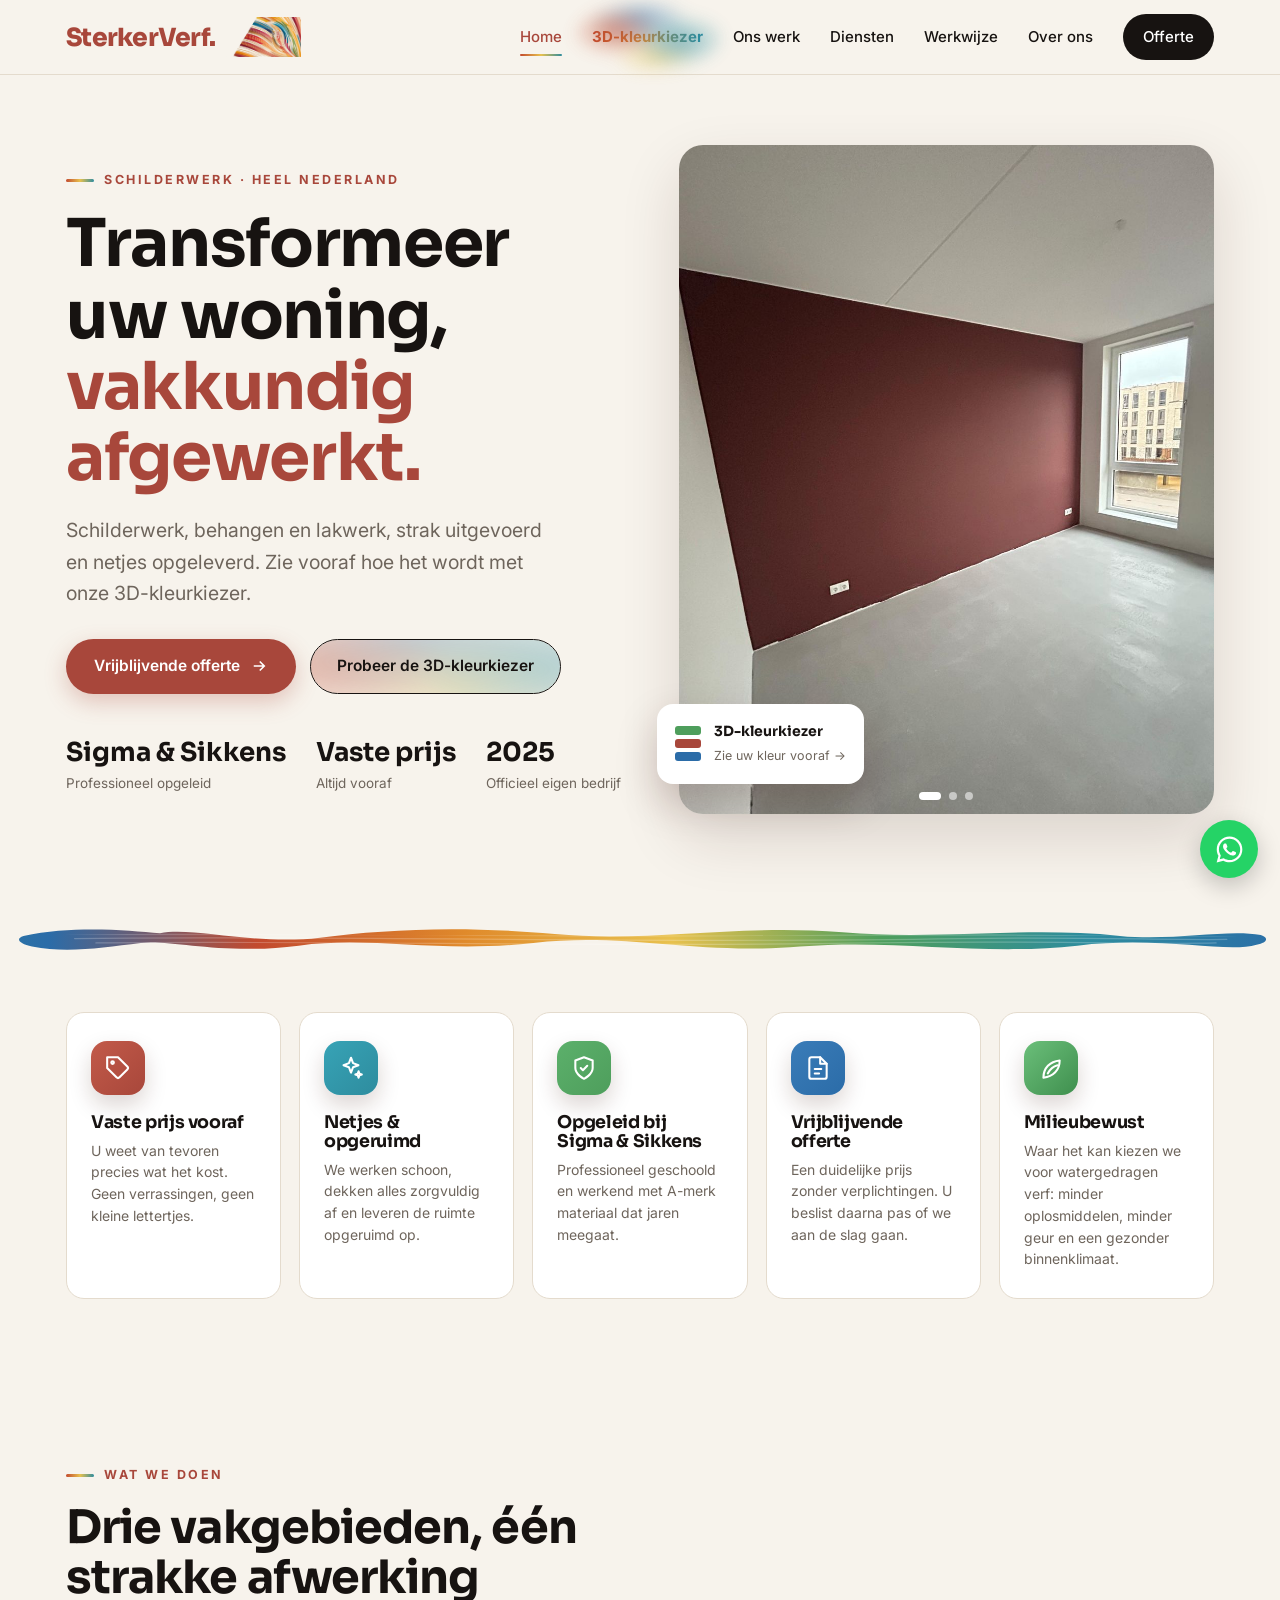
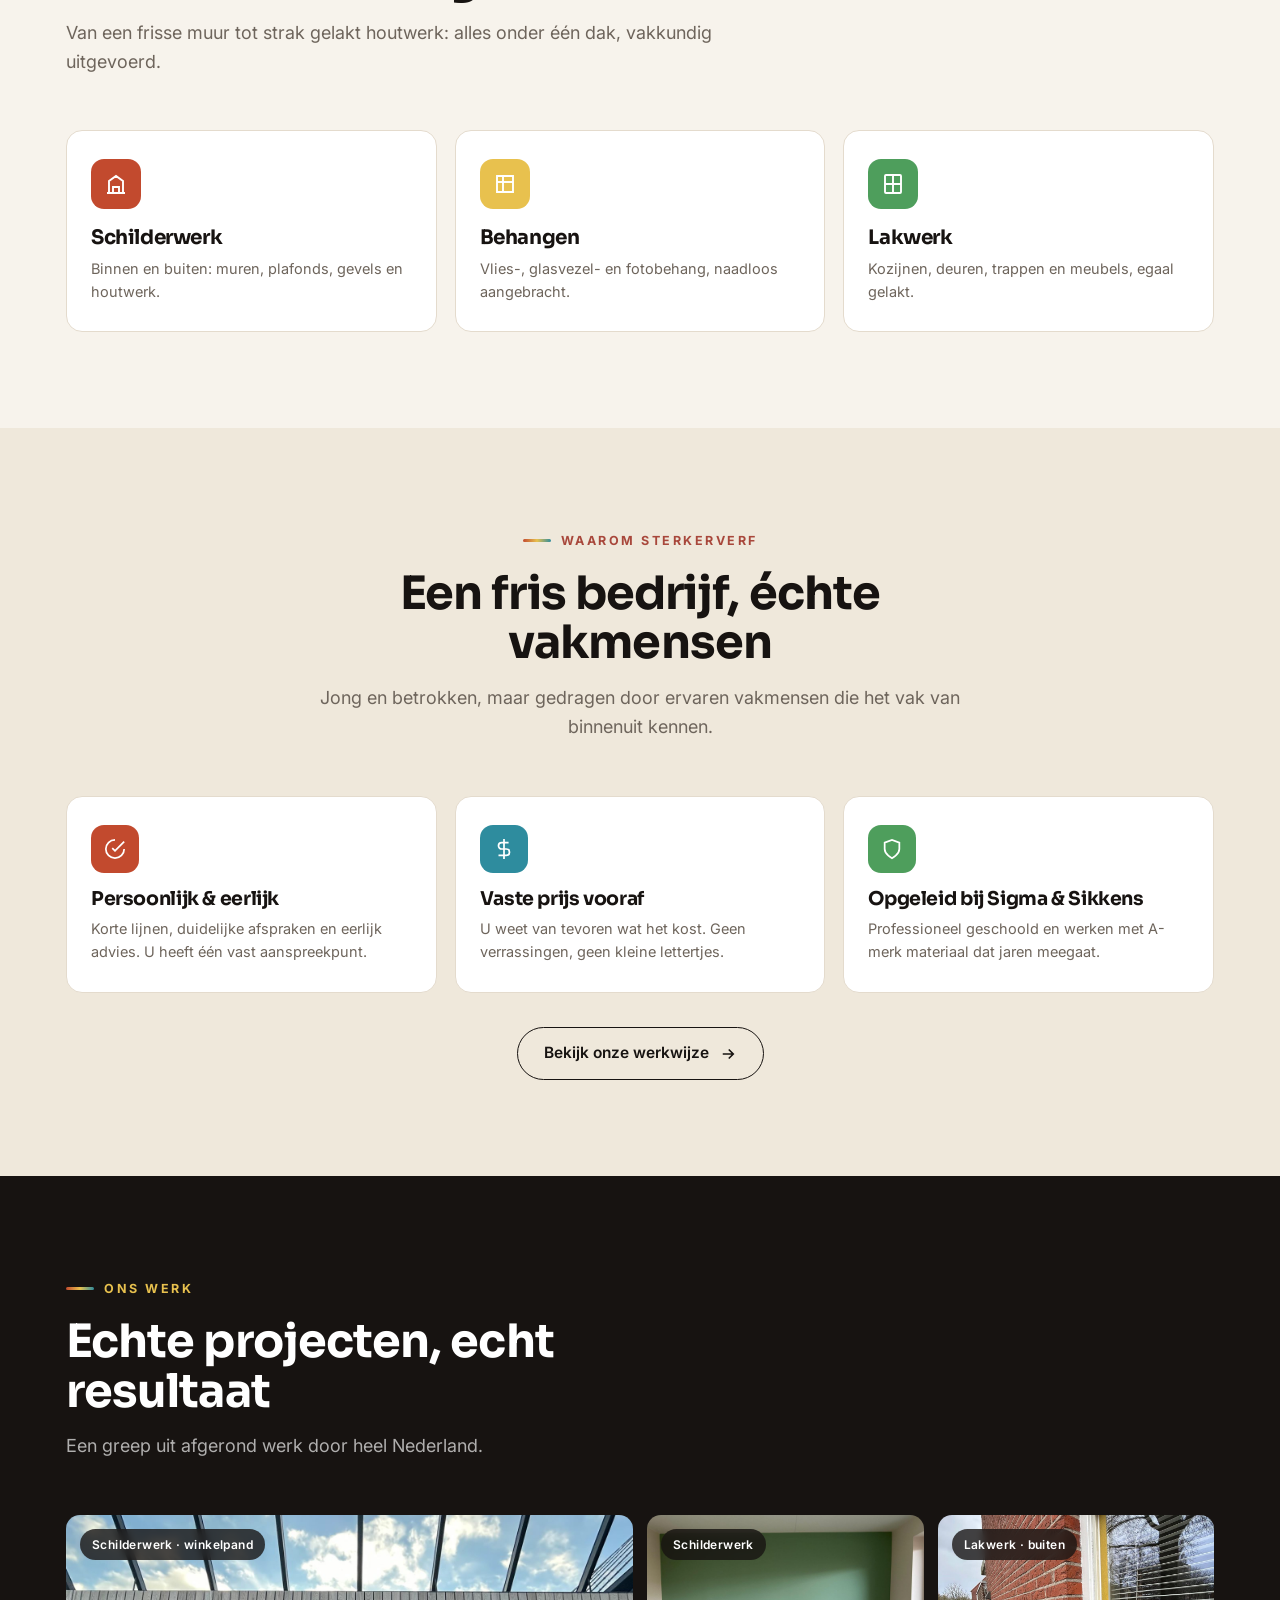
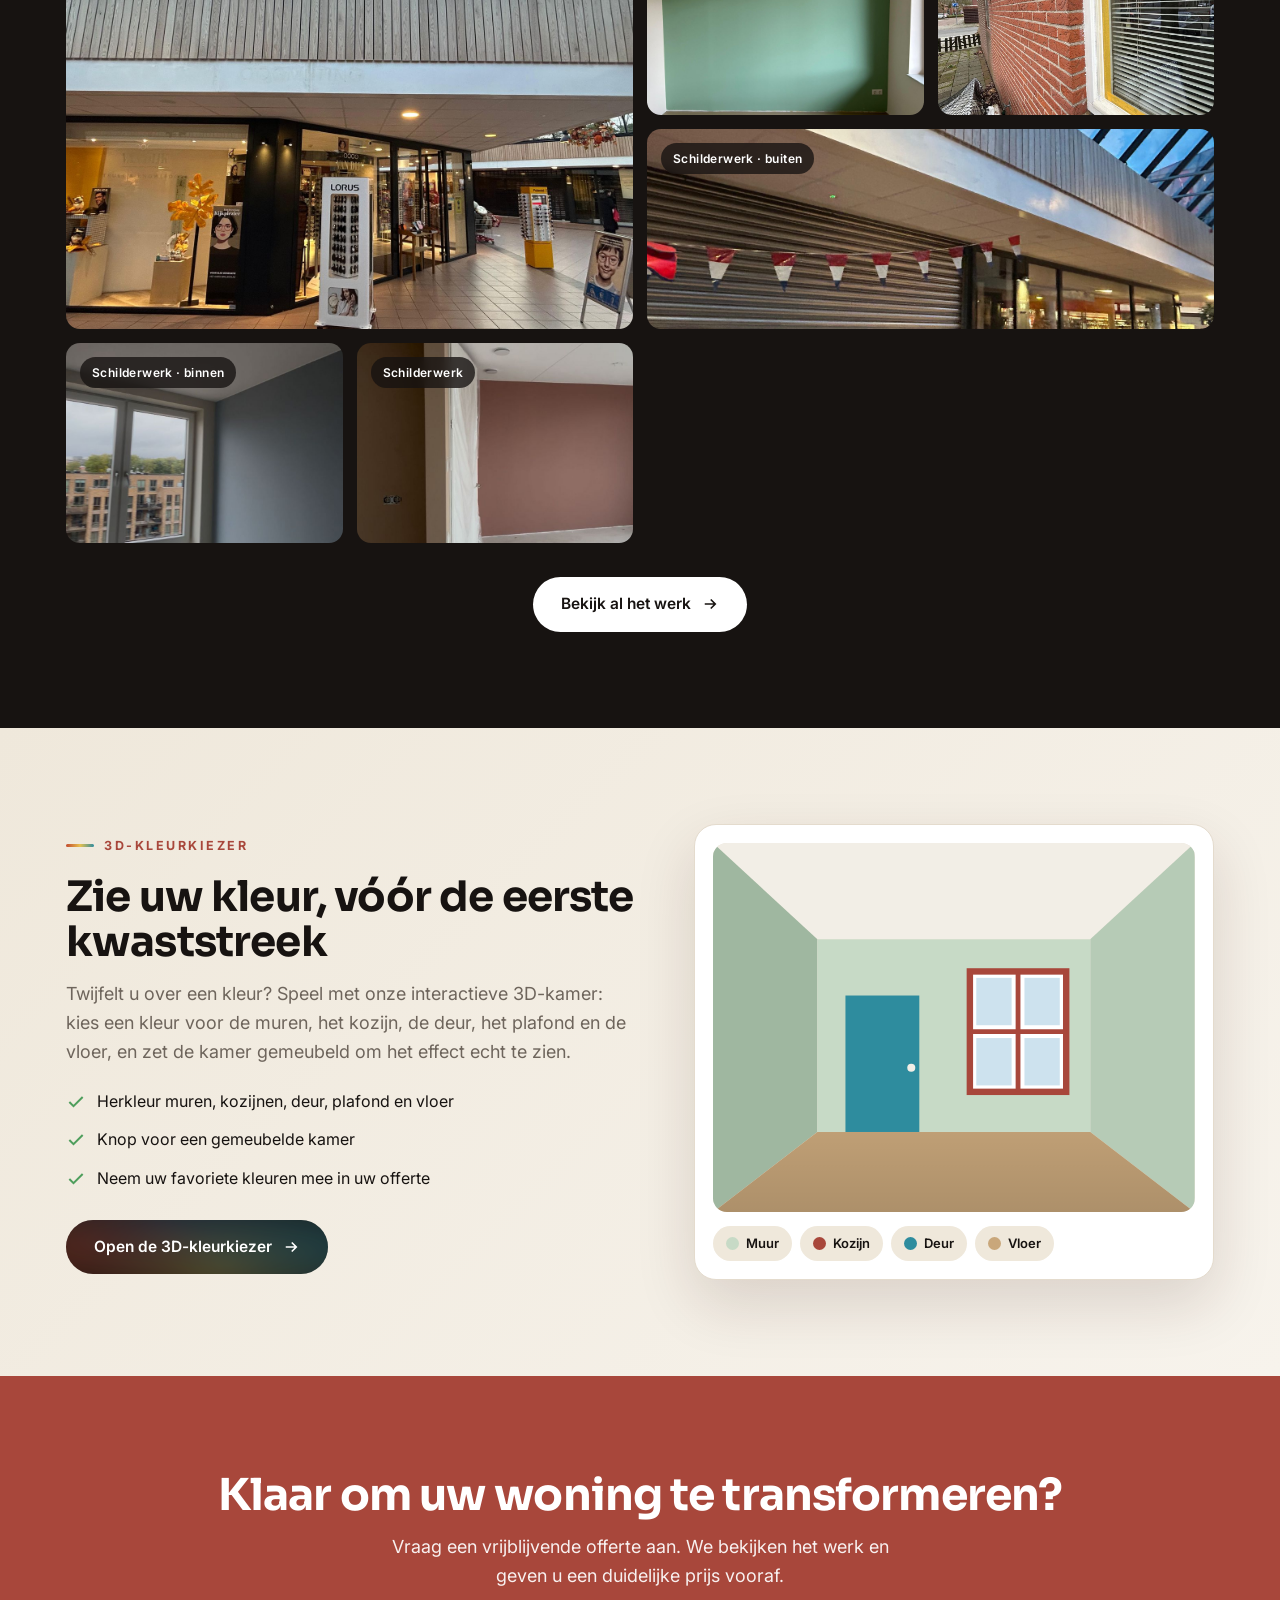
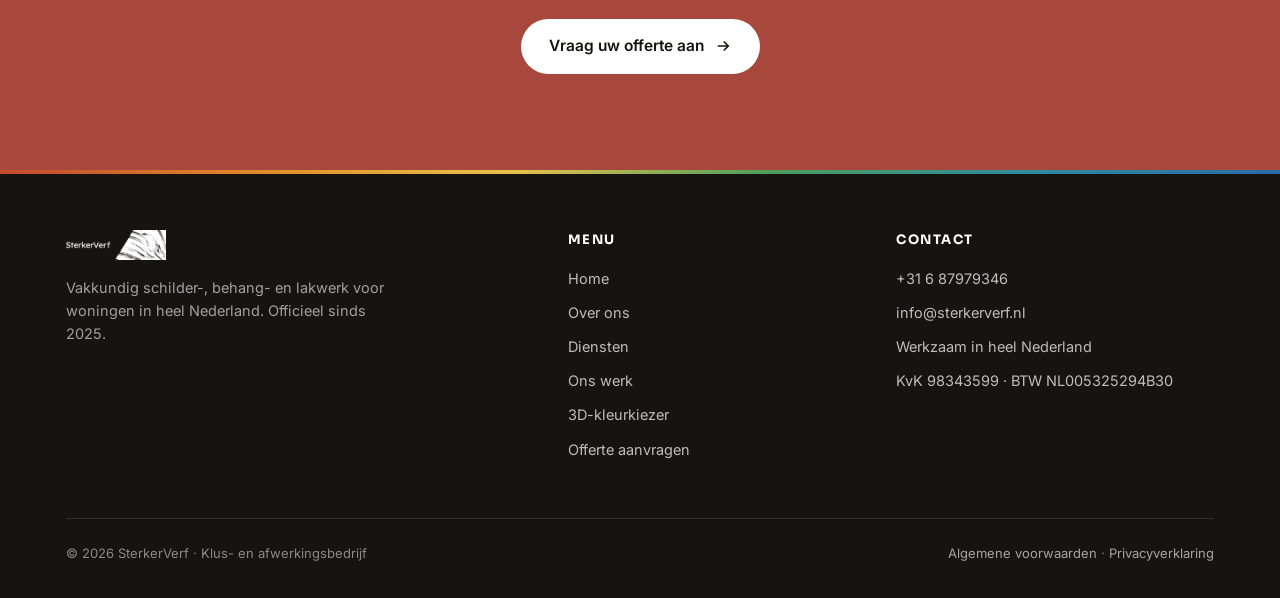
<file: index.html>
<!DOCTYPE html>
<html lang="nl">
<head>
<meta charset="UTF-8">
<meta name="viewport" content="width=device-width, initial-scale=1.0">
<title>SterkerVerf · Schilder-, behang- &amp; lakwerk in heel Nederland</title>
<meta name="description" content="SterkerVerf transformeert uw woning met vakkundig schilderwerk, behangen en lakwerk in heel Nederland. Probeer de 3D-kleurkiezer en vraag een vrijblijvende offerte aan.">
<link rel="preconnect" href="https://fonts.googleapis.com">
<link rel="preconnect" href="https://fonts.gstatic.com" crossorigin>
<link href="https://fonts.googleapis.com/css2?family=Sora:wght@500;600;700;800&family=Inter:wght@400;500;600&display=swap" rel="stylesheet">
<link rel="stylesheet" href="styles.css">
<style>
  /* HERO */
  .hero{padding:70px 0 84px;position:relative}
  .hero-grid{display:grid;grid-template-columns:1.02fr .98fr;gap:56px;align-items:center}
  .hero h1{font-size:clamp(40px,5.6vw,66px);margin-bottom:22px}
  .hero h1 .em{color:var(--terra)}
  .hero-lead{font-size:19.5px;color:var(--muted);max-width:500px;margin-bottom:30px}
  .hero-actions{display:flex;gap:14px;flex-wrap:wrap}
  .hero-meta{display:flex;gap:30px;margin-top:38px;flex-wrap:wrap}
  .hm-num{font-family:'Sora',sans-serif;font-weight:700;font-size:26px;color:var(--ink)}
  .hm-lbl{font-size:13.5px;color:var(--muted)}
  .hero-visual{position:relative}
  .hero-photo{border-radius:24px;overflow:hidden;aspect-ratio:4/5;box-shadow:var(--shadow);position:relative}
  .hero-photo img{position:absolute;inset:0;width:100%;height:100%;object-fit:cover;opacity:0;transition:opacity 1.1s ease}
  .hero-photo img.on{opacity:1}
  .hero-dots{position:absolute;left:0;right:0;bottom:14px;display:flex;justify-content:center;gap:8px;z-index:2}
  .hero-dots button{width:8px;height:8px;border-radius:50%;border:none;background:rgba(255,255,255,.55);cursor:pointer;padding:0;transition:.2s}
  .hero-dots button.on{background:#fff;width:22px;border-radius:5px}
  .hero-badge{position:absolute;left:-22px;bottom:30px;background:#fff;border-radius:16px;padding:16px 18px;box-shadow:0 18px 40px rgba(60,20,12,.22);display:flex;align-items:center;gap:13px;max-width:250px}
  .hero-badge .swatches{display:flex;flex-direction:column;gap:4px;flex:none}
  .hero-badge .swatches span{display:block;width:26px;height:9px;border-radius:3px}
  .hero-badge b{font-family:'Sora',sans-serif;font-size:14px;color:var(--ink);display:block}
  .hero-badge small{font-size:12.5px;color:var(--muted)}
  .hero-badge a{display:block}
  @media(max-width:860px){.hero-grid{grid-template-columns:1fr;gap:42px}.hero-visual{max-width:440px}.hero-badge{left:-8px}}

  /* BRUSHSTROKE DIVIDER (huisstijl-handtekening) */
  .brush-divide{line-height:0;margin:6px 0 -8px;position:relative}
  .brush-divide svg{display:block;width:100%;height:clamp(40px,5vw,62px);transform-origin:center;animation:brushWave 6s ease-in-out infinite}
  @keyframes brushWave{0%,100%{transform:translateY(0) scaleY(1)}25%{transform:translateY(-3px) scaleY(1.1)}50%{transform:translateY(3px) scaleY(.92)}75%{transform:translateY(-1px) scaleY(1.05)}}
  @media(prefers-reduced-motion:reduce){.brush-divide svg{animation:none}}

  /* USP ICON CARDS */
  .usp{background:var(--cream);padding:54px 0 64px}
  .usp-grid{display:grid;grid-template-columns:repeat(auto-fit,minmax(208px,1fr));gap:18px}
  .uspc{background:#fff;border:1px solid var(--line);border-radius:18px;padding:28px 24px;transition:transform .25s,box-shadow .25s}
  .uspc:hover{transform:translateY(-6px);box-shadow:var(--shadow)}
  .uspc .badge{width:54px;height:54px;border-radius:16px;display:flex;align-items:center;justify-content:center;color:#fff;margin-bottom:18px;box-shadow:0 10px 22px rgba(60,20,12,.18)}
  .uspc h3{font-size:17.5px;margin-bottom:8px}
  .uspc p{font-size:14px;color:var(--muted);line-height:1.55}
  @media(max-width:920px){.usp-grid{grid-template-columns:repeat(2,1fr)}}
  @media(max-width:520px){.usp-grid{grid-template-columns:1fr}}

  /* SERVICES */
  .svc-grid{display:grid;grid-template-columns:repeat(3,1fr);gap:18px}
  .why{background:var(--sand)}
  .why3{display:grid;grid-template-columns:repeat(3,1fr);gap:18px}
  .whyc{background:#fff;border:1px solid var(--line);border-radius:16px;padding:28px 24px}
  .whyc .ic{width:48px;height:48px;border-radius:13px;display:flex;align-items:center;justify-content:center;color:#fff;margin-bottom:16px}
  .whyc h3{font-size:19px;margin-bottom:8px}
  .whyc p{font-size:14.5px;color:var(--muted)}
  @media(max-width:820px){.why3{grid-template-columns:1fr}}
  .svc{background:var(--paper);border:1px solid var(--line);border-radius:16px;padding:28px 24px;transition:transform .25s,box-shadow .25s}
  .svc:hover{transform:translateY(-6px);box-shadow:var(--shadow)}
  .svc .ic{width:50px;height:50px;border-radius:13px;display:flex;align-items:center;justify-content:center;color:#fff;margin-bottom:18px}
  .svc h3{font-size:20px;margin-bottom:8px}
  .svc p{font-size:14.5px;color:var(--muted)}
  @media(max-width:920px){.svc-grid{grid-template-columns:repeat(2,1fr)}}
  @media(max-width:520px){.svc-grid{grid-template-columns:1fr}}

  /* WORK (dark) */
  .work{background:var(--ink);color:#fff}
  .work .sec-head h2{color:#fff}
  .work .sec-head p{color:rgba(255,255,255,.66)}
  .work-grid{display:grid;grid-template-columns:repeat(4,1fr);grid-auto-rows:200px;gap:14px}
  .work-grid .photo{border-radius:14px}
  .work-grid .big{grid-column:span 2;grid-row:span 2}
  .work-grid .wide{grid-column:span 2}
  .work-foot{margin-top:34px;display:flex;justify-content:center}
  @media(max-width:860px){.work-grid{grid-template-columns:repeat(2,1fr);grid-auto-rows:160px}.work-grid .big{grid-column:span 2}}

  /* COLOR TOOL TEASER */
  .tool{background:linear-gradient(135deg,var(--sand),var(--cream))}
  .tool-grid{display:grid;grid-template-columns:1.05fr .95fr;gap:54px;align-items:center}
  .tool-card{background:#fff;border-radius:22px;padding:18px;box-shadow:var(--shadow);border:1px solid var(--line)}
  .tool-room{border-radius:14px;overflow:hidden;display:block;width:100%;background:#EDE7DB}
  .tool-pills{display:flex;gap:8px;margin-top:14px;flex-wrap:wrap}
  .tool-pill{display:flex;align-items:center;gap:7px;font-size:13px;font-weight:600;color:var(--ink);background:var(--sand);border-radius:20px;padding:7px 13px}
  .tool-pill i{width:13px;height:13px;border-radius:50%;display:inline-block}
  .tool h2{font-size:clamp(28px,3.6vw,42px);margin-bottom:16px}
  .tool ul{list-style:none;margin:22px 0 28px}
  .tool li{display:flex;gap:11px;align-items:flex-start;margin-bottom:13px;font-size:16px;color:var(--ink)}
  .tool li svg{flex:none;margin-top:3px;color:var(--c-green)}
  @media(max-width:860px){.tool-grid{grid-template-columns:1fr;gap:36px}}

  /* CTA */
  .cta{background:var(--terra);color:#fff;text-align:center}
  .cta h2{font-size:clamp(28px,3.8vw,44px);margin-bottom:14px}
  .cta p{font-size:18px;opacity:.92;max-width:520px;margin:0 auto 28px}
</style>
</head>
<body>

<!-- NAV -->
<header class="nav">
  <div class="wrap nav-inner">
    <a href="index.html" class="brand" aria-label="SterkerVerf home"><span class="wordmark">SterkerVerf.</span><img class="brand-swirl" src="logo_swirl.png" alt=""></a>
    <nav class="nav-links" id="navLinks">
      <a href="index.html">Home</a>
      <a href="kleurkiezer.html">3D-kleurkiezer</a>
      <a href="portfolio.html">Ons werk</a>
      <a href="diensten.html">Diensten</a>
      <a href="werkwijze.html">Werkwijze</a>
      <a href="over-ons.html">Over ons</a>
      <a href="offerte.html" class="nav-cta">Offerte</a>
    </nav>
    <button class="nav-toggle" id="navToggle" aria-label="Menu" aria-expanded="false"><span></span><span></span><span></span></button>
  </div>
</header>

<!-- HERO -->
<section class="hero">
  <div class="wrap hero-grid">
    <div>
      <span class="eyebrow">Schilderwerk · heel Nederland</span>
      <h1>Transformeer uw woning, <span class="em">vakkundig afgewerkt.</span></h1>
      <p class="hero-lead">Schilderwerk, behangen en lakwerk, strak uitgevoerd en netjes opgeleverd. Zie vooraf hoe het wordt met onze 3D-kleurkiezer.</p>
      <div class="hero-actions">
        <a href="offerte.html" class="btn btn-primary">Vrijblijvende offerte
          <svg width="18" height="18" viewBox="0 0 24 24" fill="none" stroke="currentColor" stroke-width="2.2"><path d="M5 12h14M13 6l6 6-6 6"/></svg></a>
        <a href="kleurkiezer.html" class="btn btn-ghost kk-glow">Probeer de 3D-kleurkiezer</a>
      </div>
      <div class="hero-meta">
        <div><div class="hm-num">Sigma &amp; Sikkens</div><div class="hm-lbl">Professioneel opgeleid</div></div>
        <div><div class="hm-num">Vaste prijs</div><div class="hm-lbl">Altijd vooraf</div></div>
        <div><div class="hm-num">2025</div><div class="hm-lbl">Officieel eigen bedrijf</div></div>
      </div>
    </div>
    <div class="hero-visual">
      <div class="hero-photo" id="heroSlides">
        <img src="accent-wijnrood.jpg" class="on" alt="Woonkamer met warme wijnrode accentmuur">
        <img src="woonkamer-taupe.jpg" alt="Woonkamer in warme taupe geschilderd">
        <img src="hal-wit.jpg" alt="Strak wit geschilderde hal met deuren en kozijnen">
        <div class="hero-dots" id="heroDots"></div>
      </div>
      <a href="kleurkiezer.html" class="hero-badge">
        <span class="swatches"><span style="background:var(--c-green)"></span><span style="background:var(--terra)"></span><span style="background:var(--c-blue)"></span></span>
        <span><b>3D-kleurkiezer</b><small>Zie uw kleur vooraf →</small></span>
      </a>
    </div>
  </div>
</section>

<!-- BRUSHSTROKE DIVIDER -->
<div class="brush-divide" aria-hidden="true">
  <svg viewBox="0 0 1200 70" preserveAspectRatio="none" xmlns="http://www.w3.org/2000/svg">
    <defs>
      <linearGradient id="brushGrad" x1="0" y1="0" x2="1" y2="0" spreadMethod="repeat" gradientUnits="objectBoundingBox">
        <stop offset="0" stop-color="#C24A2E"/><stop offset=".167" stop-color="#E08A2B"/>
        <stop offset=".333" stop-color="#E8C14E"/><stop offset=".5" stop-color="#4E9E5C"/>
        <stop offset=".667" stop-color="#2E8C9E"/><stop offset=".833" stop-color="#2B6CA8"/>
        <stop offset="1" stop-color="#C24A2E"/>
        <animateTransform attributeName="gradientTransform" type="translate" from="0 0" to="1 0" dur="9s" repeatCount="indefinite"/>
      </linearGradient>
    </defs>
    <!-- kwaststreek met gerafelde uiteinden -->
    <path fill="url(#brushGrad)" d="M22 36 C 70 24 120 30 150 33 C 180 25 240 47 300 38 C 360 29 430 24 520 34 C 610 44 690 22 790 32 C 880 41 960 25 1050 36 C 1100 42 1150 28 1182 35 C 1190 38 1188 44 1178 46 C 1150 56 1090 36 1010 47 C 920 59 840 39 750 48 C 650 58 590 32 500 44 C 410 56 350 36 280 47 C 210 58 160 40 132 44 C 96 49 64 56 30 48 C 18 45 14 39 22 36 Z"/>
    <!-- droge-kwast strepen voor textuur -->
    <path fill="#fff" opacity=".18" d="M60 35 C 260 30 520 41 760 35 C 940 31 1080 39 1160 36"/>
    <g stroke="#fff" stroke-opacity=".22" stroke-width="1.4" fill="none" stroke-linecap="round">
      <path d="M70 39 C 300 35 600 45 900 39 C 1010 37 1100 41 1150 40"/>
      <path d="M90 44 C 320 41 560 49 820 44 C 980 41 1080 46 1140 44"/>
    </g>
  </svg>
</div>

<!-- USP ICON CARDS -->
<section class="usp">
  <div class="wrap usp-grid">
    <div class="uspc reveal">
      <div class="badge" style="background:linear-gradient(135deg,#c25a49,#a8473b)">
        <svg width="26" height="26" viewBox="0 0 24 24" fill="none" stroke="currentColor" stroke-width="1.9" stroke-linecap="round" stroke-linejoin="round"><path d="M20.6 13.4l-7.2 7.2a2 2 0 0 1-2.8 0L2 12V2h10l8.6 8.6a2 2 0 0 1 0 2.8z"/><circle cx="7" cy="7" r="1.2"/></svg>
      </div>
      <h3>Vaste prijs vooraf</h3>
      <p>U weet van tevoren precies wat het kost. Geen verrassingen, geen kleine lettertjes.</p>
    </div>
    <div class="uspc reveal">
      <div class="badge" style="background:linear-gradient(135deg,#37a3b6,#2e8c9e)">
        <svg width="26" height="26" viewBox="0 0 24 24" fill="none" stroke="currentColor" stroke-width="1.9" stroke-linecap="round" stroke-linejoin="round"><path d="M12 2.5l1.9 5 5 1.9-5 1.9L12 16.3l-1.9-5-5-1.9 5-1.9z"/><path d="M19 15l.8 2.2L22 18l-2.2.8L19 21l-.8-2.2L16 18l2.2-.8z"/></svg>
      </div>
      <h3>Netjes &amp; opgeruimd</h3>
      <p>We werken schoon, dekken alles zorgvuldig af en leveren de ruimte opgeruimd op.</p>
    </div>
    <div class="uspc reveal">
      <div class="badge" style="background:linear-gradient(135deg,#5cb06b,#4e9e5c)">
        <svg width="26" height="26" viewBox="0 0 24 24" fill="none" stroke="currentColor" stroke-width="1.9" stroke-linecap="round" stroke-linejoin="round"><path d="M12 22s8-4 8-10V5l-8-3-8 3v7c0 6 8 10 8 10z"/><path d="M9 12l2 2 4-4"/></svg>
      </div>
      <h3>Opgeleid bij Sigma &amp; Sikkens</h3>
      <p>Professioneel geschoold en werkend met A-merk materiaal dat jaren meegaat.</p>
    </div>
    <div class="uspc reveal">
      <div class="badge" style="background:linear-gradient(135deg,#3a7cb8,#2b6ca8)">
        <svg width="26" height="26" viewBox="0 0 24 24" fill="none" stroke="currentColor" stroke-width="1.9" stroke-linecap="round" stroke-linejoin="round"><path d="M14 2H6a2 2 0 0 0-2 2v16a2 2 0 0 0 2 2h12a2 2 0 0 0 2-2V8z"/><path d="M14 2v6h6"/><path d="M9 13h6M9 17h4"/></svg>
      </div>
      <h3>Vrijblijvende offerte</h3>
      <p>Een duidelijke prijs zonder verplichtingen. U beslist daarna pas of we aan de slag gaan.</p>
    </div>
    <div class="uspc reveal">
      <div class="badge" style="background:linear-gradient(135deg,#6bbf7a,#3f8f4e)">
        <svg width="26" height="26" viewBox="0 0 24 24" fill="none" stroke="currentColor" stroke-width="1.9" stroke-linecap="round" stroke-linejoin="round"><path d="M5 21c0-9 6-15 15-16 0 9-6 15-15 16z"/><path d="M9 17c2.5-4.5 5.5-6.5 9-7.5"/></svg>
      </div>
      <h3>Milieubewust</h3>
      <p>Waar het kan kiezen we voor watergedragen verf: minder oplosmiddelen, minder geur en een gezonder binnenklimaat.</p>
    </div>
  </div>
</section>

<!-- SERVICES -->
<section>
  <div class="wrap">
    <div class="sec-head reveal">
      <span class="eyebrow">Wat we doen</span>
      <h2>Drie vakgebieden, één strakke afwerking</h2>
      <p>Van een frisse muur tot strak gelakt houtwerk: alles onder één dak, vakkundig uitgevoerd.</p>
    </div>
    <div class="svc-grid">
      <a href="diensten.html" class="svc reveal">
        <div class="ic" style="background:var(--c-red)"><svg width="24" height="24" viewBox="0 0 24 24" fill="none" stroke="currentColor" stroke-width="1.9"><path d="M3 21h18M5 21V9l7-5 7 5v12M9 21v-6h6v6"/></svg></div>
        <h3>Schilderwerk</h3><p>Binnen en buiten: muren, plafonds, gevels en houtwerk.</p>
      </a>
      <a href="diensten.html" class="svc reveal">
        <div class="ic" style="background:var(--c-gold)"><svg width="24" height="24" viewBox="0 0 24 24" fill="none" stroke="currentColor" stroke-width="1.9"><path d="M4 4h16v16H4z"/><path d="M4 10h16"/><path d="M10 4v16"/></svg></div>
        <h3>Behangen</h3><p>Vlies-, glasvezel- en fotobehang, naadloos aangebracht.</p>
      </a>
      <a href="diensten.html" class="svc reveal">
        <div class="ic" style="background:var(--c-green)"><svg width="24" height="24" viewBox="0 0 24 24" fill="none" stroke="currentColor" stroke-width="1.9"><rect x="4" y="3" width="16" height="18" rx="1"/><path d="M4 12h16M12 3v18"/></svg></div>
        <h3>Lakwerk</h3><p>Kozijnen, deuren, trappen en meubels, egaal gelakt.</p>
      </a>
    </div>
  </div>
</section>

<!-- WAAROM -->
<section class="why">
  <div class="wrap">
    <div class="sec-head center reveal">
      <span class="eyebrow">Waarom SterkerVerf</span>
      <h2>Een fris bedrijf, échte vakmensen</h2>
      <p>Jong en betrokken, maar gedragen door ervaren vakmensen die het vak van binnenuit kennen.</p>
    </div>
    <div class="why3">
      <div class="whyc reveal"><div class="ic" style="background:var(--c-red)"><svg width="22" height="22" viewBox="0 0 24 24" fill="none" stroke="currentColor" stroke-width="1.9"><path d="M12 2a10 10 0 1 0 10 10M22 4L12 14.01l-3-3"/></svg></div><h3>Persoonlijk &amp; eerlijk</h3><p>Korte lijnen, duidelijke afspraken en eerlijk advies. U heeft één vast aanspreekpunt.</p></div>
      <div class="whyc reveal"><div class="ic" style="background:var(--c-teal)"><svg width="22" height="22" viewBox="0 0 24 24" fill="none" stroke="currentColor" stroke-width="1.9"><path d="M12 1v22M17 5H9.5a3.5 3.5 0 0 0 0 7h5a3.5 3.5 0 0 1 0 7H6"/></svg></div><h3>Vaste prijs vooraf</h3><p>U weet van tevoren wat het kost. Geen verrassingen, geen kleine lettertjes.</p></div>
      <div class="whyc reveal"><div class="ic" style="background:var(--c-green)"><svg width="22" height="22" viewBox="0 0 24 24" fill="none" stroke="currentColor" stroke-width="1.9"><path d="M12 22s8-4 8-10V5l-8-3-8 3v7c0 6 8 10 8 10z"/></svg></div><h3>Opgeleid bij Sigma &amp; Sikkens</h3><p>Professioneel geschoold en werken met A-merk materiaal dat jaren meegaat.</p></div>
    </div>
    <div style="text-align:center;margin-top:34px" class="reveal">
      <a href="werkwijze.html" class="btn btn-ghost">Bekijk onze werkwijze
        <svg width="18" height="18" viewBox="0 0 24 24" fill="none" stroke="currentColor" stroke-width="2.2"><path d="M5 12h14M13 6l6 6-6 6"/></svg></a>
    </div>
  </div>
</section>

<!-- WORK (dark) -->
<section class="work">
  <div class="wrap">
    <div class="sec-head reveal">
      <span class="eyebrow" style="color:var(--c-gold)">Ons werk</span>
      <h2>Echte projecten, echt resultaat</h2>
      <p>Een greep uit afgerond werk door heel Nederland.</p>
    </div>
    <div class="work-grid">
      <div class="photo big reveal"><img src="winkelpassage.jpg" alt="Schilderwerk in een winkelpassage"><span class="tag">Schilderwerk · winkelpand</span></div>
      <div class="photo reveal"><img src="accent-groen.jpg" alt="Groene accentmuur"><span class="tag">Schilderwerk</span></div>
      <div class="photo reveal"><img src="kozijn-oker.jpg" alt="Houten buitenkozijn gelakt"><span class="tag">Lakwerk · buiten</span></div>
      <div class="photo wide reveal"><img src="winkelpui.jpg" alt="Buitenschilderwerk aan een winkelpui"><span class="tag">Schilderwerk · buiten</span></div>
      <div class="photo reveal"><img src="kamer-grijs.jpg" alt="Kamer in grijstint geschilderd"><span class="tag">Schilderwerk · binnen</span></div>
      <div class="photo reveal"><img src="accent-oudroze.jpg" alt="Accentmuur in oud-roze"><span class="tag">Schilderwerk</span></div>
    </div>
    <div class="work-foot reveal"><a href="portfolio.html" class="btn btn-light">Bekijk al het werk
      <svg width="18" height="18" viewBox="0 0 24 24" fill="none" stroke="currentColor" stroke-width="2.2"><path d="M5 12h14M13 6l6 6-6 6"/></svg></a></div>
  </div>
</section>

<!-- COLOR TOOL TEASER -->
<section class="tool">
  <div class="wrap tool-grid">
    <div class="reveal">
      <span class="eyebrow">3D-kleurkiezer</span>
      <h2>Zie uw kleur, vóór de eerste kwaststreek</h2>
      <p style="font-size:18px;color:var(--muted)">Twijfelt u over een kleur? Speel met onze interactieve 3D-kamer: kies een kleur voor de muren, het kozijn, de deur, het plafond en de vloer, en zet de kamer gemeubeld om het effect echt te zien.</p>
      <ul>
        <li><svg width="20" height="20" viewBox="0 0 24 24" fill="none" stroke="currentColor" stroke-width="2.4"><path d="M20 6L9 17l-5-5"/></svg>Herkleur muren, kozijnen, deur, plafond en vloer</li>
        <li><svg width="20" height="20" viewBox="0 0 24 24" fill="none" stroke="currentColor" stroke-width="2.4"><path d="M20 6L9 17l-5-5"/></svg>Knop voor een gemeubelde kamer</li>
        <li><svg width="20" height="20" viewBox="0 0 24 24" fill="none" stroke="currentColor" stroke-width="2.4"><path d="M20 6L9 17l-5-5"/></svg>Neem uw favoriete kleuren mee in uw offerte</li>
      </ul>
      <a href="kleurkiezer.html" class="btn btn-dark kk-glow">Open de 3D-kleurkiezer
        <svg width="18" height="18" viewBox="0 0 24 24" fill="none" stroke="currentColor" stroke-width="2.2"><path d="M5 12h14M13 6l6 6-6 6"/></svg></a>
    </div>
    <div class="tool-card reveal">
      <!-- mini preview van de 3D-kamer -->
      <svg class="tool-room" viewBox="0 0 600 460" xmlns="http://www.w3.org/2000/svg" preserveAspectRatio="xMidYMid meet" aria-label="Voorbeeld 3D-kamer">
        <defs><linearGradient id="tp" x1="0" y1="0" x2="0" y2="1"><stop offset="0" stop-color="#000" stop-opacity=".05"/><stop offset="1" stop-color="#000" stop-opacity=".14"/></linearGradient></defs>
        <!-- ceiling --><polygon points="0,0 600,0 470,120 130,120" fill="#F2EEE6"/>
        <!-- left wall --><polygon points="0,0 130,120 130,360 0,460" fill="#9FB7A0"/>
        <!-- right wall --><polygon points="600,0 470,120 470,360 600,460" fill="#B6CBB6"/>
        <!-- back wall --><rect x="130" y="120" width="340" height="240" fill="#C7DAC6"/>
        <!-- floor --><polygon points="130,360 470,360 600,460 0,460" fill="#C9A77B"/>
        <polygon points="130,360 470,360 600,460 0,460" fill="url(#tp)"/>
        <!-- window/kozijn on back wall --><rect x="320" y="160" width="120" height="150" fill="#fff" stroke="#A8473B" stroke-width="8"/>
        <line x1="380" y1="160" x2="380" y2="310" stroke="#A8473B" stroke-width="6"/><line x1="320" y1="235" x2="440" y2="235" stroke="#A8473B" stroke-width="6"/>
        <rect x="328" y="168" width="44" height="59" fill="#CDE2EE"/><rect x="388" y="168" width="44" height="59" fill="#CDE2EE"/>
        <rect x="328" y="243" width="44" height="59" fill="#CDE2EE"/><rect x="388" y="243" width="44" height="59" fill="#CDE2EE"/>
        <!-- door on back wall --><rect x="165" y="190" width="92" height="170" fill="#2E8C9E"/><circle cx="247" cy="280" r="5" fill="#F2EEE6"/>
      </svg>
      <div class="tool-pills">
        <span class="tool-pill"><i style="background:#C7DAC6"></i>Muur</span>
        <span class="tool-pill"><i style="background:#A8473B"></i>Kozijn</span>
        <span class="tool-pill"><i style="background:#2E8C9E"></i>Deur</span>
        <span class="tool-pill"><i style="background:#C9A77B"></i>Vloer</span>
      </div>
    </div>
  </div>
</section>

<!-- CTA -->
<section class="cta">
  <div class="wrap reveal">
    <h2>Klaar om uw woning te transformeren?</h2>
    <p>Vraag een vrijblijvende offerte aan. We bekijken het werk en geven u een duidelijke prijs vooraf.</p>
    <a href="offerte.html" class="btn btn-light">Vraag uw offerte aan
      <svg width="18" height="18" viewBox="0 0 24 24" fill="none" stroke="currentColor" stroke-width="2.2"><path d="M5 12h14M13 6l6 6-6 6"/></svg></a>
  </div>
</section>

<!-- FOOTER -->
<footer>
  <div class="foot-top"></div>
  <div class="wrap">
    <div class="foot-inner">
      <div class="foot-brand">
        <img src="sterkerverf_logo_transparent.png" alt="SterkerVerf">
        <p>Vakkundig schilder-, behang- en lakwerk voor woningen in heel Nederland. Officieel sinds 2025.</p>
      </div>
      <div class="foot-col">
        <h4>Menu</h4>
        <a href="index.html">Home</a><a href="over-ons.html">Over ons</a><a href="diensten.html">Diensten</a><a href="portfolio.html">Ons werk</a><a href="kleurkiezer.html">3D-kleurkiezer</a><a href="offerte.html">Offerte aanvragen</a>
      </div>
      <div class="foot-col">
        <h4>Contact</h4>
        <a href="tel:+31687979346" class="fv">+31 6 87979346</a>
        <a href="mailto:info@sterkerverf.nl" class="fv">info@sterkerverf.nl</a>
        <span class="fv">Werkzaam in heel Nederland</span>
        <span class="fv">KvK 98343599 · BTW NL005325294B30</span>
      </div>
    </div>
    <div class="foot-bottom">
      <span>© <span data-year></span> SterkerVerf · Klus- en afwerkingsbedrijf</span>
      <span class="foot-legal"><a href="voorwaarden.html">Algemene voorwaarden</a> · <a href="privacy.html">Privacyverklaring</a></span>
    </div>
  </div>
</footer>

<script>
(function(){
  const wrap=document.getElementById('heroSlides'); if(!wrap) return;
  const imgs=wrap.querySelectorAll('img'); const dotsWrap=document.getElementById('heroDots');
  let i=0, timer;
  imgs.forEach((_,n)=>{ const b=document.createElement('button'); if(n===0)b.classList.add('on'); b.setAttribute('aria-label','Foto '+(n+1)); b.addEventListener('click',()=>go(n)); dotsWrap.appendChild(b); });
  const dots=dotsWrap.querySelectorAll('button');
  function go(n){ n=(n+imgs.length)%imgs.length; imgs[i].classList.remove('on'); dots[i].classList.remove('on'); i=n; imgs[i].classList.add('on'); dots[i].classList.add('on'); start(); }
  function start(){ clearInterval(timer); timer=setInterval(()=>go(i+1),4500); }
  start();
})();
</script>
<script src="main.js"></script>
</body>
</html>
</file>
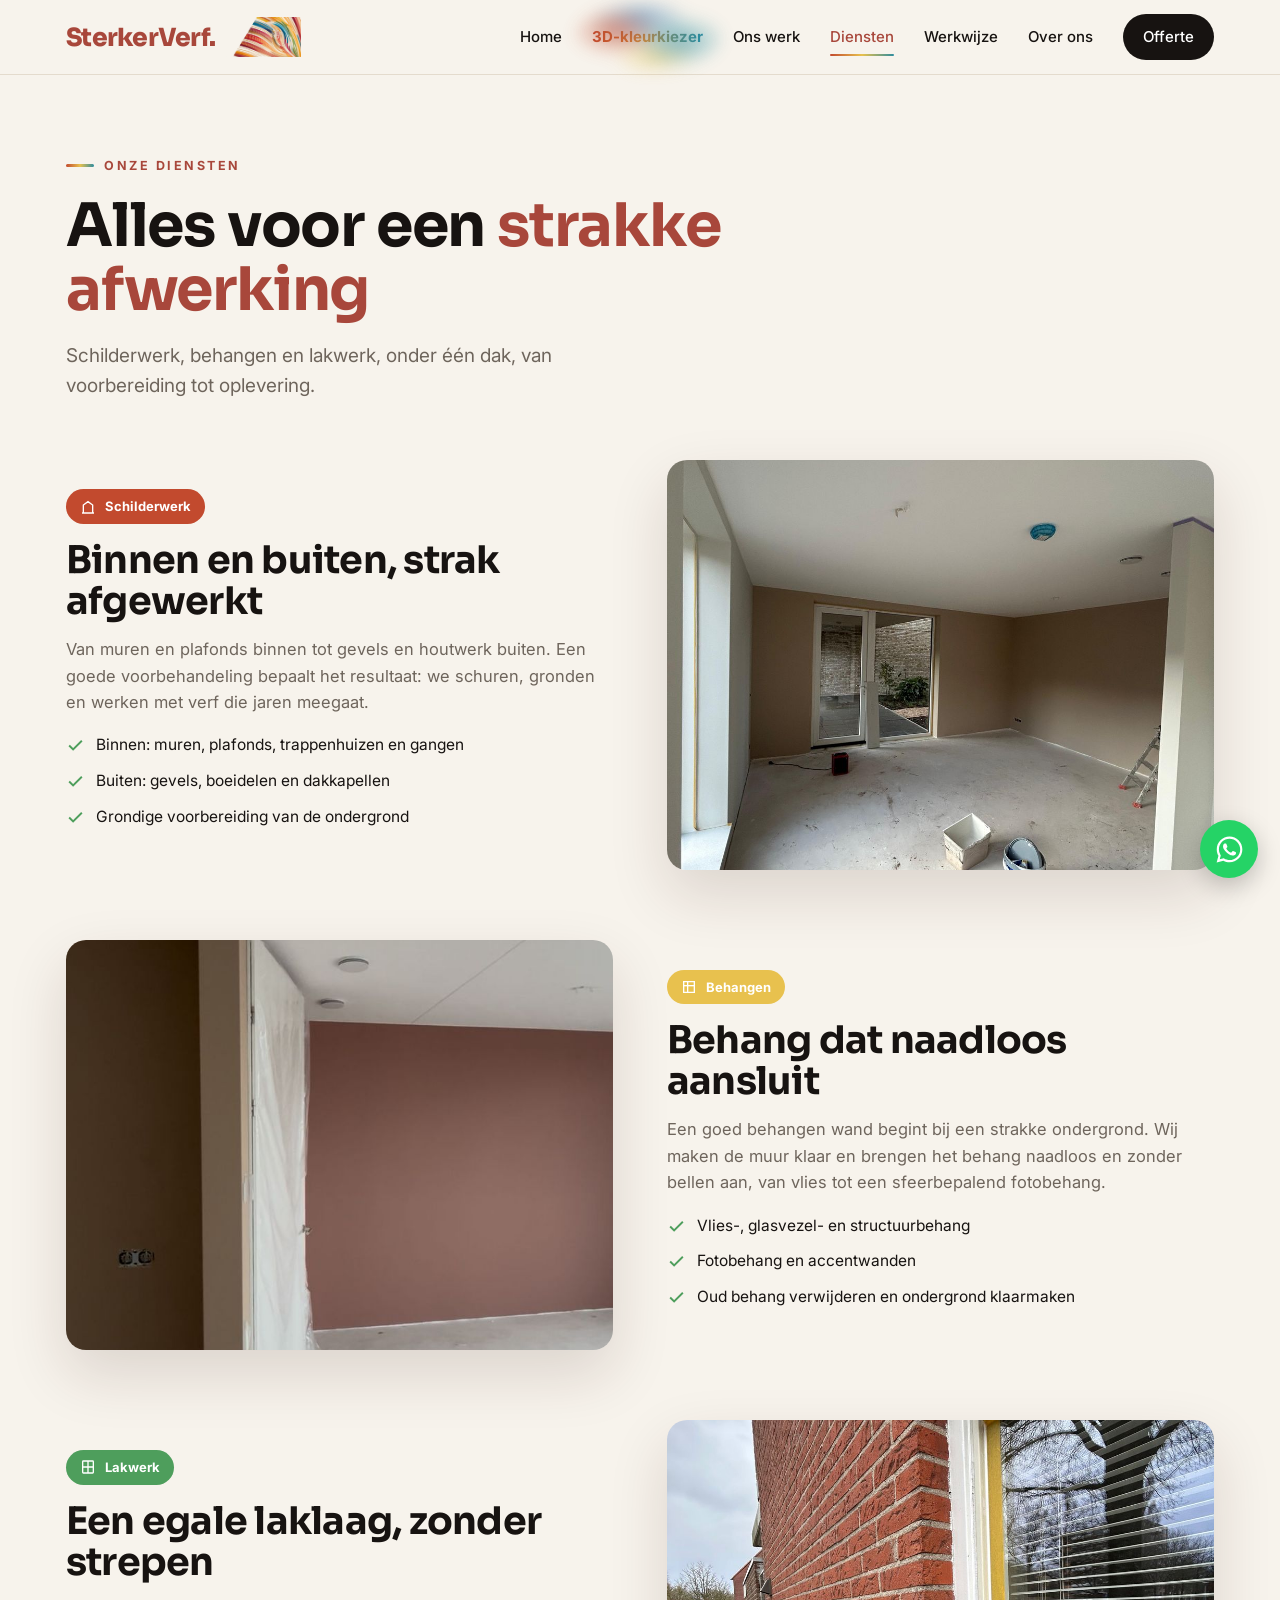
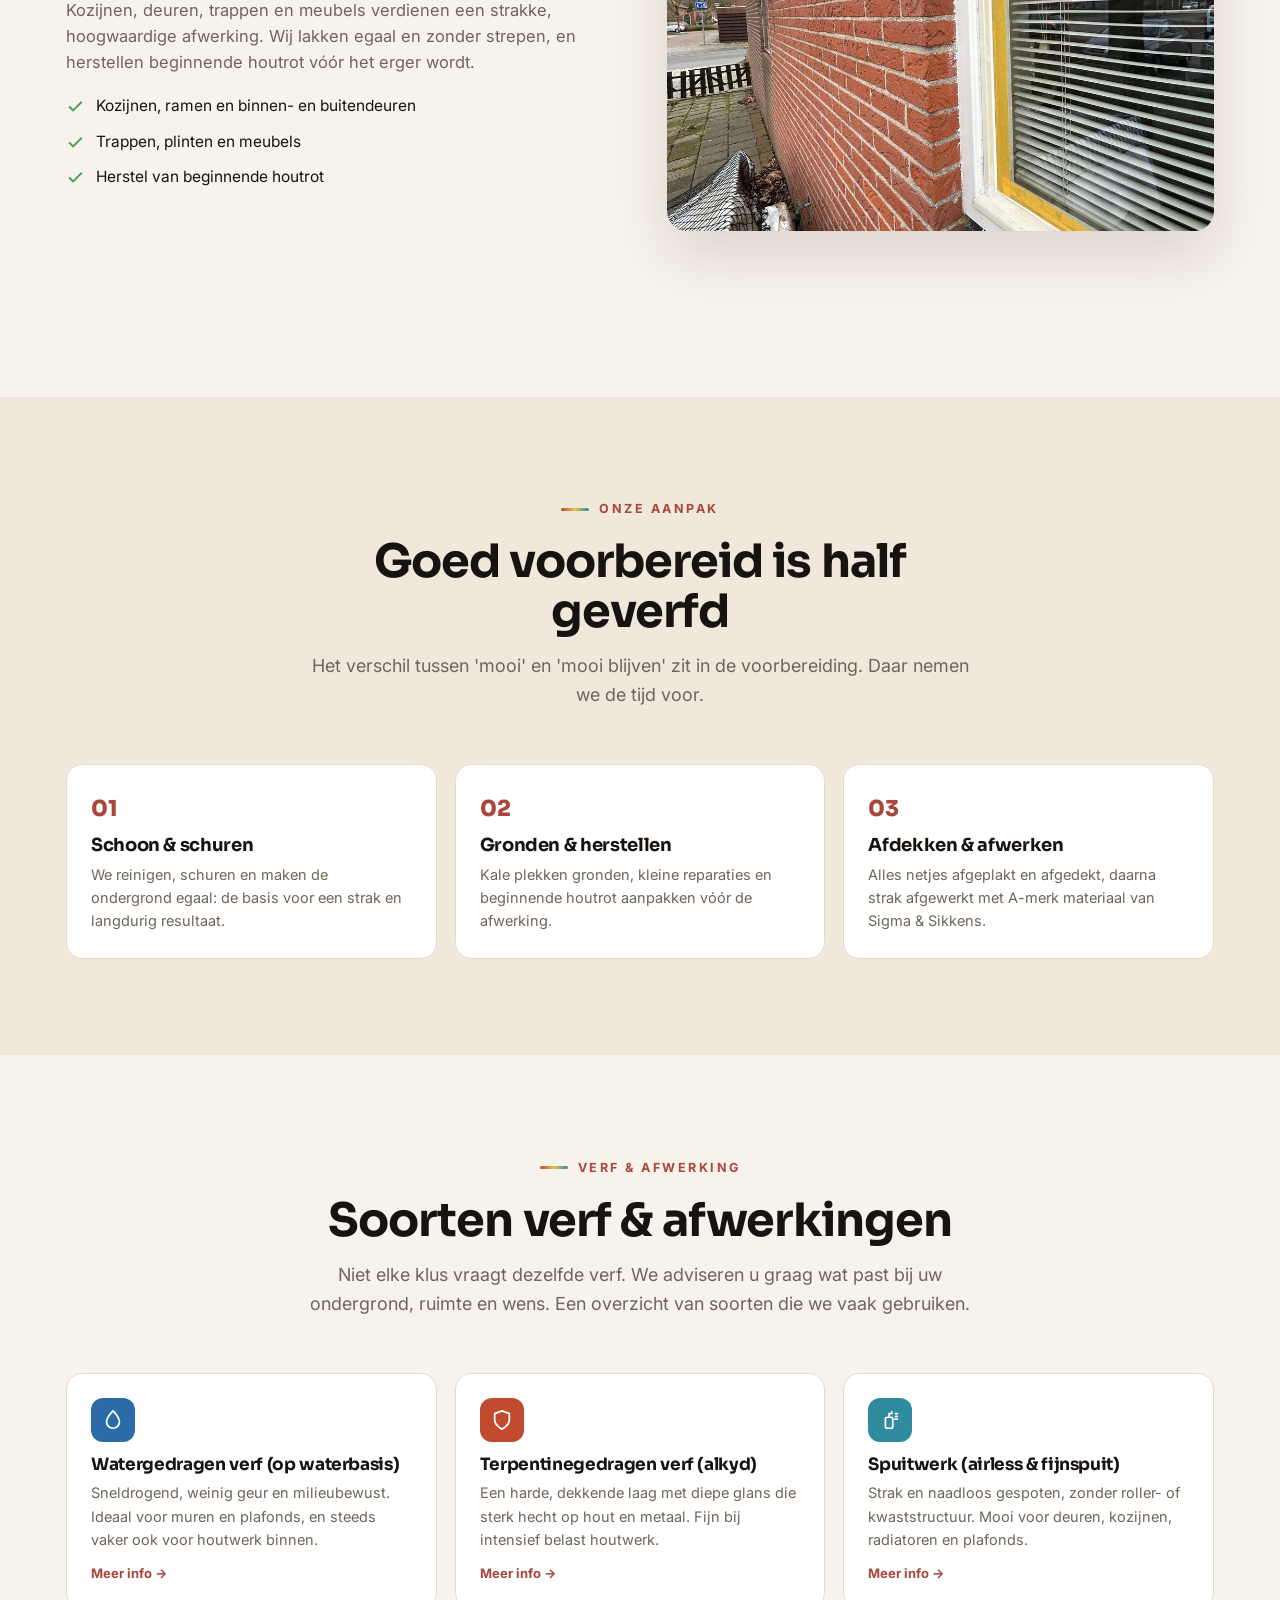
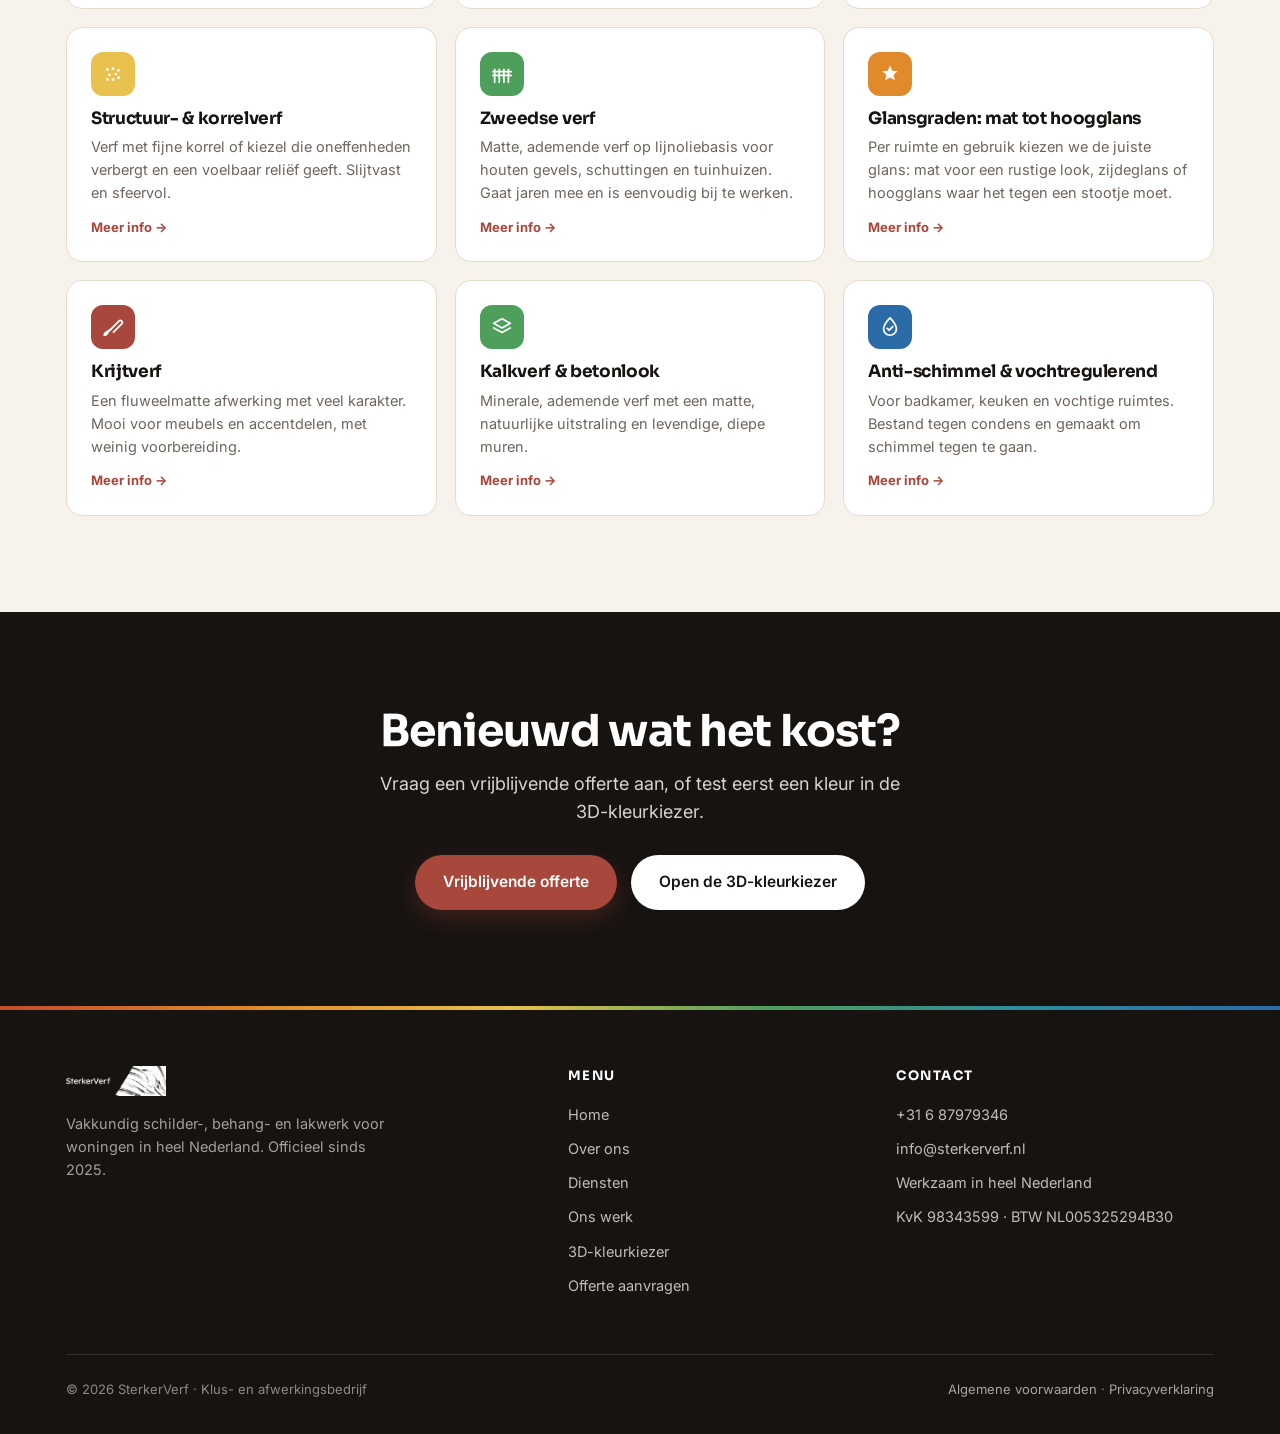
<file: diensten.html>
<!DOCTYPE html>
<html lang="nl">
<head>
<meta charset="UTF-8">
<meta name="viewport" content="width=device-width, initial-scale=1.0">
<title>Diensten · SterkerVerf</title>
<meta name="description" content="Schilderwerk, behangen en lakwerk. Vakkundig uitgevoerd door SterkerVerf in heel Nederland.">
<link rel="preconnect" href="https://fonts.googleapis.com">
<link rel="preconnect" href="https://fonts.gstatic.com" crossorigin>
<link href="https://fonts.googleapis.com/css2?family=Sora:wght@500;600;700;800&family=Inter:wght@400;500;600&display=swap" rel="stylesheet">
<link rel="stylesheet" href="styles.css">
<style>
  .block{display:grid;grid-template-columns:1fr 1fr;gap:54px;align-items:center;margin-bottom:70px}
  .block.flip .b-media{order:-1}
  .b-media{border-radius:20px;overflow:hidden;aspect-ratio:4/3;box-shadow:var(--shadow)}
  .b-media img{width:100%;height:100%;object-fit:cover}
  .b-tag{display:inline-flex;align-items:center;gap:9px;font-size:13px;font-weight:700;color:#fff;padding:7px 14px;border-radius:30px;margin-bottom:16px}
  .block h2{font-size:clamp(26px,3.2vw,38px);margin-bottom:14px}
  .block p{font-size:16.5px;color:var(--muted);margin-bottom:18px}
  .b-list{list-style:none}
  .b-list li{display:flex;gap:11px;align-items:flex-start;margin-bottom:11px;font-size:15.5px}
  .b-list svg{flex:none;margin-top:3px;color:var(--c-green)}
  @media(max-width:820px){.block{grid-template-columns:1fr;gap:30px;margin-bottom:54px}.block.flip .b-media{order:0}}
  .prep{background:var(--sand)}
  .prep-grid{display:grid;grid-template-columns:repeat(3,1fr);gap:18px}
  .prepc{background:#fff;border:1px solid var(--line);border-radius:16px;padding:26px 24px}
  .prepc .n{font-family:'Sora',sans-serif;font-weight:800;font-size:22px;color:var(--terra);margin-bottom:10px}
  .prepc h3{font-size:18px;margin-bottom:7px}
  .prepc p{font-size:14.5px;color:var(--muted)}
  @media(max-width:760px){.prep-grid{grid-template-columns:1fr}}
  .paint-grid{display:grid;grid-template-columns:repeat(3,1fr);gap:18px}
  @media(max-width:820px){.paint-grid{grid-template-columns:1fr 1fr}}
  @media(max-width:560px){.paint-grid{grid-template-columns:1fr}}
  .paintc{background:#fff;border:1px solid var(--line);border-radius:16px;padding:24px;transition:transform .25s,box-shadow .25s}
  .paintc:hover{transform:translateY(-5px);box-shadow:var(--shadow)}
  .paintc .pi{width:44px;height:44px;border-radius:12px;display:flex;align-items:center;justify-content:center;color:#fff;margin-bottom:14px}
  .paintc h3{font-size:17px;margin-bottom:7px}
  .paintc p{font-size:14.5px;color:var(--muted)}
  .paintc{cursor:pointer;position:relative}
  .paintc .more{display:block;margin-top:12px;font-size:13px;font-weight:700;color:var(--terra)}
  .paintc:focus-visible{outline:3px solid var(--c-teal);outline-offset:2px}
  /* modal */
  .pmodal{position:fixed;inset:0;background:rgba(15,12,10,.62);backdrop-filter:blur(3px);display:none;align-items:center;justify-content:center;z-index:300;padding:24px}
  .pmodal.open{display:flex}
  .pmodal-card{background:#fff;border-radius:22px;max-width:560px;width:100%;max-height:88vh;overflow:auto;box-shadow:var(--shadow);position:relative;animation:pmIn .25s ease}
  @keyframes pmIn{from{opacity:0;transform:translateY(14px)}to{opacity:1;transform:none}}
  .pmodal-illu{aspect-ratio:16/10;background:var(--sand);border-radius:22px 22px 0 0;overflow:hidden}
  .pmodal-illu svg{width:100%;height:100%;display:block}
  .pmodal-body{padding:26px 28px 30px}
  .pmodal-body h3{font-size:23px;margin-bottom:12px}
  .pmodal-body p{font-size:15.5px;color:var(--muted);margin-bottom:0}
  .pmodal-close{position:absolute;top:14px;right:16px;width:38px;height:38px;border-radius:50%;background:rgba(255,255,255,.92);border:none;font-size:24px;line-height:1;cursor:pointer;color:var(--ink);z-index:1;box-shadow:0 4px 12px rgba(0,0,0,.15)}
</style>
</head>
<body>

<header class="nav">
  <div class="wrap nav-inner">
    <a href="index.html" class="brand" aria-label="SterkerVerf home"><span class="wordmark">SterkerVerf.</span><img class="brand-swirl" src="logo_swirl.png" alt=""></a>
    <nav class="nav-links" id="navLinks">
      <a href="index.html">Home</a>
      <a href="kleurkiezer.html">3D-kleurkiezer</a>
      <a href="portfolio.html">Ons werk</a>
      <a href="diensten.html">Diensten</a>
      <a href="werkwijze.html">Werkwijze</a>
      <a href="over-ons.html">Over ons</a>
      <a href="offerte.html" class="nav-cta">Offerte</a>
    </nav>
    <button class="nav-toggle" id="navToggle" aria-label="Menu" aria-expanded="false"><span></span><span></span><span></span></button>
  </div>
</header>

<section class="phero">
  <div class="wrap">
    <span class="eyebrow">Onze diensten</span>
    <h1>Alles voor een <span class="em">strakke afwerking</span></h1>
    <p class="lead">Schilderwerk, behangen en lakwerk, onder één dak, van voorbereiding tot oplevering.</p>
  </div>
</section>

<section style="padding-top:40px">
  <div class="wrap">

    <!-- SCHILDERWERK -->
    <div class="block reveal">
      <div>
        <span class="b-tag" style="background:var(--c-red)"><svg width="16" height="16" viewBox="0 0 24 24" fill="none" stroke="currentColor" stroke-width="2"><path d="M3 21h18M5 21V9l7-5 7 5v12"/></svg>Schilderwerk</span>
        <h2>Binnen en buiten, strak afgewerkt</h2>
        <p>Van muren en plafonds binnen tot gevels en houtwerk buiten. Een goede voorbehandeling bepaalt het resultaat: we schuren, gronden en werken met verf die jaren meegaat.</p>
        <ul class="b-list">
          <li><svg width="19" height="19" viewBox="0 0 24 24" fill="none" stroke="currentColor" stroke-width="2.4"><path d="M20 6L9 17l-5-5"/></svg>Binnen: muren, plafonds, trappenhuizen en gangen</li>
          <li><svg width="19" height="19" viewBox="0 0 24 24" fill="none" stroke="currentColor" stroke-width="2.4"><path d="M20 6L9 17l-5-5"/></svg>Buiten: gevels, boeidelen en dakkapellen</li>
          <li><svg width="19" height="19" viewBox="0 0 24 24" fill="none" stroke="currentColor" stroke-width="2.4"><path d="M20 6L9 17l-5-5"/></svg>Grondige voorbereiding van de ondergrond</li>
        </ul>
      </div>
      <div class="b-media"><img src="woonkamer-taupe.jpg" alt="Strak geschilderde woonkamer"></div>
    </div>

    <!-- BEHANGEN -->
    <div class="block flip reveal">
      <div>
        <span class="b-tag" style="background:var(--c-gold)"><svg width="16" height="16" viewBox="0 0 24 24" fill="none" stroke="currentColor" stroke-width="2"><path d="M4 4h16v16H4z"/><path d="M4 10h16"/><path d="M10 4v16"/></svg>Behangen</span>
        <h2>Behang dat naadloos aansluit</h2>
        <p>Een goed behangen wand begint bij een strakke ondergrond. Wij maken de muur klaar en brengen het behang naadloos en zonder bellen aan, van vlies tot een sfeerbepalend fotobehang.</p>
        <ul class="b-list">
          <li><svg width="19" height="19" viewBox="0 0 24 24" fill="none" stroke="currentColor" stroke-width="2.4"><path d="M20 6L9 17l-5-5"/></svg>Vlies-, glasvezel- en structuurbehang</li>
          <li><svg width="19" height="19" viewBox="0 0 24 24" fill="none" stroke="currentColor" stroke-width="2.4"><path d="M20 6L9 17l-5-5"/></svg>Fotobehang en accentwanden</li>
          <li><svg width="19" height="19" viewBox="0 0 24 24" fill="none" stroke="currentColor" stroke-width="2.4"><path d="M20 6L9 17l-5-5"/></svg>Oud behang verwijderen en ondergrond klaarmaken</li>
        </ul>
      </div>
      <div class="b-media"><img src="accent-oudroze.jpg" alt="Strak afgewerkte wand"></div>
    </div>

    <!-- LAKWERK -->
    <div class="block reveal">
      <div>
        <span class="b-tag" style="background:var(--c-green)"><svg width="16" height="16" viewBox="0 0 24 24" fill="none" stroke="currentColor" stroke-width="2"><rect x="4" y="3" width="16" height="18" rx="1"/><path d="M4 12h16M12 3v18"/></svg>Lakwerk</span>
        <h2>Een egale laklaag, zonder strepen</h2>
        <p>Kozijnen, deuren, trappen en meubels verdienen een strakke, hoogwaardige afwerking. Wij lakken egaal en zonder strepen, en herstellen beginnende houtrot vóór het erger wordt.</p>
        <ul class="b-list">
          <li><svg width="19" height="19" viewBox="0 0 24 24" fill="none" stroke="currentColor" stroke-width="2.4"><path d="M20 6L9 17l-5-5"/></svg>Kozijnen, ramen en binnen- en buitendeuren</li>
          <li><svg width="19" height="19" viewBox="0 0 24 24" fill="none" stroke="currentColor" stroke-width="2.4"><path d="M20 6L9 17l-5-5"/></svg>Trappen, plinten en meubels</li>
          <li><svg width="19" height="19" viewBox="0 0 24 24" fill="none" stroke="currentColor" stroke-width="2.4"><path d="M20 6L9 17l-5-5"/></svg>Herstel van beginnende houtrot</li>
        </ul>
      </div>
      <div class="b-media"><img src="kozijn-oker.jpg" alt="Strak gelakt houten kozijn"></div>
    </div>

  </div>
</section>

<section class="prep">
  <div class="wrap">
    <div class="sec-head center reveal"><span class="eyebrow">Onze aanpak</span><h2>Goed voorbereid is half geverfd</h2><p>Het verschil tussen 'mooi' en 'mooi blijven' zit in de voorbereiding. Daar nemen we de tijd voor.</p></div>
    <div class="prep-grid">
      <div class="prepc reveal"><div class="n">01</div><h3>Schoon &amp; schuren</h3><p>We reinigen, schuren en maken de ondergrond egaal: de basis voor een strak en langdurig resultaat.</p></div>
      <div class="prepc reveal"><div class="n">02</div><h3>Gronden &amp; herstellen</h3><p>Kale plekken gronden, kleine reparaties en beginnende houtrot aanpakken vóór de afwerking.</p></div>
      <div class="prepc reveal"><div class="n">03</div><h3>Afdekken &amp; afwerken</h3><p>Alles netjes afgeplakt en afgedekt, daarna strak afgewerkt met A-merk materiaal van Sigma &amp; Sikkens.</p></div>
    </div>
  </div>
</section>

<section>
  <div class="wrap">
    <div class="sec-head center reveal"><span class="eyebrow">Verf &amp; afwerking</span><h2>Soorten verf &amp; afwerkingen</h2><p>Niet elke klus vraagt dezelfde verf. We adviseren u graag wat past bij uw ondergrond, ruimte en wens. Een overzicht van soorten die we vaak gebruiken.</p></div>
    <div class="paint-grid">

      <div class="paintc reveal">
        <div class="pi" style="background:var(--c-blue)"><svg width="22" height="22" viewBox="0 0 24 24" fill="none" stroke="currentColor" stroke-width="1.9" stroke-linejoin="round"><path d="M12 2s7 7 7 12a7 7 0 0 1-14 0c0-5 7-12 7-12z"/></svg></div>
        <h3>Watergedragen verf (op waterbasis)</h3>
        <p>Sneldrogend, weinig geur en milieubewust. Ideaal voor muren en plafonds, en steeds vaker ook voor houtwerk binnen.</p>
      </div>

      <div class="paintc reveal">
        <div class="pi" style="background:var(--c-red)"><svg width="22" height="22" viewBox="0 0 24 24" fill="none" stroke="currentColor" stroke-width="1.9" stroke-linejoin="round"><path d="M12 22s8-4 8-10V5l-8-3-8 3v7c0 6 8 10 8 10z"/></svg></div>
        <h3>Terpentinegedragen verf (alkyd)</h3>
        <p>Een harde, dekkende laag met diepe glans die sterk hecht op hout en metaal. Fijn bij intensief belast houtwerk.</p>
      </div>

      <div class="paintc reveal">
        <div class="pi" style="background:var(--c-teal)"><svg width="22" height="22" viewBox="0 0 24 24" fill="none" stroke="currentColor" stroke-width="1.9" stroke-linecap="round" stroke-linejoin="round"><rect x="7" y="9" width="8" height="12" rx="2"/><path d="M11 9V5h3V3M18 5h2M18 8h2M17.5 11h2.5"/></svg></div>
        <h3>Spuitwerk (airless &amp; fijnspuit)</h3>
        <p>Strak en naadloos gespoten, zonder roller- of kwaststructuur. Mooi voor deuren, kozijnen, radiatoren en plafonds.</p>
      </div>

      <div class="paintc reveal">
        <div class="pi" style="background:var(--c-gold)"><svg width="22" height="22" viewBox="0 0 24 24" fill="currentColor" stroke="none"><circle cx="6" cy="7" r="1.5"/><circle cx="12" cy="6" r="1.5"/><circle cx="18" cy="8" r="1.5"/><circle cx="8" cy="13" r="1.5"/><circle cx="15" cy="12" r="1.5"/><circle cx="6" cy="18" r="1.5"/><circle cx="12" cy="18" r="1.5"/><circle cx="18" cy="16" r="1.5"/></svg></div>
        <h3>Structuur- &amp; korrelverf</h3>
        <p>Verf met fijne korrel of kiezel die oneffenheden verbergt en een voelbaar reli&euml;f geeft. Slijtvast en sfeervol.</p>
      </div>

      <div class="paintc reveal">
        <div class="pi" style="background:var(--c-green)"><svg width="22" height="22" viewBox="0 0 24 24" fill="none" stroke="currentColor" stroke-width="1.9" stroke-linecap="round"><path d="M4 21V7M9 21V7M14 21V7M19 21V7M2 9.5h20M2 13.5h20"/></svg></div>
        <h3>Zweedse verf</h3>
        <p>Matte, ademende verf op lijnoliebasis voor houten gevels, schuttingen en tuinhuizen. Gaat jaren mee en is eenvoudig bij te werken.</p>
      </div>

      <div class="paintc reveal">
        <div class="pi" style="background:var(--c-orange)"><svg width="22" height="22" viewBox="0 0 24 24" fill="currentColor" stroke="none"><path d="M12 2.5l2.4 5.9 6.1 .5-4.6 4 1.4 6L12 15.7 6.7 18.9l1.4-6-4.6-4 6.1-.5z"/></svg></div>
        <h3>Glansgraden: mat tot hoogglans</h3>
        <p>Per ruimte en gebruik kiezen we de juiste glans: mat voor een rustige look, zijdeglans of hoogglans waar het tegen een stootje moet.</p>
      </div>

      <div class="paintc reveal">
        <div class="pi" style="background:var(--terra)"><svg width="22" height="22" viewBox="0 0 24 24" fill="none" stroke="currentColor" stroke-width="1.9" stroke-linecap="round" stroke-linejoin="round"><path d="M9.5 14.5 18.5 5.5a2.1 2.1 0 0 1 3 3l-9 9"/><path d="M9.5 14.5 6.5 17.5S5.5 21 2.5 21c0-3 3.5-4 3.5-4z"/></svg></div>
        <h3>Krijtverf</h3>
        <p>Een fluweelmatte afwerking met veel karakter. Mooi voor meubels en accentdelen, met weinig voorbereiding.</p>
      </div>

      <div class="paintc reveal">
        <div class="pi" style="background:var(--c-green)"><svg width="22" height="22" viewBox="0 0 24 24" fill="none" stroke="currentColor" stroke-width="1.9" stroke-linecap="round" stroke-linejoin="round"><path d="M12 3 3 8l9 5 9-5z"/><path d="M3 13l9 5 9-5"/></svg></div>
        <h3>Kalkverf &amp; betonlook</h3>
        <p>Minerale, ademende verf met een matte, natuurlijke uitstraling en levendige, diepe muren.</p>
      </div>

      <div class="paintc reveal">
        <div class="pi" style="background:var(--c-blue)"><svg width="22" height="22" viewBox="0 0 24 24" fill="none" stroke="currentColor" stroke-width="1.9" stroke-linecap="round" stroke-linejoin="round"><path d="M12 2s7 7 7 12a7 7 0 0 1-14 0c0-5 7-12 7-12z"/><path d="M9 13.5l2 2 4-4"/></svg></div>
        <h3>Anti-schimmel &amp; vochtregulerend</h3>
        <p>Voor badkamer, keuken en vochtige ruimtes. Bestand tegen condens en gemaakt om schimmel tegen te gaan.</p>
      </div>

    </div>
  </div>
</section>

<section class="cta" style="background:var(--ink);color:#fff;text-align:center">
  <div class="wrap reveal">
    <h2 style="font-size:clamp(28px,3.8vw,44px);margin-bottom:14px">Benieuwd wat het kost?</h2>
    <p style="font-size:18px;opacity:.82;max-width:520px;margin:0 auto 28px">Vraag een vrijblijvende offerte aan, of test eerst een kleur in de 3D-kleurkiezer.</p>
    <div style="display:flex;gap:14px;justify-content:center;flex-wrap:wrap">
      <a href="offerte.html" class="btn btn-primary">Vrijblijvende offerte</a>
      <a href="kleurkiezer.html" class="btn btn-light">Open de 3D-kleurkiezer</a>
    </div>
  </div>
</section>

<div class="pmodal" id="pmodal" aria-hidden="true">
  <div class="pmodal-card" role="dialog" aria-modal="true" aria-labelledby="pmTitle">
    <button class="pmodal-close" id="pmClose" aria-label="Sluiten">&times;</button>
    <div class="pmodal-illu" id="pmIllu"></div>
    <div class="pmodal-body"><h3 id="pmTitle"></h3><div id="pmText"></div></div>
  </div>
</div>

<footer>
  <div class="foot-top"></div>
  <div class="wrap">
    <div class="foot-inner">
      <div class="foot-brand">
        <img src="sterkerverf_logo_transparent.png" alt="SterkerVerf">
        <p>Vakkundig schilder-, behang- en lakwerk voor woningen in heel Nederland. Officieel sinds 2025.</p>
      </div>
      <div class="foot-col">
        <h4>Menu</h4>
        <a href="index.html">Home</a><a href="over-ons.html">Over ons</a><a href="diensten.html">Diensten</a><a href="portfolio.html">Ons werk</a><a href="kleurkiezer.html">3D-kleurkiezer</a><a href="offerte.html">Offerte aanvragen</a>
      </div>
      <div class="foot-col">
        <h4>Contact</h4>
        <a href="tel:+31687979346" class="fv">+31 6 87979346</a>
        <a href="mailto:info@sterkerverf.nl" class="fv">info@sterkerverf.nl</a>
        <span class="fv">Werkzaam in heel Nederland</span>
        <span class="fv">KvK 98343599 · BTW NL005325294B30</span>
      </div>
    </div>
    <div class="foot-bottom">
      <span>© <span data-year></span> SterkerVerf · Klus- en afwerkingsbedrijf</span>
      <span class="foot-legal"><a href="voorwaarden.html">Algemene voorwaarden</a> · <a href="privacy.html">Privacyverklaring</a></span>
    </div>
  </div>
</footer>

<script src="main.js"></script>
<script>
(function(){
  const P = [
    { t:"Watergedragen verf (op waterbasis)",
      illu:`<svg viewBox="0 0 400 250" xmlns="http://www.w3.org/2000/svg"><defs><linearGradient id="wg" x1="0" y1="0" x2="0" y2="1"><stop offset="0" stop-color="#cfe0f0"/><stop offset="1" stop-color="#a9c6e2"/></linearGradient><linearGradient id="wd" x1="0" y1="0" x2="1" y2="1"><stop offset="0" stop-color="#3f86c4"/><stop offset="1" stop-color="#23598f"/></linearGradient></defs><rect width="400" height="250" fill="#f2ecdf"/><rect x="44" y="30" width="184" height="172" rx="5" fill="url(#wg)"/><rect x="0" y="202" width="400" height="48" fill="#e3d9c6"/><ellipse cx="150" cy="206" rx="118" ry="10" fill="#000" opacity=".06"/><rect x="62" y="58" width="120" height="32" rx="16" fill="#f1f4f6" stroke="#c4cacd" stroke-width="2"/><rect x="174" y="60" width="12" height="28" rx="4" fill="#cdd3d6"/><g stroke="#d9dee1" stroke-width="3.4" stroke-linecap="round"><line x1="80" y1="66" x2="80" y2="82"/><line x1="98" y1="66" x2="98" y2="82"/><line x1="116" y1="66" x2="116" y2="82"/><line x1="134" y1="66" x2="134" y2="82"/><line x1="152" y1="66" x2="152" y2="82"/><line x1="170" y1="66" x2="170" y2="82"/></g><path d="M186 74 h14 a8 8 0 0 1 8 8 v34" fill="none" stroke="#9aa0a4" stroke-width="7" stroke-linecap="round" stroke-linejoin="round"/><rect x="201" y="112" width="18" height="70" rx="9" fill="#A8473B"/><rect x="205" y="118" width="5" height="42" rx="2.5" fill="#fff" opacity=".18"/><path d="M318 78s30 34 30 55a30 30 0 0 1-60 0c0-21 30-55 30-55z" fill="url(#wd)"/><ellipse cx="308" cy="120" rx="7" ry="11" fill="#fff" opacity=".45"/></svg>`,
      d:"Verf op waterbasis (acryl/latex) is binnenshuis de standaard. Ze droogt snel, geeft weinig geur en is milieuvriendelijker dan ouderwetse verf. Perfect voor muren en plafonds, en met moderne watergedragen lakken ook prima voor binnenhoutwerk." },
    { t:"Terpentinegedragen verf (alkyd)",
      illu:`<svg viewBox="0 0 400 250" xmlns="http://www.w3.org/2000/svg"><defs><linearGradient id="dr" x1="0" y1="0" x2="1" y2="0"><stop offset="0" stop-color="#b85345"/><stop offset="1" stop-color="#8f3a30"/></linearGradient></defs><rect width="400" height="250" fill="#efe7d9"/><rect x="0" y="206" width="400" height="44" fill="#e2d8c5"/><ellipse cx="208" cy="210" rx="92" ry="9" fill="#000" opacity=".07"/><rect x="146" y="26" width="124" height="184" rx="6" fill="#73302a"/><rect x="150" y="30" width="116" height="180" rx="5" fill="url(#dr)"/><rect x="166" y="46" width="84" height="66" rx="4" fill="#73302a"/><rect x="166" y="126" width="84" height="74" rx="4" fill="#73302a"/><circle cx="250" cy="138" r="6" fill="#E8C14E"/><path d="M150 30 L196 30 L150 120 Z" fill="#fff" opacity=".18"/></svg>`,
      d:"Alkydverf op terpentinebasis vormt een harde, dekkende laag met een mooie, diepe glans en hecht uitstekend op hout en metaal. Daardoor is ze sterk op intensief belast houtwerk, zoals buitenkozijnen en deuren. Ze droogt langzamer en heeft meer geur, dus zorg voor goede ventilatie." },
    { t:"Spuitwerk (airless & fijnspuit)",
      illu:`<svg viewBox="0 0 400 250" xmlns="http://www.w3.org/2000/svg"><defs><linearGradient id="pp" x1="0" y1="0" x2="0" y2="1"><stop offset="0" stop-color="#d8e8e5"/><stop offset="1" stop-color="#bcd6d2"/></linearGradient></defs><rect width="400" height="250" fill="#efe7d9"/><rect x="0" y="206" width="400" height="44" fill="#e2d8c5"/><rect x="40" y="34" width="150" height="172" rx="5" fill="url(#pp)"/><path fill="#2E8C9E" opacity=".13" d="M232 103 L48 60 L48 150 Z"/><g stroke="#2E8C9E" fill="none" stroke-linecap="round"><path stroke-width="2.4" opacity=".55" d="M232 103 C 170 78 110 72 52 70"/><path stroke-width="3" opacity=".6" d="M232 103 C 170 95 110 96 50 98"/><path stroke-width="2.4" opacity=".55" d="M232 103 C 170 112 110 122 52 130"/><path stroke-width="1.8" opacity=".42" d="M232 103 C 172 86 120 84 60 84"/><path stroke-width="1.8" opacity=".42" d="M232 103 C 172 120 120 134 60 142"/></g><g fill="#2E8C9E" opacity=".5"><circle cx="70" cy="78" r="1.8"/><circle cx="90" cy="92" r="2"/><circle cx="62" cy="104" r="1.5"/><circle cx="85" cy="120" r="1.8"/><circle cx="72" cy="134" r="2"/><circle cx="100" cy="110" r="1.5"/><circle cx="110" cy="90" r="1.6"/></g><g transform="translate(238,92)"><rect x="0" y="0" width="74" height="22" rx="6" fill="#34343a"/><rect x="60" y="3" width="16" height="16" rx="3" fill="#1f6b7a"/><rect x="-8" y="2" width="12" height="18" rx="3" fill="#2E8C9E"/><rect x="40" y="22" width="16" height="44" rx="4" fill="#3f3f47"/><rect x="22" y="-28" width="20" height="30" rx="4" fill="#9aa0a4"/></g></svg>`,
      d:"Met een spuitinstallatie (airless of fijnspuit) brengen we verf in een fijne nevel aan. Het resultaat is kakelglad en naadloos, zonder roller- of kwaststructuur. Ideaal voor deuren, kozijnen, radiatoren, plafonds en bijvoorbeeld keukenkastjes. We dekken de omgeving zorgvuldig af, want overspray wil je vermijden." },
    { t:"Structuur- & korrelverf",
      illu:`<svg viewBox="0 0 400 250" xmlns="http://www.w3.org/2000/svg"><defs><linearGradient id="sg" x1="0" y1="0" x2="0" y2="1"><stop offset="0" stop-color="#efd99a"/><stop offset="1" stop-color="#e1c573"/></linearGradient></defs><rect width="400" height="250" fill="#efe7d9"/><rect x="48" y="28" width="304" height="194" rx="6" fill="url(#sg)"/><g fill="#b9860b" opacity=".55"><circle cx="92" cy="78" r="4.5"/><circle cx="124" cy="78" r="4.5"/><circle cx="156" cy="78" r="4.5"/><circle cx="188" cy="78" r="4.5"/><circle cx="220" cy="78" r="4.5"/><circle cx="252" cy="78" r="4.5"/><circle cx="284" cy="78" r="4.5"/><circle cx="316" cy="78" r="4.5"/><circle cx="100" cy="118" r="4.5"/><circle cx="132" cy="118" r="4.5"/><circle cx="164" cy="118" r="4.5"/><circle cx="196" cy="118" r="4.5"/><circle cx="228" cy="118" r="4.5"/><circle cx="260" cy="118" r="4.5"/><circle cx="292" cy="118" r="4.5"/><circle cx="324" cy="118" r="4.5"/><circle cx="92" cy="158" r="4.5"/><circle cx="124" cy="158" r="4.5"/><circle cx="156" cy="158" r="4.5"/><circle cx="188" cy="158" r="4.5"/><circle cx="220" cy="158" r="4.5"/><circle cx="252" cy="158" r="4.5"/><circle cx="284" cy="158" r="4.5"/><circle cx="316" cy="158" r="4.5"/></g><g fill="#fff" opacity=".4"><circle cx="96" cy="74" r="1.6"/><circle cx="160" cy="74" r="1.6"/><circle cx="224" cy="74" r="1.6"/><circle cx="288" cy="74" r="1.6"/><circle cx="136" cy="114" r="1.6"/><circle cx="200" cy="114" r="1.6"/><circle cx="264" cy="114" r="1.6"/><circle cx="96" cy="154" r="1.6"/><circle cx="224" cy="154" r="1.6"/></g></svg>`,
      d:"Deze verf bevat fijne korrels of kiezel die de muur een voelbaar reliëf geven. Het grote voordeel: kleine oneffenheden en haarscheurtjes vallen weg onder de structuur. Bovendien is de laag slijtvast, wat fijn is in gangen en trappenhuizen. De korrelgrootte bepaalt hoe grof of subtiel het wordt." },
    { t:"Zweedse verf",
      illu:`<svg viewBox="0 0 400 250" xmlns="http://www.w3.org/2000/svg"><defs><linearGradient id="sky" x1="0" y1="0" x2="0" y2="1"><stop offset="0" stop-color="#dfeaf2"/><stop offset="1" stop-color="#eef0e6"/></linearGradient><linearGradient id="zwd" x1="0" y1="0" x2="0" y2="1"><stop offset="0" stop-color="#a8332b"/><stop offset="1" stop-color="#88251f"/></linearGradient></defs><rect width="400" height="250" fill="url(#sky)"/><rect x="0" y="196" width="400" height="54" fill="#7ba05b"/><rect x="64" y="116" width="200" height="86" fill="url(#zwd)"/><g stroke="#71201a" stroke-width="2" opacity=".65"><path d="M64 138h200M64 158h200M64 178h200"/></g><path d="M52 118 L164 56 L276 118 Z" fill="#5f3526"/><path d="M164 56 L276 118 L164 118 Z" fill="#000" opacity=".09"/><rect x="146" y="150" width="38" height="52" fill="#3a3a3c"/><rect x="206" y="136" width="36" height="30" fill="#cfe0e8" stroke="#71201a" stroke-width="2"/><line x1="224" y1="136" x2="224" y2="166" stroke="#71201a" stroke-width="2"/><rect x="300" y="150" width="10" height="52" fill="#6E3B2A"/><circle cx="305" cy="138" r="30" fill="#4E9E5C"/><circle cx="296" cy="130" r="10" fill="#fff" opacity=".12"/></svg>`,
      d:"Zweedse verf (van oorsprong de bekende 'falurood') is een matte verf op lijnoliebasis voor buitenhout. Ze trekt in het hout en laat het ademen, waardoor ze niet afbladdert maar langzaam vervaagt. Heel geschikt voor houten gevels, schuttingen, tuinhuizen en rabatdelen. Bijwerken is simpel: schoonmaken en een nieuwe laag, zonder tot op het hout te schuren." },
    { t:"Glansgraden: mat tot hoogglans",
      illu:`<svg viewBox="0 0 400 250" xmlns="http://www.w3.org/2000/svg"><defs><linearGradient id="shn" x1="0" y1="0" x2="1" y2="0"><stop offset="0" stop-color="#8a8079"/><stop offset="0.5" stop-color="#ffffff" stop-opacity=".6"/><stop offset="1" stop-color="#8a8079"/></linearGradient></defs><rect width="400" height="250" fill="#efe7d9"/><rect x="36" y="50" width="96" height="150" rx="10" fill="#7a716a"/><rect x="152" y="50" width="96" height="150" rx="10" fill="#7a716a"/><rect x="160" y="58" width="22" height="134" rx="4" fill="#fff" opacity=".15"/><rect x="268" y="50" width="96" height="150" rx="10" fill="#7a716a"/><rect x="276" y="58" width="80" height="134" rx="4" fill="url(#shn)" opacity=".75"/></svg>`,
      d:"De glansgraad bepaalt de uitstraling én de bruikbaarheid. Mat geeft een rustige, moderne look en verbergt oneffenheden, maar is gevoeliger voor vegen. Zijdeglans is een fijne middenweg: mooi en goed afneembaar. Hoogglans is het strakst en het meest robuust, ideaal voor deuren en kozijnen. We adviseren per ruimte de juiste keuze." },
    { t:"Krijtverf",
      illu:`<svg viewBox="0 0 400 250" xmlns="http://www.w3.org/2000/svg"><defs><linearGradient id="cab" x1="0" y1="0" x2="0" y2="1"><stop offset="0" stop-color="#d3998d"/><stop offset="1" stop-color="#c2867a"/></linearGradient></defs><rect width="400" height="250" fill="#efe7d9"/><rect x="0" y="206" width="400" height="44" fill="#e2d8c5"/><ellipse cx="200" cy="210" rx="100" ry="9" fill="#000" opacity=".07"/><rect x="116" y="44" width="168" height="160" rx="6" fill="url(#cab)"/><line x1="200" y1="44" x2="200" y2="204" stroke="#ad7468" stroke-width="3"/><line x1="116" y1="126" x2="284" y2="126" stroke="#ad7468" stroke-width="3"/><circle cx="188" cy="116" r="5" fill="#7C3128"/><circle cx="212" cy="116" r="5" fill="#7C3128"/><circle cx="188" cy="138" r="5" fill="#7C3128"/><circle cx="212" cy="138" r="5" fill="#7C3128"/><rect x="124" y="204" width="10" height="14" fill="#ad7468"/><rect x="266" y="204" width="10" height="14" fill="#ad7468"/></svg>`,
      d:"Krijtverf geeft een fluweelmatte, ietwat poederige afwerking met veel karakter. Ze hecht op de meeste ondergronden met weinig voorbereiding, waardoor ze populair is voor meubels, kasten en accentdelen. Voor extra bescherming kan er een waslaag of matte vernis overheen. Voor zwaar belaste vlakken is het niet de meest slijtvaste keuze." },
    { t:"Kalkverf & betonlook",
      illu:`<svg viewBox="0 0 400 250" xmlns="http://www.w3.org/2000/svg"><defs><linearGradient id="klk" x1="0" y1="0" x2="1" y2="1"><stop offset="0" stop-color="#ddd7cc"/><stop offset="1" stop-color="#c9c2b4"/></linearGradient></defs><rect width="400" height="250" fill="#efe7d9"/><rect x="46" y="30" width="308" height="190" rx="6" fill="url(#klk)"/><g opacity=".55"><ellipse cx="130" cy="90" rx="78" ry="38" fill="#c2bbac"/><ellipse cx="270" cy="150" rx="92" ry="46" fill="#bdb6a6"/><ellipse cx="300" cy="78" rx="50" ry="28" fill="#d8d2c6"/><ellipse cx="110" cy="172" rx="62" ry="30" fill="#e4ddd0"/></g></svg>`,
      d:"Kalkverf is een minerale, ademende verf die een levendige, wolkige diepte geeft — mat en natuurlijk. Betonlook bouwt met meerdere dunne lagen een strakke, industriële uitstraling op. Beide passen mooi in een rustige, natuurlijke woonstijl. We brengen ze in lagen aan voor precies het juiste effect." },
    { t:"Anti-schimmel & vochtregulerend",
      illu:`<svg viewBox="0 0 400 250" xmlns="http://www.w3.org/2000/svg"><defs><linearGradient id="tg" x1="0" y1="0" x2="0" y2="1"><stop offset="0" stop-color="#dcebe8"/><stop offset="1" stop-color="#c5ddd9"/></linearGradient></defs><rect width="400" height="250" fill="#efe7d9"/><g fill="url(#tg)" stroke="#b3cfca" stroke-width="2"><rect x="52" y="44" width="74" height="74"/><rect x="126" y="44" width="74" height="74"/><rect x="52" y="118" width="74" height="74"/><rect x="126" y="118" width="74" height="74"/></g><rect x="60" y="52" width="20" height="20" rx="3" fill="#fff" opacity=".4"/><g transform="translate(262,74)"><path d="M36 0s30 30 30 52a30 30 0 0 1-60 0C6 30 36 0 36 0z" fill="#2f74b0"/><path d="M22 52l9 9 17-19" fill="none" stroke="#fff" stroke-width="5" stroke-linecap="round" stroke-linejoin="round"/><ellipse cx="26" cy="40" rx="6" ry="10" fill="#fff" opacity=".3"/></g></svg>`,
      d:"Voor badkamers, keukens en kelders gebruiken we verf die bestand is tegen condens en vocht. Ze bevat middelen die schimmelvorming tegengaan en is goed afneembaar. Een goede ondergrond en ventilatie blijven belangrijk, maar deze verf geeft een flinke voorsprong tegen zwarte randjes en schimmelplekken." }
  ];
  const modal=document.getElementById('pmodal');
  if(!modal) return;
  const illuEl=document.getElementById('pmIllu'), titleEl=document.getElementById('pmTitle'), textEl=document.getElementById('pmText');
  let lastFocus=null;
  function openP(i){ const p=P[i]; if(!p) return; lastFocus=document.activeElement; illuEl.innerHTML=p.illu; titleEl.textContent=p.t; textEl.innerHTML='<p>'+p.d+'</p>'; modal.classList.add('open'); modal.setAttribute('aria-hidden','false'); document.getElementById('pmClose').focus(); }
  function closeP(){ modal.classList.remove('open'); modal.setAttribute('aria-hidden','true'); if(lastFocus) lastFocus.focus(); }
  document.querySelectorAll('.paintc').forEach((c,i)=>{
    const hint=document.createElement('span'); hint.className='more'; hint.textContent='Meer info →'; c.appendChild(hint);
    c.setAttribute('role','button'); c.tabIndex=0;
    c.addEventListener('click',()=>openP(i));
    c.addEventListener('keydown',e=>{ if(e.key==='Enter'||e.key===' '){ e.preventDefault(); openP(i); } });
  });
  document.getElementById('pmClose').addEventListener('click',closeP);
  modal.addEventListener('click',e=>{ if(e.target===modal) closeP(); });
  document.addEventListener('keydown',e=>{ if(e.key==='Escape' && modal.classList.contains('open')) closeP(); });
})();
</script>
</body>
</html>
</file>
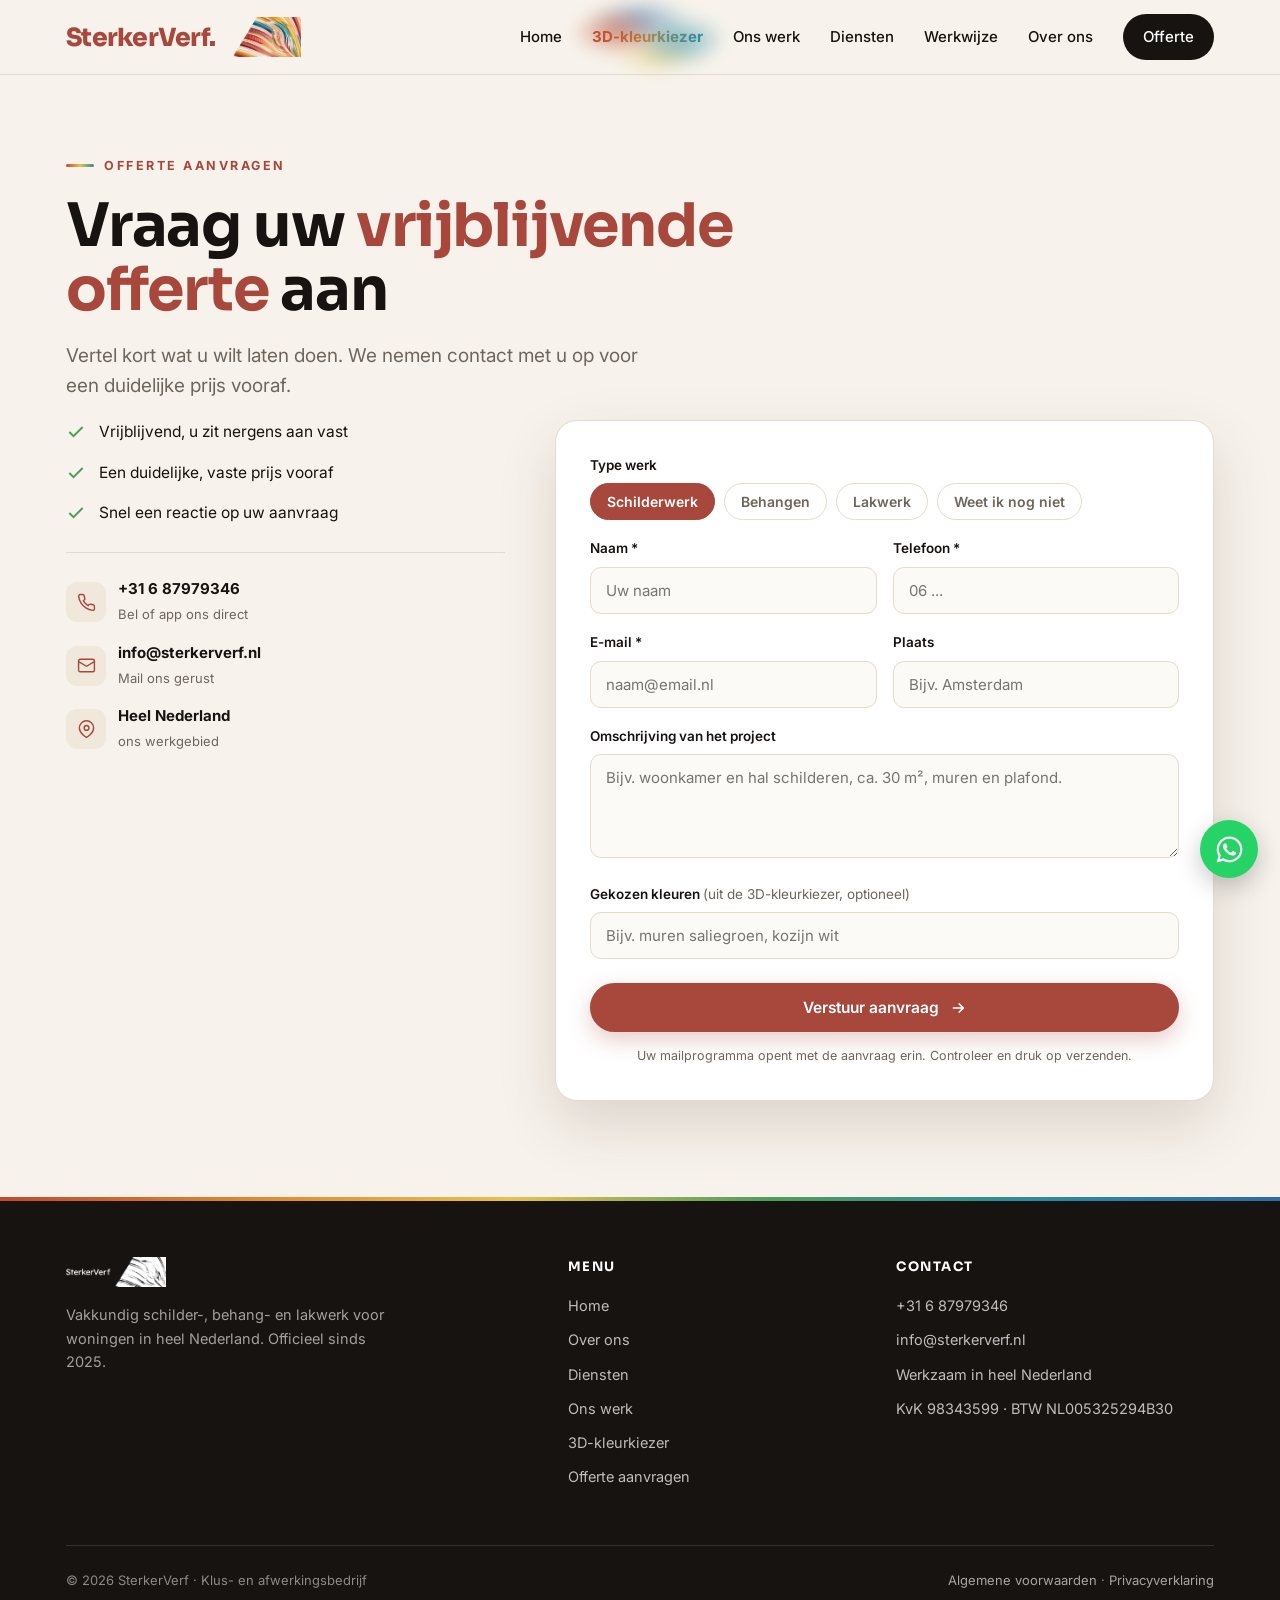
<file: offerte.html>
<!DOCTYPE html>
<html lang="nl">
<head>
<meta charset="UTF-8">
<meta name="viewport" content="width=device-width, initial-scale=1.0">
<title>Offerte aanvragen · SterkerVerf</title>
<meta name="description" content="Vraag vrijblijvend een offerte aan voor schilder-, behang- of lakwerk bij SterkerVerf in heel Nederland.">
<link rel="preconnect" href="https://fonts.googleapis.com">
<link rel="preconnect" href="https://fonts.gstatic.com" crossorigin>
<link href="https://fonts.googleapis.com/css2?family=Sora:wght@500;600;700;800&family=Inter:wght@400;500;600&display=swap" rel="stylesheet">
<link rel="stylesheet" href="styles.css">
<style>
  .off{display:grid;grid-template-columns:.8fr 1.2fr;gap:50px;align-items:start;padding-bottom:96px}
  @media(max-width:860px){.off{grid-template-columns:1fr;gap:36px}}
  .off-side .pt{display:flex;gap:13px;align-items:flex-start;margin-bottom:16px;font-size:15.5px}
  .off-side .pt svg{flex:none;margin-top:2px;color:var(--c-green)}
  .off-direct{border-top:1px solid var(--line);margin-top:26px;padding-top:24px}
  .off-direct .di{display:flex;align-items:center;gap:12px;margin-bottom:14px}
  .off-direct .di .ic{width:40px;height:40px;border-radius:11px;background:var(--sand);display:flex;align-items:center;justify-content:center;color:var(--terra);flex:none}
  .off-direct .di b{font-size:15px;display:block}
  .off-direct .di span{font-size:13px;color:var(--muted)}

  form.card{background:#fff;border:1px solid var(--line);border-radius:22px;padding:34px;box-shadow:var(--shadow)}
  .grid2{display:grid;grid-template-columns:1fr 1fr;gap:16px}
  @media(max-width:520px){.grid2{grid-template-columns:1fr;gap:0}}
  .field{margin-bottom:18px}
  .field label{display:block;font-size:13.5px;font-weight:600;margin-bottom:7px}
  .field label .opt{color:var(--muted);font-weight:400}
  .field input,.field select,.field textarea{width:100%;border:1.5px solid var(--line);border-radius:11px;padding:13px 15px;font-family:inherit;font-size:15px;color:var(--ink);background:#FCFAF6;transition:.18s}
  .field input:focus,.field select:focus,.field textarea:focus{outline:none;border-color:var(--terra);background:#fff}
  .field textarea{resize:vertical;min-height:104px}
  .chips{display:flex;flex-wrap:wrap;gap:9px}
  .chip{border:1.5px solid var(--line);background:#fff;border-radius:30px;padding:9px 16px;font-size:14px;font-weight:600;cursor:pointer;color:var(--muted);font-family:inherit;transition:.18s}
  .chip:hover{border-color:var(--terra);color:var(--ink)}
  .chip.sel{background:var(--terra);border-color:var(--terra);color:#fff}
  form .btn{width:100%;justify-content:center;margin-top:6px}
  .note{font-size:12.5px;color:var(--muted);text-align:center;margin-top:14px}
  .success{display:none;text-align:center;padding:30px 10px}
  .success.on{display:block}
  .success .ic{width:72px;height:72px;border-radius:50%;background:rgba(78,158,92,.14);color:var(--c-green);display:flex;align-items:center;justify-content:center;margin:0 auto 20px}
  .success h2{font-size:26px;margin-bottom:10px}
  .success p{color:var(--muted);max-width:380px;margin:0 auto}
</style>
</head>
<body>

<header class="nav">
  <div class="wrap nav-inner">
    <a href="index.html" class="brand" aria-label="SterkerVerf home"><span class="wordmark">SterkerVerf.</span><img class="brand-swirl" src="logo_swirl.png" alt=""></a>
    <nav class="nav-links" id="navLinks">
      <a href="index.html">Home</a>
      <a href="kleurkiezer.html">3D-kleurkiezer</a>
      <a href="portfolio.html">Ons werk</a>
      <a href="diensten.html">Diensten</a>
      <a href="werkwijze.html">Werkwijze</a>
      <a href="over-ons.html">Over ons</a>
      <a href="offerte.html" class="nav-cta">Offerte</a>
    </nav>
    <button class="nav-toggle" id="navToggle" aria-label="Menu" aria-expanded="false"><span></span><span></span><span></span></button>
  </div>
</header>

<section class="phero">
  <div class="wrap">
    <span class="eyebrow">Offerte aanvragen</span>
    <h1>Vraag uw <span class="em">vrijblijvende offerte</span> aan</h1>
    <p class="lead">Vertel kort wat u wilt laten doen. We nemen contact met u op voor een duidelijke prijs vooraf.</p>
  </div>
</section>

<div class="wrap off">
  <div class="off-side">
    <div class="pt"><svg width="20" height="20" viewBox="0 0 24 24" fill="none" stroke="currentColor" stroke-width="2.4"><path d="M20 6L9 17l-5-5"/></svg>Vrijblijvend, u zit nergens aan vast</div>
    <div class="pt"><svg width="20" height="20" viewBox="0 0 24 24" fill="none" stroke="currentColor" stroke-width="2.4"><path d="M20 6L9 17l-5-5"/></svg>Een duidelijke, vaste prijs vooraf</div>
    <div class="pt"><svg width="20" height="20" viewBox="0 0 24 24" fill="none" stroke="currentColor" stroke-width="2.4"><path d="M20 6L9 17l-5-5"/></svg>Snel een reactie op uw aanvraag</div>
    <div class="off-direct">
      <div class="di"><span class="ic"><svg width="19" height="19" viewBox="0 0 24 24" fill="none" stroke="currentColor" stroke-width="1.8"><path d="M22 16.92v3a2 2 0 0 1-2.18 2 19.79 19.79 0 0 1-8.63-3.07 19.5 19.5 0 0 1-6-6 19.79 19.79 0 0 1-3.07-8.67A2 2 0 0 1 4.11 2h3a2 2 0 0 1 2 1.72c.13.96.36 1.9.7 2.81a2 2 0 0 1-.45 2.11L8.09 9.91a16 16 0 0 0 6 6l1.27-1.27a2 2 0 0 1 2.11-.45c.91.34 1.85.57 2.81.7A2 2 0 0 1 22 16.92z"/></svg></span><div><b><a href="tel:+31687979346" style="color:inherit">+31 6 87979346</a></b><span>Bel of app ons direct</span></div></div>
      <div class="di"><span class="ic"><svg width="19" height="19" viewBox="0 0 24 24" fill="none" stroke="currentColor" stroke-width="1.8"><rect x="2" y="4" width="20" height="16" rx="2"/><path d="M22 7l-10 6L2 7"/></svg></span><div><b><a href="mailto:info@sterkerverf.nl" style="color:inherit">info@sterkerverf.nl</a></b><span>Mail ons gerust</span></div></div>
      <div class="di"><span class="ic"><svg width="19" height="19" viewBox="0 0 24 24" fill="none" stroke="currentColor" stroke-width="1.8"><path d="M21 10c0 7-9 12-9 12s-9-5-9-12a9 9 0 0 1 18 0z"/><circle cx="12" cy="10" r="3"/></svg></span><div><b>Heel Nederland</b><span>ons werkgebied</span></div></div>
    </div>
  </div>

  <form class="card" id="quoteForm" onsubmit="return submitQuote(event)">
    <div class="field">
      <label>Type werk</label>
      <div class="chips" id="typeChips">
        <button type="button" class="chip sel" data-type="Schilderwerk">Schilderwerk</button>
        <button type="button" class="chip" data-type="Behangen">Behangen</button>
        <button type="button" class="chip" data-type="Lakwerk">Lakwerk</button>
        <button type="button" class="chip" data-type="Weet ik nog niet">Weet ik nog niet</button>
      </div>
    </div>
    <div class="grid2">
      <div class="field"><label>Naam *</label><input type="text" name="naam" required placeholder="Uw naam"></div>
      <div class="field"><label>Telefoon *</label><input type="tel" name="telefoon" required placeholder="06 ..."></div>
    </div>
    <div class="grid2">
      <div class="field"><label>E-mail *</label><input type="email" name="email" required placeholder="naam@email.nl"></div>
      <div class="field"><label>Plaats</label><input type="text" name="plaats" placeholder="Bijv. Amsterdam"></div>
    </div>
    <div class="field"><label>Omschrijving van het project</label><textarea name="bericht" placeholder="Bijv. woonkamer en hal schilderen, ca. 30 m², muren en plafond."></textarea></div>
    <div class="field"><label>Gekozen kleuren <span class="opt">(uit de 3D-kleurkiezer, optioneel)</span></label><input type="text" name="kleuren" placeholder="Bijv. muren saliegroen, kozijn wit"></div>
    <button type="submit" class="btn btn-primary">Verstuur aanvraag
      <svg width="18" height="18" viewBox="0 0 24 24" fill="none" stroke="currentColor" stroke-width="2.2"><path d="M5 12h14M13 6l6 6-6 6"/></svg></button>
    <p class="note">Uw mailprogramma opent met de aanvraag erin. Controleer en druk op verzenden.</p>
  </form>

  <div class="success card" id="successBox" style="grid-column:2;display:none">
    <div class="ic"><svg width="34" height="34" viewBox="0 0 24 24" fill="none" stroke="currentColor" stroke-width="2.2"><path d="M20 6L9 17l-5-5"/></svg></div>
    <h2>Bijna klaar!</h2>
    <p>Uw mailprogramma opent met de aanvraag. Druk op verzenden, dan komt hij bij SterkerVerf binnen. Geen mailprogramma? Bel of app ons op +31 6 87979346.</p>
  </div>
</div>

<footer>
  <div class="foot-top"></div>
  <div class="wrap">
    <div class="foot-inner">
      <div class="foot-brand">
        <img src="sterkerverf_logo_transparent.png" alt="SterkerVerf">
        <p>Vakkundig schilder-, behang- en lakwerk voor woningen in heel Nederland. Officieel sinds 2025.</p>
      </div>
      <div class="foot-col">
        <h4>Menu</h4>
        <a href="index.html">Home</a><a href="over-ons.html">Over ons</a><a href="diensten.html">Diensten</a><a href="portfolio.html">Ons werk</a><a href="kleurkiezer.html">3D-kleurkiezer</a><a href="offerte.html">Offerte aanvragen</a>
      </div>
      <div class="foot-col">
        <h4>Contact</h4>
        <a href="tel:+31687979346" class="fv">+31 6 87979346</a>
        <a href="mailto:info@sterkerverf.nl" class="fv">info@sterkerverf.nl</a>
        <span class="fv">Werkzaam in heel Nederland</span>
        <span class="fv">KvK 98343599 · BTW NL005325294B30</span>
      </div>
    </div>
    <div class="foot-bottom">
      <span>© <span data-year></span> SterkerVerf · Klus- en afwerkingsbedrijf</span>
      <span class="foot-legal"><a href="voorwaarden.html">Algemene voorwaarden</a> · <a href="privacy.html">Privacyverklaring</a></span>
    </div>
  </div>
</footer>

<script src="main.js"></script>
<script>
  let chosenType = 'Schilderwerk';
  // prefill gekozen kleuren vanuit de 3D-kleurkiezer (?kleuren=...)
  (function(){
    const k = new URLSearchParams(location.search).get('kleuren');
    if(k){ const f = document.querySelector('[name="kleuren"]'); if(f){ f.value = k; f.scrollIntoView({behavior:'smooth',block:'center'}); } }
  })();
  document.querySelectorAll('#typeChips .chip').forEach(c => c.addEventListener('click', () => {
    document.querySelectorAll('#typeChips .chip').forEach(x => x.classList.remove('sel'));
    c.classList.add('sel'); chosenType = c.dataset.type;
  }));
  function submitQuote(e){
    e.preventDefault();
    const f = e.target;
    const ontvanger = 'info@sterkerverf.nl';
    const onderwerp = 'Offerte-aanvraag: ' + chosenType;
    const regels = [
      'Nieuwe offerte-aanvraag via de website',
      '--------------------------------------',
      'Type werk:    ' + chosenType,
      'Naam:         ' + (f.naam.value || '-'),
      'Telefoon:     ' + (f.telefoon.value || '-'),
      'E-mail:       ' + (f.email.value || '-'),
      'Plaats:       ' + (f.plaats.value || '-'),
      'Kleuren:      ' + (f.kleuren.value || '-'),
      '',
      'Omschrijving:',
      (f.bericht.value || '-')
    ].join('\n');
    window.location.href = 'mailto:' + ontvanger + '?subject=' + encodeURIComponent(onderwerp) + '&body=' + encodeURIComponent(regels);
    f.style.display = 'none';
    document.getElementById('successBox').style.display = 'block';
    return false;
  }
</script>
</body>
</html>
</file>
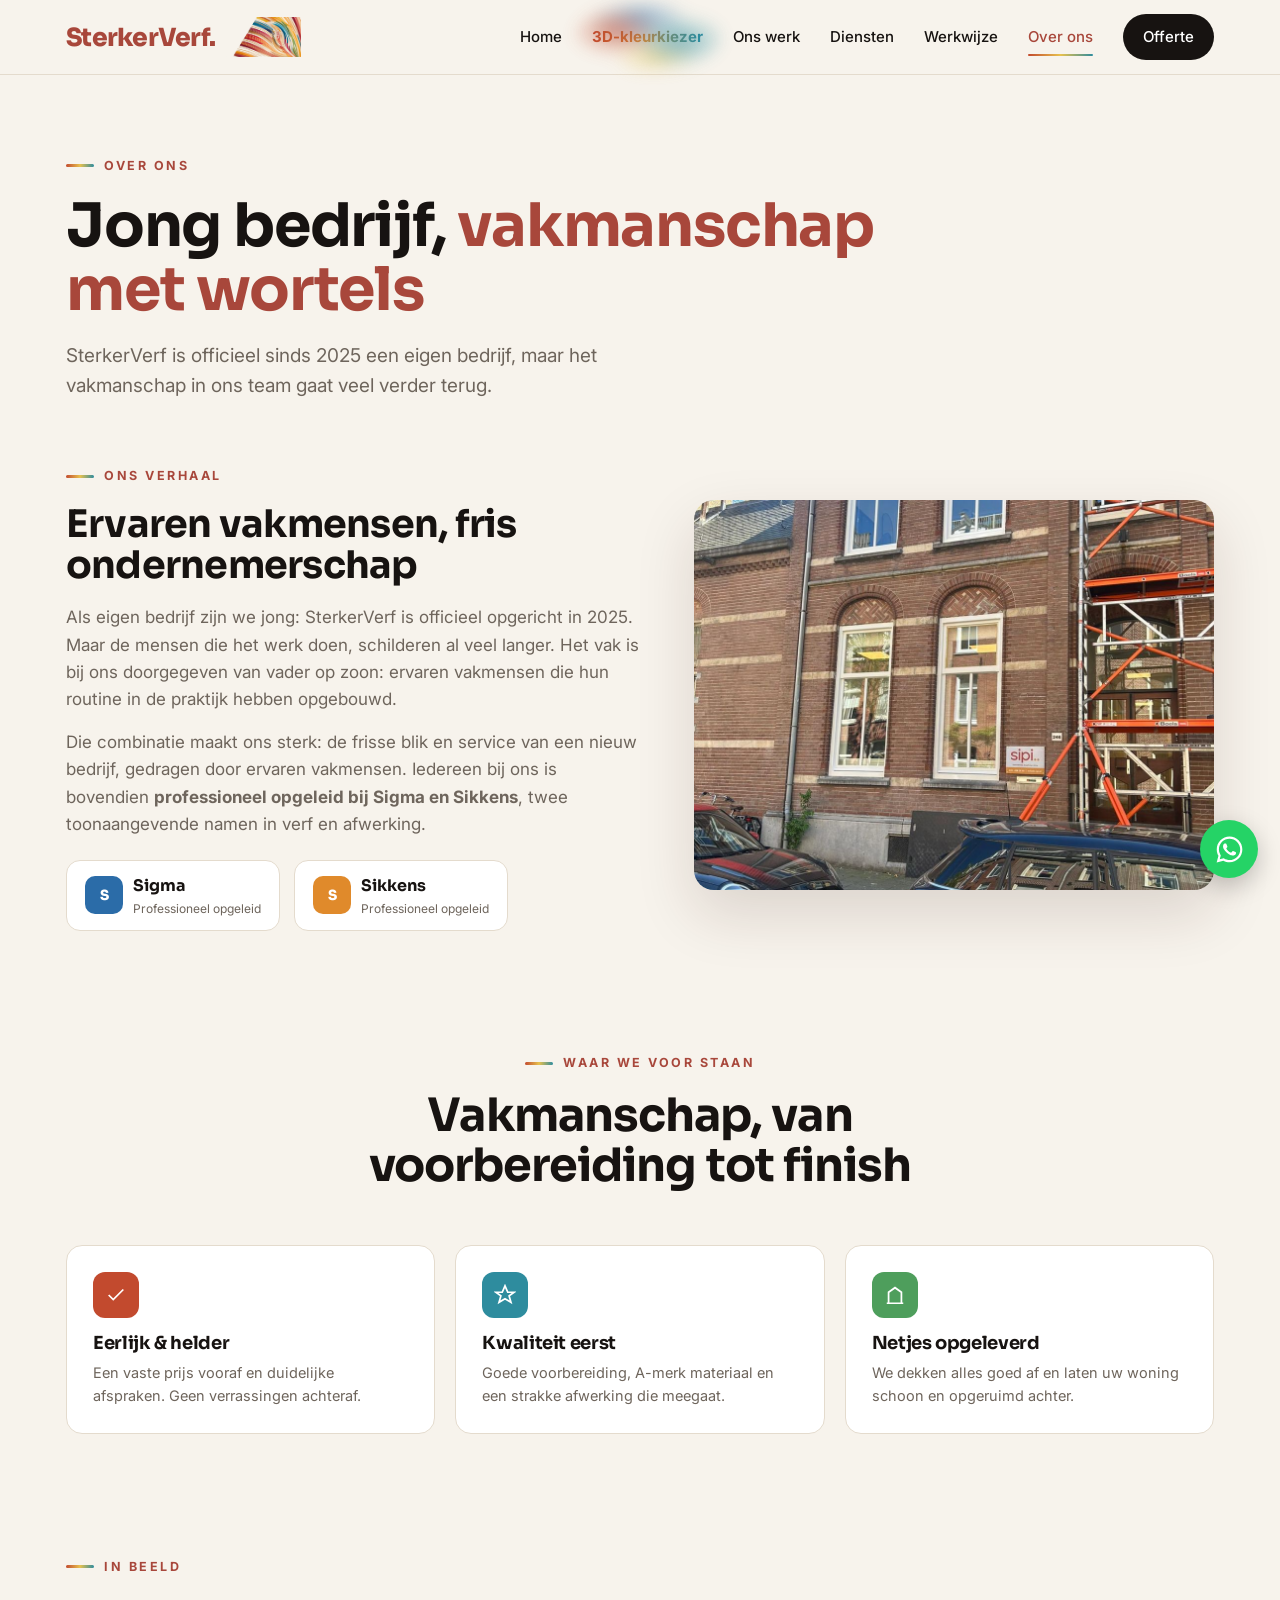
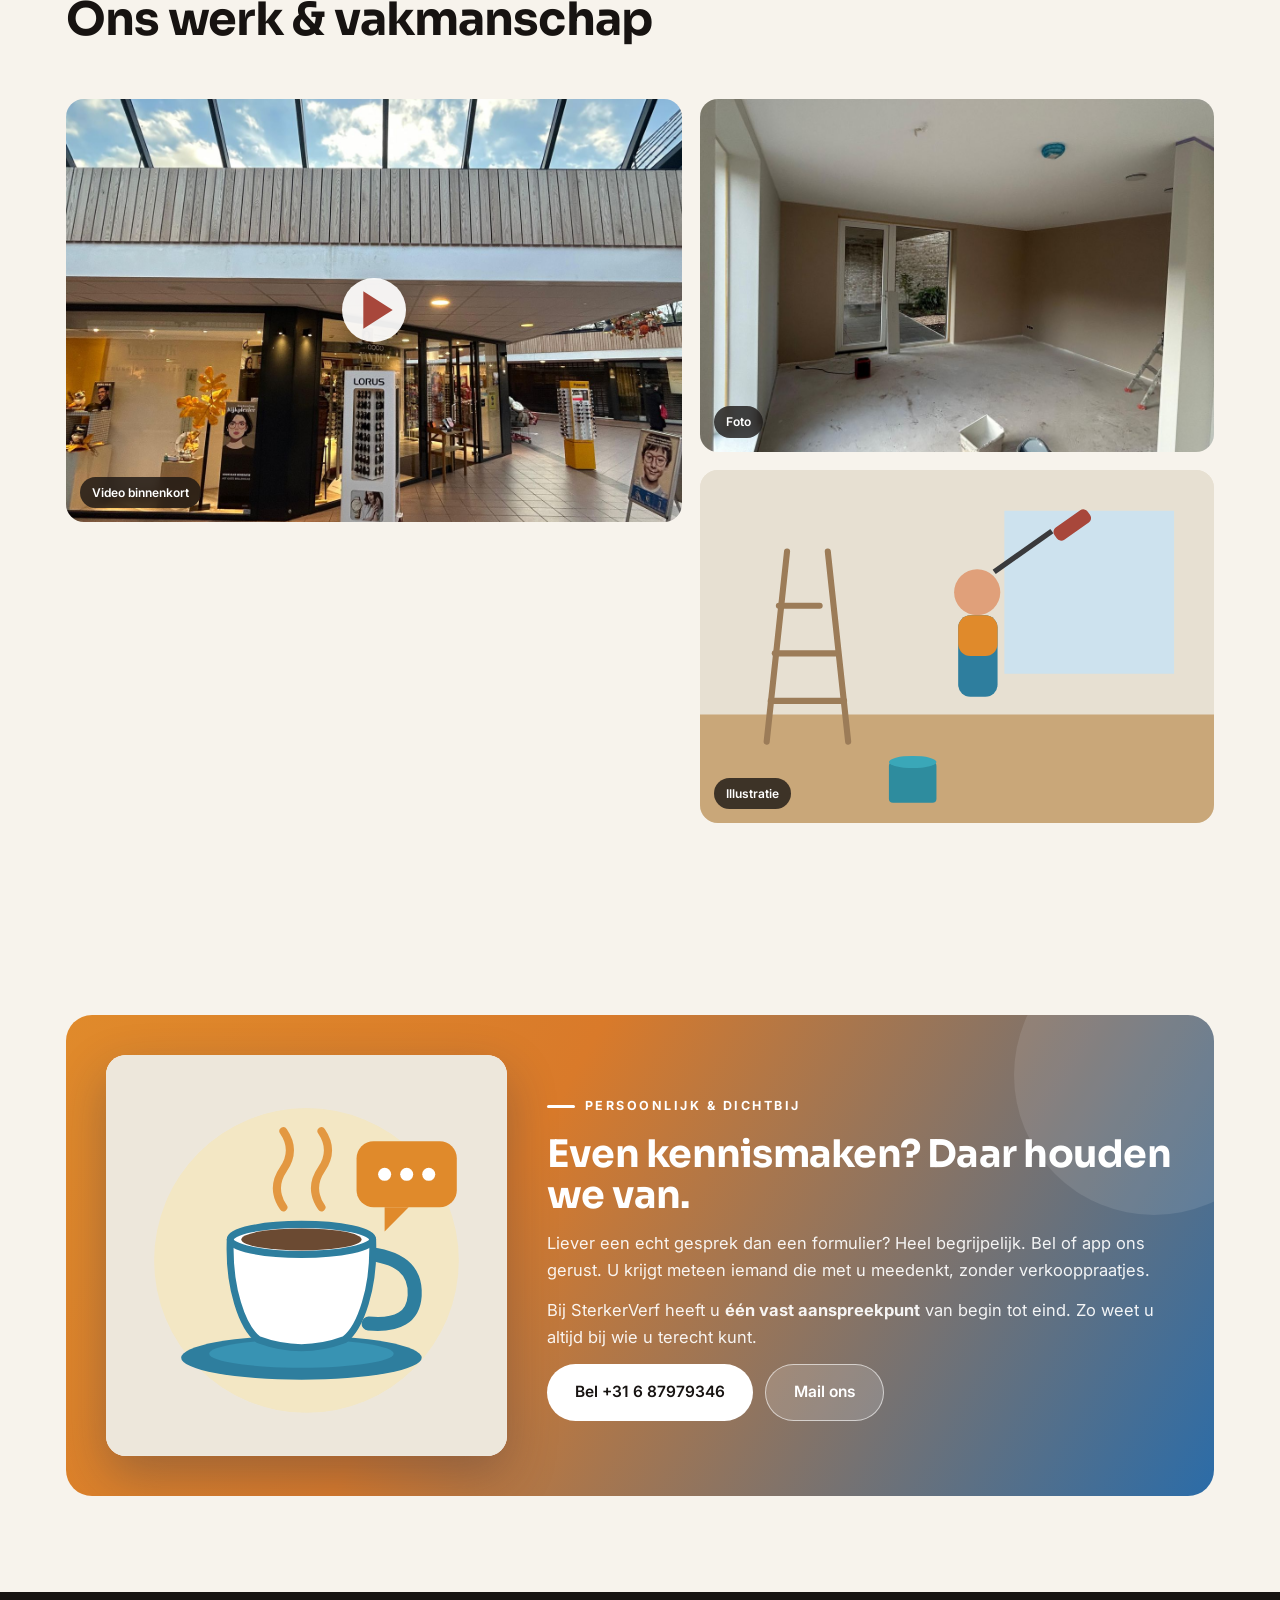
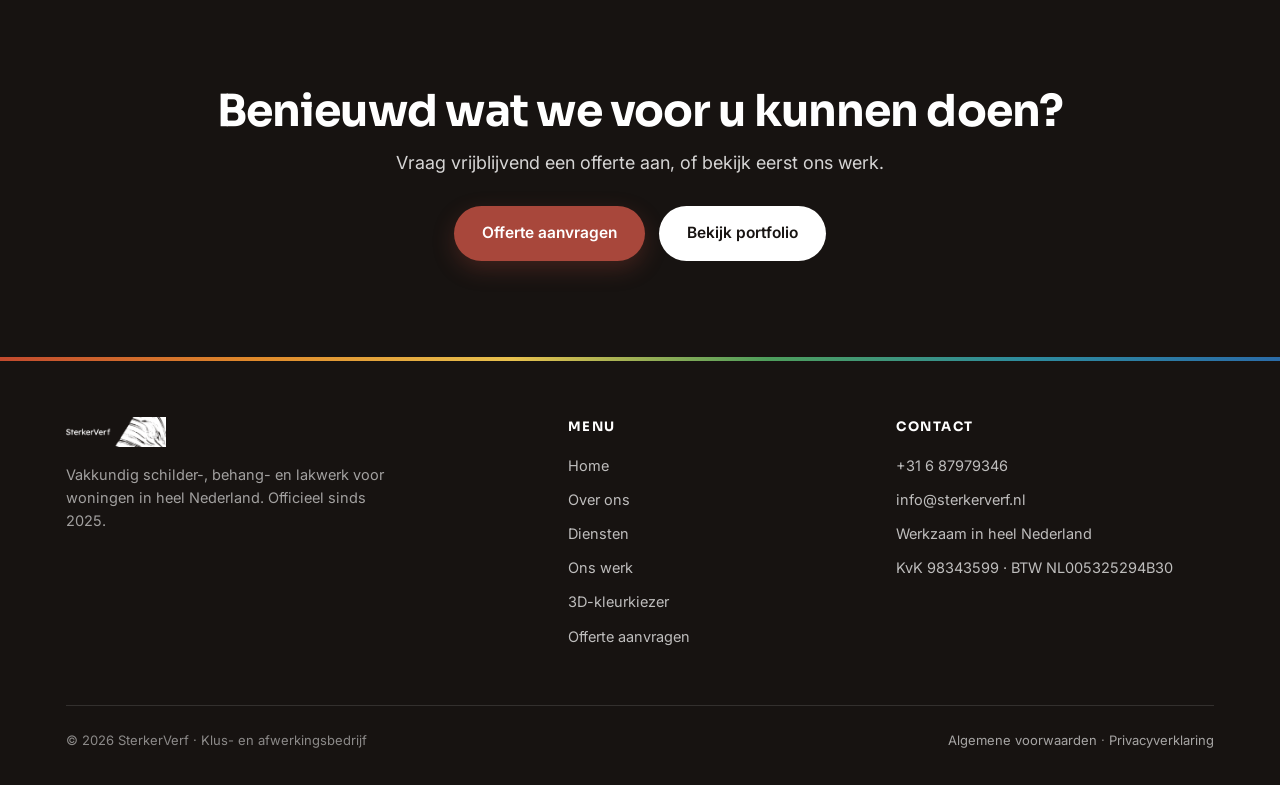
<file: over-ons.html>
<!DOCTYPE html>
<html lang="nl">
<head>
<meta charset="UTF-8">
<meta name="viewport" content="width=device-width, initial-scale=1.0">
<title>Over ons · SterkerVerf</title>
<meta name="description" content="SterkerVerf: officieel sinds 2025, met ervaren vakmensen, professioneel opgeleid bij Sigma en Sikkens.">
<link rel="preconnect" href="https://fonts.googleapis.com">
<link rel="preconnect" href="https://fonts.gstatic.com" crossorigin>
<link href="https://fonts.googleapis.com/css2?family=Sora:wght@500;600;700;800&family=Inter:wght@400;500;600&display=swap" rel="stylesheet">
<link rel="stylesheet" href="styles.css">
<style>
  .intro{display:grid;grid-template-columns:1.05fr .95fr;gap:54px;align-items:center}
  @media(max-width:860px){.intro{grid-template-columns:1fr;gap:36px}}
  .intro p{font-size:17px;color:var(--muted);margin-bottom:16px}
  .intro .img{border-radius:20px;overflow:hidden;aspect-ratio:4/3;box-shadow:var(--shadow)}
  .intro .img img{width:100%;height:100%;object-fit:cover}

  .badges{display:flex;gap:14px;flex-wrap:wrap;margin-top:22px}
  .badge{display:flex;align-items:center;gap:10px;background:#fff;border:1.5px solid var(--line);border-radius:14px;padding:12px 18px}
  .badge .bd{font-family:'Sora',sans-serif;font-weight:700;font-size:16px;color:var(--ink)}
  .badge small{display:block;font-size:12px;color:var(--muted)}
  .badge .bi{width:38px;height:38px;border-radius:10px;display:flex;align-items:center;justify-content:center;color:#fff;font-family:'Sora',sans-serif;font-weight:800;font-size:14px;flex:none}

  /* craft values */
  .vals{display:grid;grid-template-columns:repeat(3,1fr);gap:20px}
  @media(max-width:760px){.vals{grid-template-columns:1fr}}
  .val{background:#fff;border:1px solid var(--line);border-radius:16px;padding:26px}
  .val .vi{width:46px;height:46px;border-radius:12px;display:flex;align-items:center;justify-content:center;color:#fff;margin-bottom:16px}
  .val h3{font-size:18px;margin-bottom:8px}
  .val p{font-size:14.5px;color:var(--muted)}

  /* media row */
  .media{display:grid;grid-template-columns:1.2fr 1fr;gap:18px}
  @media(max-width:760px){.media{grid-template-columns:1fr}}
  .media .m{border-radius:18px;overflow:hidden;position:relative;aspect-ratio:16/11;background:var(--sand)}
  .media .m img,.media .m svg{width:100%;height:100%;object-fit:cover;display:block}
  .media .m .lbl{position:absolute;left:14px;bottom:14px;background:rgba(23,19,17,.78);color:#fff;font-size:12px;font-weight:600;padding:6px 12px;border-radius:20px;backdrop-filter:blur(4px)}
  .media .m.video{cursor:pointer}
  .media .m.video .play{position:absolute;inset:0;display:flex;align-items:center;justify-content:center}
  .media .m.video .play span{width:64px;height:64px;border-radius:50%;background:rgba(255,255,255,.92);display:flex;align-items:center;justify-content:center;box-shadow:0 8px 24px rgba(0,0,0,.3)}
  .media-col{display:grid;grid-template-rows:1fr 1fr;gap:18px}

  /* Even kennismaken-blok — oranje + blauw */
  .furkan{background:linear-gradient(120deg,var(--c-orange) 0%,#d97a2a 38%,var(--c-blue) 100%);border-radius:26px;padding:40px;display:grid;grid-template-columns:.78fr 1.22fr;gap:40px;align-items:center;color:#fff;position:relative;overflow:hidden}
  .furkan::after{content:"";position:absolute;right:-80px;top:-80px;width:280px;height:280px;border-radius:50%;background:rgba(255,255,255,.10)}
  @media(max-width:760px){.furkan{grid-template-columns:1fr;padding:28px;gap:28px}}
  .tl{display:grid;grid-template-columns:repeat(4,1fr);gap:22px;position:relative;margin-top:10px}
  .tl::before{content:"";position:absolute;left:24px;right:24px;top:24px;height:2px;background:var(--line)}
  .tlc{position:relative}
  .tlc .yr{width:50px;height:50px;border-radius:50%;background:#fff;border:3px solid var(--terra);display:flex;align-items:center;justify-content:center;font-family:'Sora',sans-serif;font-weight:700;color:var(--terra);font-size:12.5px;margin-bottom:16px;position:relative;z-index:1}
  .tlc h3{font-size:17px;margin-bottom:7px}
  .tlc p{font-size:14px;color:var(--muted)}
  @media(max-width:760px){.tl{grid-template-columns:1fr;gap:22px}.tl::before{display:none}}
  .furkan .pic{background:#fff;border-radius:20px;padding:0;overflow:hidden;aspect-ratio:1;box-shadow:0 20px 50px rgba(20,40,80,.3);position:relative;z-index:1}
  .furkan .pic svg{width:100%;height:100%;display:block}
  .furkan .pic img{width:100%;height:100%;object-fit:cover;display:block}
  .furkan .ftxt{position:relative;z-index:1}
  .furkan .eyebrow{color:#fff}
  .furkan .eyebrow::before{background:#fff}
  .furkan h2{color:#fff;font-size:clamp(26px,3.4vw,38px);margin-bottom:14px}
  .furkan p{font-size:16.5px;color:rgba(255,255,255,.92);margin-bottom:14px}
  .furkan .sig{font-family:'Sora',sans-serif;font-weight:700;font-size:18px;margin-top:6px}
  .furkan .role{font-size:14px;color:rgba(255,255,255,.85)}
</style>
</head>
<body>

<header class="nav">
  <div class="wrap nav-inner">
    <a href="index.html" class="brand" aria-label="SterkerVerf home"><span class="wordmark">SterkerVerf.</span><img class="brand-swirl" src="logo_swirl.png" alt=""></a>
    <nav class="nav-links" id="navLinks">
      <a href="index.html">Home</a>
      <a href="kleurkiezer.html">3D-kleurkiezer</a>
      <a href="portfolio.html">Ons werk</a>
      <a href="diensten.html">Diensten</a>
      <a href="werkwijze.html">Werkwijze</a>
      <a href="over-ons.html">Over ons</a>
      <a href="offerte.html" class="nav-cta">Offerte</a>
    </nav>
    <button class="nav-toggle" id="navToggle" aria-label="Menu" aria-expanded="false"><span></span><span></span><span></span></button>
  </div>
</header>

<section class="phero">
  <div class="wrap">
    <span class="eyebrow">Over ons</span>
    <h1>Jong bedrijf, <span class="em">vakmanschap met wortels</span></h1>
    <p class="lead">SterkerVerf is officieel sinds 2025 een eigen bedrijf, maar het vakmanschap in ons team gaat veel verder terug.</p>
  </div>
</section>

<section style="padding-top:40px">
  <div class="wrap intro">
    <div>
      <span class="eyebrow">Ons verhaal</span>
      <h2 style="font-size:clamp(26px,3.4vw,38px);margin-bottom:18px">Ervaren vakmensen, fris ondernemerschap</h2>
      <p>Als eigen bedrijf zijn we jong: SterkerVerf is officieel opgericht in 2025. Maar de mensen die het werk doen, schilderen al veel langer. Het vak is bij ons doorgegeven van vader op zoon: ervaren vakmensen die hun routine in de praktijk hebben opgebouwd.</p>
      <p>Die combinatie maakt ons sterk: de frisse blik en service van een nieuw bedrijf, gedragen door ervaren vakmensen. Iedereen bij ons is bovendien <b>professioneel opgeleid bij Sigma en Sikkens</b>, twee toonaangevende namen in verf en afwerking.</p>
      <div class="badges">
        <div class="badge"><span class="bi" style="background:var(--c-blue)">S</span><div><span class="bd">Sigma</span><small>Professioneel opgeleid</small></div></div>
        <div class="badge"><span class="bi" style="background:var(--c-orange)">S</span><div><span class="bd">Sikkens</span><small>Professioneel opgeleid</small></div></div>
      </div>
    </div>
    <div class="img"><img src="gevel-steiger.jpg" alt="Buitenschilderwerk aan de gevel vanaf de steiger"></div>
  </div>
</section>

<section style="padding-top:20px">
  <div class="wrap">
    <div class="sec-head center reveal"><span class="eyebrow">Waar we voor staan</span><h2>Vakmanschap, van voorbereiding tot finish</h2></div>
    <div class="vals">
      <div class="val reveal"><div class="vi" style="background:var(--c-red)"><svg width="22" height="22" viewBox="0 0 24 24" fill="none" stroke="currentColor" stroke-width="1.9"><path d="M20 6L9 17l-5-5"/></svg></div><h3>Eerlijk &amp; helder</h3><p>Een vaste prijs vooraf en duidelijke afspraken. Geen verrassingen achteraf.</p></div>
      <div class="val reveal"><div class="vi" style="background:var(--c-teal)"><svg width="22" height="22" viewBox="0 0 24 24" fill="none" stroke="currentColor" stroke-width="1.9"><path d="M12 2l3 7h7l-5.5 4 2 7L12 16l-6.5 4 2-7L2 9h7z"/></svg></div><h3>Kwaliteit eerst</h3><p>Goede voorbereiding, A-merk materiaal en een strakke afwerking die meegaat.</p></div>
      <div class="val reveal"><div class="vi" style="background:var(--c-green)"><svg width="22" height="22" viewBox="0 0 24 24" fill="none" stroke="currentColor" stroke-width="1.9"><path d="M3 21h18M5 21V9l7-5 7 5v12"/></svg></div><h3>Netjes opgeleverd</h3><p>We dekken alles goed af en laten uw woning schoon en opgeruimd achter.</p></div>
    </div>
  </div>
</section>

<section style="padding-top:20px">
  <div class="wrap">
    <div class="sec-head reveal"><span class="eyebrow">In beeld</span><h2>Ons werk &amp; vakmanschap</h2></div>
    <div class="media">
      <div class="m video reveal" id="videoCard">
        <img src="winkelpassage.jpg" alt="Aan het werk, video volgt">
        <div class="play"><span><svg width="26" height="26" viewBox="0 0 24 24" fill="var(--terra)"><path d="M8 5v14l11-7z"/></svg></span></div>
        <span class="lbl">Video binnenkort</span>
      </div>
      <div class="media-col">
        <div class="m reveal"><img src="woonkamer-taupe.jpg" alt="Geschilderde woonkamer"><span class="lbl">Foto</span></div>
        <div class="m reveal">
          <svg viewBox="0 0 800 520" preserveAspectRatio="xMidYMid slice" xmlns="http://www.w3.org/2000/svg" aria-label="Illustratie vakman">
            <rect width="800" height="520" fill="#EDE7DB"/>
            <rect x="0" y="0" width="800" height="360" fill="#E7E0D2"/>
            <rect x="470" y="60" width="250" height="240" fill="#CDE2EE"/>
            <rect x="0" y="360" width="800" height="160" fill="#C9A779"/>
            <!-- ladder --><g stroke="#9C7C58" stroke-width="9" stroke-linecap="round" fill="none"><line x1="150" y1="120" x2="120" y2="400"/><line x1="210" y1="120" x2="240" y2="400"/><line x1="138" y1="200" x2="198" y2="200"/><line x1="132" y1="270" x2="222" y2="270"/><line x1="126" y1="340" x2="234" y2="340"/></g>
            <!-- painter figure --><circle cx="430" cy="180" r="34" fill="#E0A07A"/><rect x="402" y="214" width="58" height="120" rx="18" fill="#2E7E9E"/><rect x="402" y="214" width="58" height="60" rx="18" fill="#E08A2B"/>
            <!-- roller --><line x1="455" y1="150" x2="540" y2="90" stroke="#3A3A3C" stroke-width="8"/><rect x="540" y="70" width="60" height="22" rx="8" fill="#A8473B" transform="rotate(-35 570 81)"/>
            <!-- paint can --><rect x="300" y="430" width="70" height="60" rx="6" fill="#2E8C9E"/><ellipse cx="335" cy="430" rx="35" ry="9" fill="#3aa7b8"/>
          </svg>
          <span class="lbl">Illustratie</span>
        </div>
      </div>
    </div>
  </div>
</section>

<!-- PERSOONLIJK CONTACT (oranje + blauw) -->
<section>
  <div class="wrap">
    <div class="furkan reveal">
      <div class="pic">
        <svg viewBox="0 0 400 400" xmlns="http://www.w3.org/2000/svg" aria-label="Even kennismaken">
          <rect width="400" height="400" fill="#EDE7DB"/>
          <circle cx="200" cy="205" r="152" fill="#F3E7C4"/>
          <!-- schoteltje -->
          <ellipse cx="195" cy="302" rx="120" ry="22" fill="#2E7E9E"/>
          <ellipse cx="195" cy="298" rx="92" ry="14" fill="#3893b3"/>
          <!-- oor -->
          <path d="M258 198 q52 4 50 42 q-2 32 -46 28" fill="none" stroke="#2E7E9E" stroke-width="14" stroke-linecap="round"/>
          <!-- kopje -->
          <path d="M124 184 C122 232 136 272 152 284 Q195 300 238 284 C254 272 268 232 266 184 Z" fill="#fff" stroke="#2E7E9E" stroke-width="7" stroke-linejoin="round"/>
          <ellipse cx="195" cy="184" rx="71" ry="15" fill="#fff" stroke="#2E7E9E" stroke-width="7"/>
          <ellipse cx="195" cy="184" rx="60" ry="11" fill="#6b4a32"/>
          <!-- stoom -->
          <g stroke="#E08A2B" stroke-width="8" stroke-linecap="round" fill="none" opacity="0.85">
            <path d="M177 152 q-13 -19 0 -38 q13 -19 0 -38"/>
            <path d="M215 152 q-13 -19 0 -38 q13 -19 0 -38"/>
          </g>
          <!-- chatbubbel -->
          <g>
            <rect x="250" y="86" width="100" height="66" rx="17" fill="#E08A2B"/>
            <path d="M278 152 l0 24 l24 -24 Z" fill="#E08A2B"/>
            <circle cx="278" cy="119" r="6.5" fill="#fff"/><circle cx="300" cy="119" r="6.5" fill="#fff"/><circle cx="322" cy="119" r="6.5" fill="#fff"/>
          </g>
        </svg>

      </div>
      <div class="ftxt">
        <span class="eyebrow">Persoonlijk &amp; dichtbij</span>
        <h2>Even kennismaken? Daar houden we van.</h2>
        <p>Liever een echt gesprek dan een formulier? Heel begrijpelijk. Bel of app ons gerust. U krijgt meteen iemand die met u meedenkt, zonder verkooppraatjes.</p>
        <p>Bij SterkerVerf heeft u <b>één vast aanspreekpunt</b> van begin tot eind. Zo weet u altijd bij wie u terecht kunt.</p>
        <div style="display:flex;gap:12px;flex-wrap:wrap;margin-top:8px">
          <a href="tel:+31687979346" class="btn btn-light">Bel +31 6 87979346</a>
          <a href="mailto:info@sterkerverf.nl" class="btn" style="background:rgba(255,255,255,.16);color:#fff;border:1.5px solid rgba(255,255,255,.6)">Mail ons</a>
        </div>
      </div>
    </div>
  </div>
</section>

<section class="cta" style="background:var(--ink);color:#fff;text-align:center">
  <div class="wrap reveal">
    <h2 style="font-size:clamp(28px,3.8vw,44px);margin-bottom:14px">Benieuwd wat we voor u kunnen doen?</h2>
    <p style="font-size:18px;opacity:.82;max-width:520px;margin:0 auto 28px">Vraag vrijblijvend een offerte aan, of bekijk eerst ons werk.</p>
    <div style="display:flex;gap:14px;justify-content:center;flex-wrap:wrap">
      <a href="offerte.html" class="btn btn-primary">Offerte aanvragen</a>
      <a href="portfolio.html" class="btn btn-light">Bekijk portfolio</a>
    </div>
  </div>
</section>

<footer>
  <div class="foot-top"></div>
  <div class="wrap">
    <div class="foot-inner">
      <div class="foot-brand">
        <img src="sterkerverf_logo_transparent.png" alt="SterkerVerf">
        <p>Vakkundig schilder-, behang- en lakwerk voor woningen in heel Nederland. Officieel sinds 2025.</p>
      </div>
      <div class="foot-col">
        <h4>Menu</h4>
        <a href="index.html">Home</a><a href="over-ons.html">Over ons</a><a href="diensten.html">Diensten</a><a href="portfolio.html">Ons werk</a><a href="kleurkiezer.html">3D-kleurkiezer</a><a href="offerte.html">Offerte aanvragen</a>
      </div>
      <div class="foot-col">
        <h4>Contact</h4>
        <a href="tel:+31687979346" class="fv">+31 6 87979346</a>
        <a href="mailto:info@sterkerverf.nl" class="fv">info@sterkerverf.nl</a>
        <span class="fv">Werkzaam in heel Nederland</span>
        <span class="fv">KvK 98343599 · BTW NL005325294B30</span>
      </div>
    </div>
    <div class="foot-bottom">
      <span>© <span data-year></span> SterkerVerf · Klus- en afwerkingsbedrijf</span>
      <span class="foot-legal"><a href="voorwaarden.html">Algemene voorwaarden</a> · <a href="privacy.html">Privacyverklaring</a></span>
    </div>
  </div>
</footer>

<script src="main.js"></script>
<script>
  document.getElementById('videoCard').addEventListener('click', () => {
    alert('De bedrijfsvideo komt binnenkort. Heeft u al beeldmateriaal? Dan zetten we het hier.');
  });
</script>
</body>
</html>
</file>
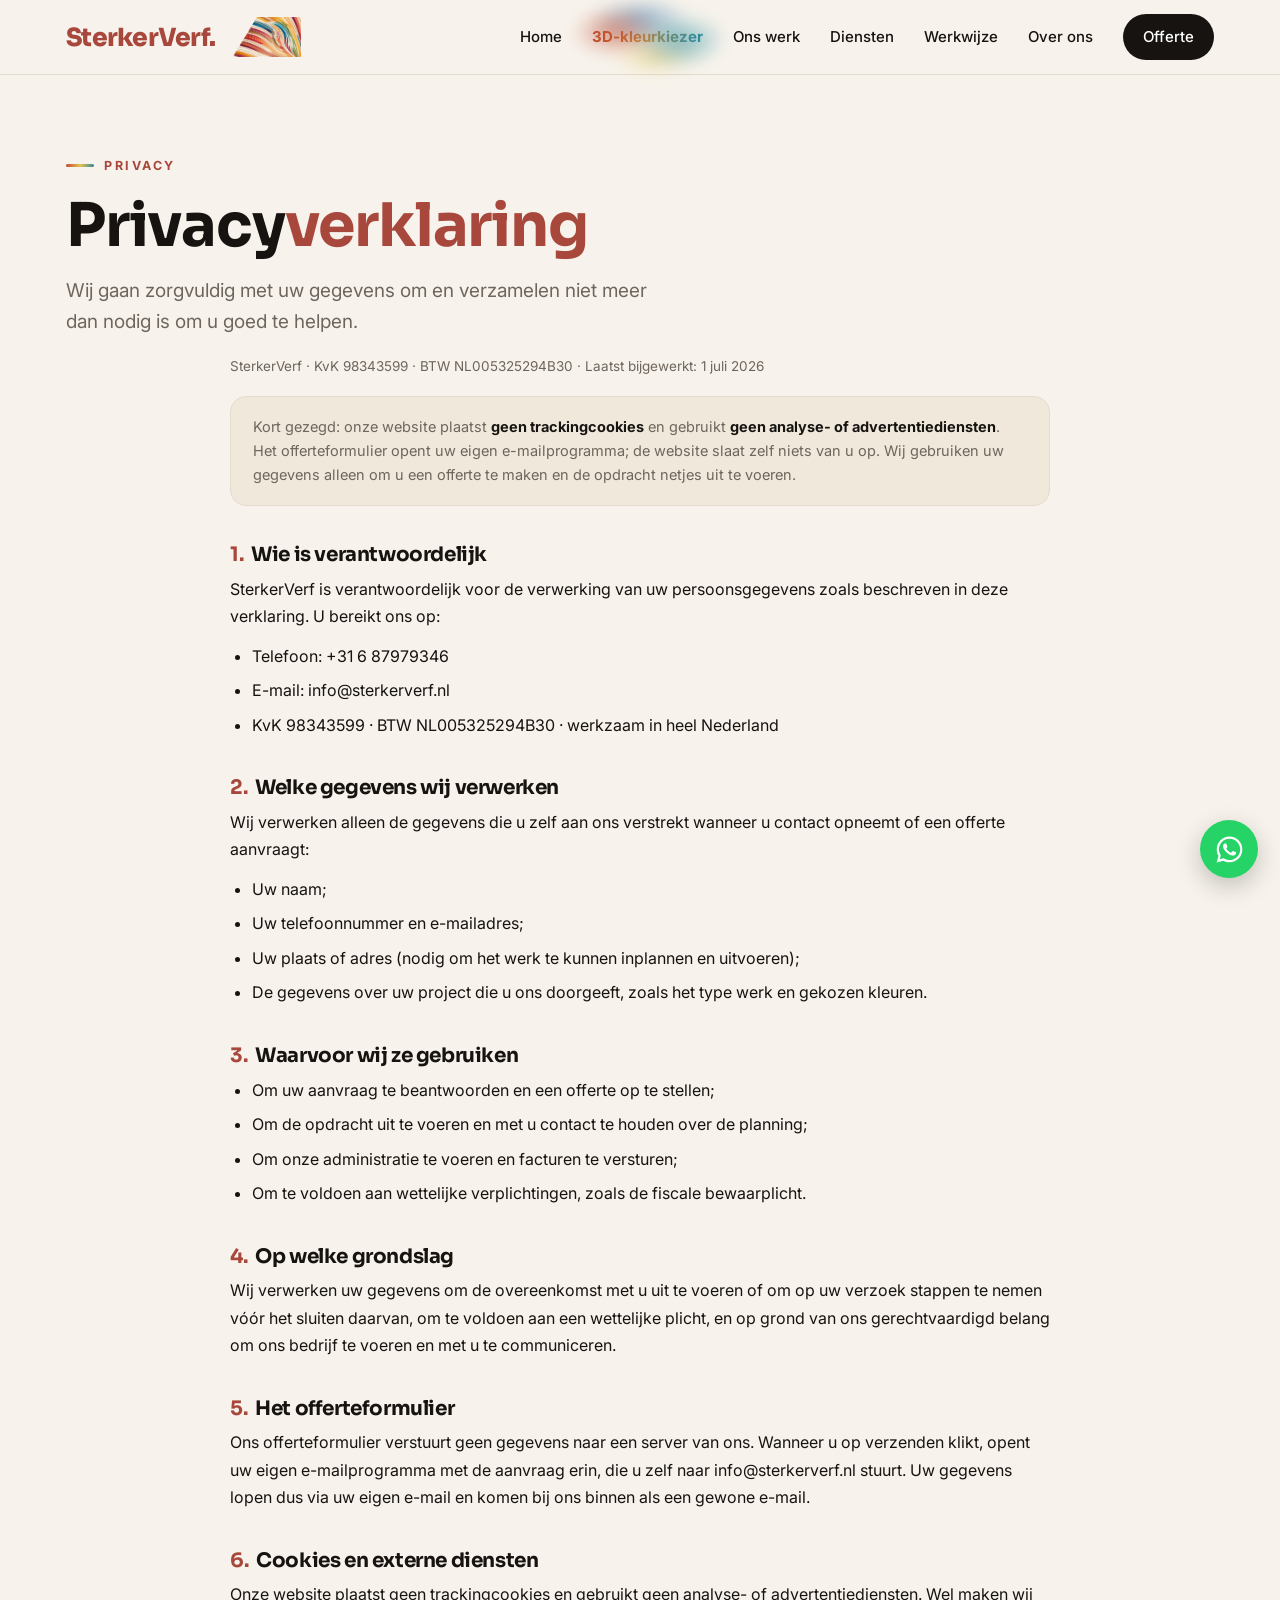
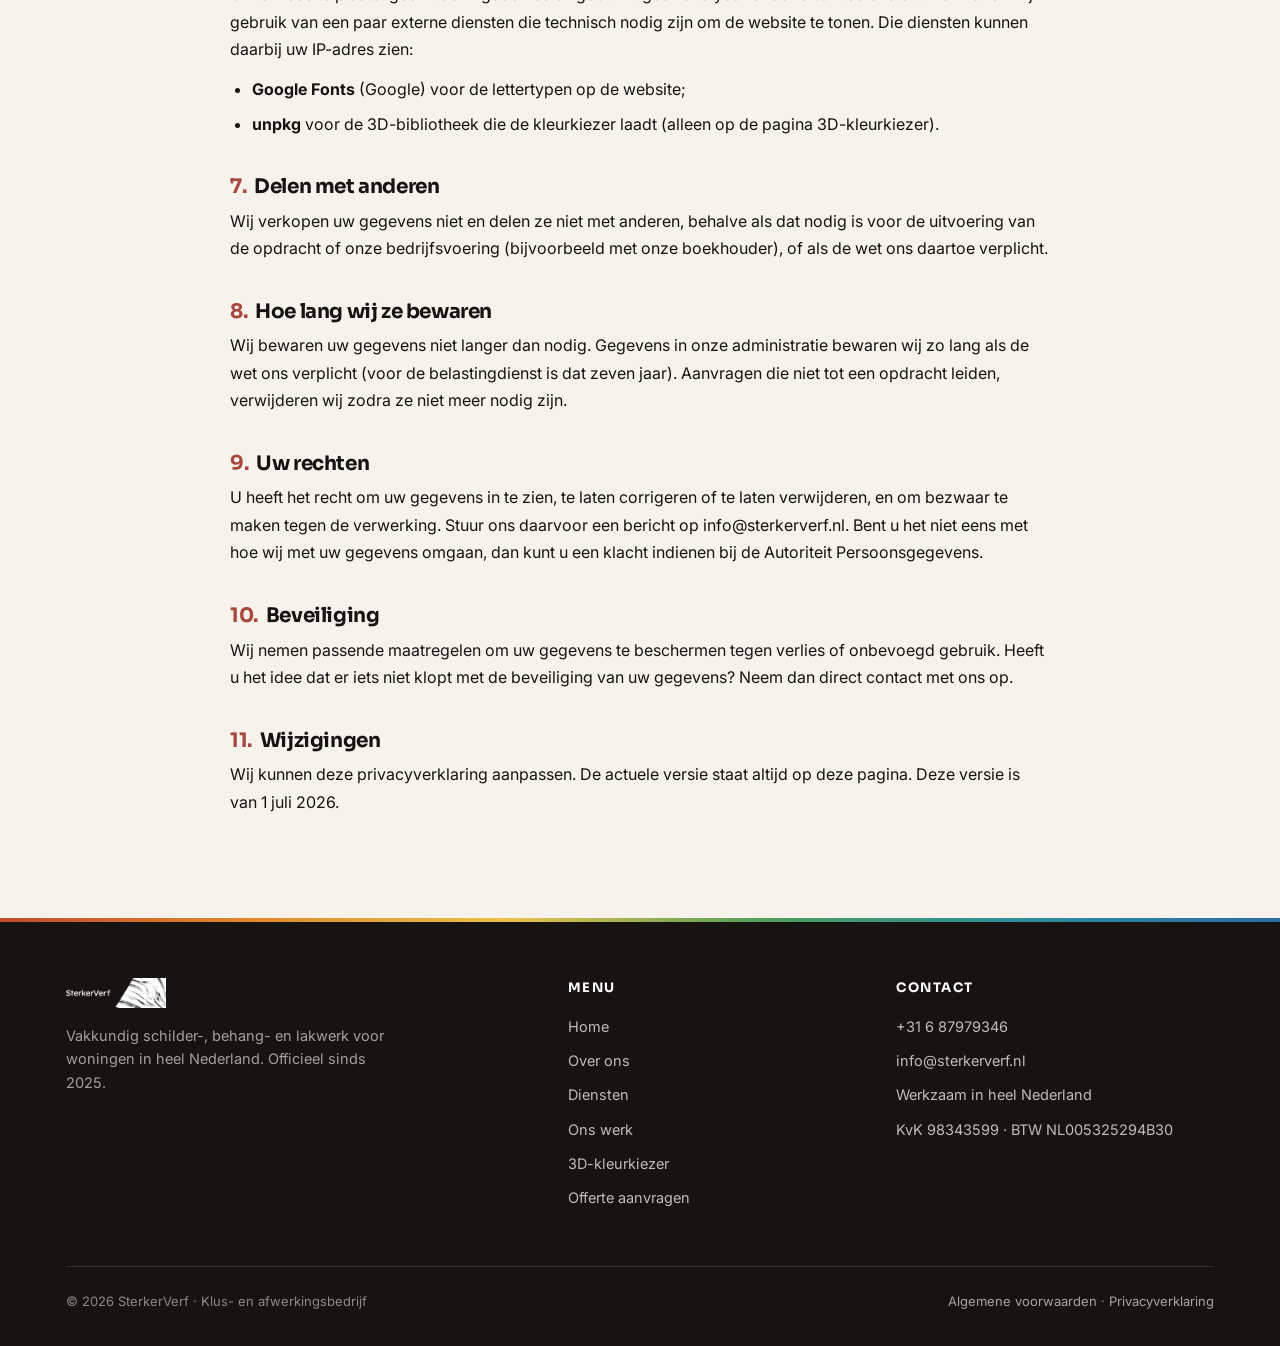
<file: privacy.html>
<!DOCTYPE html>
<html lang="nl">
<head>
<meta charset="UTF-8">
<meta name="viewport" content="width=device-width, initial-scale=1.0">
<title>Privacyverklaring · SterkerVerf</title>
<meta name="description" content="Zo gaat SterkerVerf om met uw persoonsgegevens: welke gegevens wij verwerken, waarvoor, hoe lang en welke rechten u heeft.">
<link rel="preconnect" href="https://fonts.googleapis.com">
<link rel="preconnect" href="https://fonts.gstatic.com" crossorigin>
<link href="https://fonts.googleapis.com/css2?family=Sora:wght@500;600;700;800&family=Inter:wght@400;500;600&display=swap" rel="stylesheet">
<link rel="stylesheet" href="styles.css">
<style>
  .legal{max-width:820px;margin:0 auto;padding-bottom:90px}
  .legal .meta{font-size:13.5px;color:var(--muted);margin-bottom:18px}
  .legal .callout{background:var(--sand);border:1px solid var(--line);border-radius:16px;padding:18px 22px;font-size:14.5px;line-height:1.65;color:var(--muted);margin-bottom:34px}
  .legal .callout b{color:var(--ink)}
  .legal h2{font-size:20px;margin:38px 0 10px;scroll-margin-top:96px}
  .legal h2 .num{color:var(--terra);margin-right:8px}
  .legal p{margin:0 0 12px;line-height:1.72;color:var(--ink)}
  .legal ul{margin:0 0 14px;padding-left:22px;line-height:1.72}
  .legal li{margin-bottom:7px}
</style>
</head>
<body>

<header class="nav">
  <div class="wrap nav-inner">
    <a href="index.html" class="brand" aria-label="SterkerVerf home"><span class="wordmark">SterkerVerf.</span><img class="brand-swirl" src="logo_swirl.png" alt=""></a>
    <nav class="nav-links" id="navLinks">
      <a href="index.html">Home</a>
      <a href="kleurkiezer.html">3D-kleurkiezer</a>
      <a href="portfolio.html">Ons werk</a>
      <a href="diensten.html">Diensten</a>
      <a href="werkwijze.html">Werkwijze</a>
      <a href="over-ons.html">Over ons</a>
      <a href="offerte.html" class="nav-cta">Offerte</a>
    </nav>
    <button class="nav-toggle" id="navToggle" aria-label="Menu" aria-expanded="false"><span></span><span></span><span></span></button>
  </div>
</header>

<section class="phero">
  <div class="wrap">
    <span class="eyebrow">Privacy</span>
    <h1>Privacy<span class="em">verklaring</span></h1>
    <p class="lead">Wij gaan zorgvuldig met uw gegevens om en verzamelen niet meer dan nodig is om u goed te helpen.</p>
  </div>
</section>

<div class="wrap">
  <div class="legal">
    <p class="meta">SterkerVerf · KvK 98343599 · BTW NL005325294B30 · Laatst bijgewerkt: 1 juli 2026</p>

    <div class="callout">
      Kort gezegd: onze website plaatst <b>geen trackingcookies</b> en gebruikt <b>geen analyse- of advertentiediensten</b>. Het offerteformulier opent uw eigen e-mailprogramma; de website slaat zelf niets van u op. Wij gebruiken uw gegevens alleen om u een offerte te maken en de opdracht netjes uit te voeren.
    </div>

    <h2 id="p1"><span class="num">1.</span>Wie is verantwoordelijk</h2>
    <p>SterkerVerf is verantwoordelijk voor de verwerking van uw persoonsgegevens zoals beschreven in deze verklaring. U bereikt ons op:</p>
    <ul>
      <li>Telefoon: +31 6 87979346</li>
      <li>E-mail: info@sterkerverf.nl</li>
      <li>KvK 98343599 · BTW NL005325294B30 · werkzaam in heel Nederland</li>
    </ul>

    <h2 id="p2"><span class="num">2.</span>Welke gegevens wij verwerken</h2>
    <p>Wij verwerken alleen de gegevens die u zelf aan ons verstrekt wanneer u contact opneemt of een offerte aanvraagt:</p>
    <ul>
      <li>Uw naam;</li>
      <li>Uw telefoonnummer en e-mailadres;</li>
      <li>Uw plaats of adres (nodig om het werk te kunnen inplannen en uitvoeren);</li>
      <li>De gegevens over uw project die u ons doorgeeft, zoals het type werk en gekozen kleuren.</li>
    </ul>

    <h2 id="p3"><span class="num">3.</span>Waarvoor wij ze gebruiken</h2>
    <ul>
      <li>Om uw aanvraag te beantwoorden en een offerte op te stellen;</li>
      <li>Om de opdracht uit te voeren en met u contact te houden over de planning;</li>
      <li>Om onze administratie te voeren en facturen te versturen;</li>
      <li>Om te voldoen aan wettelijke verplichtingen, zoals de fiscale bewaarplicht.</li>
    </ul>

    <h2 id="p4"><span class="num">4.</span>Op welke grondslag</h2>
    <p>Wij verwerken uw gegevens om de overeenkomst met u uit te voeren of om op uw verzoek stappen te nemen vóór het sluiten daarvan, om te voldoen aan een wettelijke plicht, en op grond van ons gerechtvaardigd belang om ons bedrijf te voeren en met u te communiceren.</p>

    <h2 id="p5"><span class="num">5.</span>Het offerteformulier</h2>
    <p>Ons offerteformulier verstuurt geen gegevens naar een server van ons. Wanneer u op verzenden klikt, opent uw eigen e-mailprogramma met de aanvraag erin, die u zelf naar info@sterkerverf.nl stuurt. Uw gegevens lopen dus via uw eigen e-mail en komen bij ons binnen als een gewone e-mail.</p>

    <h2 id="p6"><span class="num">6.</span>Cookies en externe diensten</h2>
    <p>Onze website plaatst geen trackingcookies en gebruikt geen analyse- of advertentiediensten. Wel maken wij gebruik van een paar externe diensten die technisch nodig zijn om de website te tonen. Die diensten kunnen daarbij uw IP-adres zien:</p>
    <ul>
      <li><b>Google Fonts</b> (Google) voor de lettertypen op de website;</li>
      <li><b>unpkg</b> voor de 3D-bibliotheek die de kleurkiezer laadt (alleen op de pagina 3D-kleurkiezer).</li>
    </ul>

    <h2 id="p7"><span class="num">7.</span>Delen met anderen</h2>
    <p>Wij verkopen uw gegevens niet en delen ze niet met anderen, behalve als dat nodig is voor de uitvoering van de opdracht of onze bedrijfsvoering (bijvoorbeeld met onze boekhouder), of als de wet ons daartoe verplicht.</p>

    <h2 id="p8"><span class="num">8.</span>Hoe lang wij ze bewaren</h2>
    <p>Wij bewaren uw gegevens niet langer dan nodig. Gegevens in onze administratie bewaren wij zo lang als de wet ons verplicht (voor de belastingdienst is dat zeven jaar). Aanvragen die niet tot een opdracht leiden, verwijderen wij zodra ze niet meer nodig zijn.</p>

    <h2 id="p9"><span class="num">9.</span>Uw rechten</h2>
    <p>U heeft het recht om uw gegevens in te zien, te laten corrigeren of te laten verwijderen, en om bezwaar te maken tegen de verwerking. Stuur ons daarvoor een bericht op info@sterkerverf.nl. Bent u het niet eens met hoe wij met uw gegevens omgaan, dan kunt u een klacht indienen bij de Autoriteit Persoonsgegevens.</p>

    <h2 id="p10"><span class="num">10.</span>Beveiliging</h2>
    <p>Wij nemen passende maatregelen om uw gegevens te beschermen tegen verlies of onbevoegd gebruik. Heeft u het idee dat er iets niet klopt met de beveiliging van uw gegevens? Neem dan direct contact met ons op.</p>

    <h2 id="p11"><span class="num">11.</span>Wijzigingen</h2>
    <p>Wij kunnen deze privacyverklaring aanpassen. De actuele versie staat altijd op deze pagina. Deze versie is van 1 juli 2026.</p>
  </div>
</div>

<footer>
  <div class="foot-top"></div>
  <div class="wrap">
    <div class="foot-inner">
      <div class="foot-brand">
        <img src="sterkerverf_logo_transparent.png" alt="SterkerVerf">
        <p>Vakkundig schilder-, behang- en lakwerk voor woningen in heel Nederland. Officieel sinds 2025.</p>
      </div>
      <div class="foot-col">
        <h4>Menu</h4>
        <a href="index.html">Home</a><a href="over-ons.html">Over ons</a><a href="diensten.html">Diensten</a><a href="portfolio.html">Ons werk</a><a href="kleurkiezer.html">3D-kleurkiezer</a><a href="offerte.html">Offerte aanvragen</a>
      </div>
      <div class="foot-col">
        <h4>Contact</h4>
        <a href="tel:+31687979346" class="fv">+31 6 87979346</a>
        <a href="mailto:info@sterkerverf.nl" class="fv">info@sterkerverf.nl</a>
        <span class="fv">Werkzaam in heel Nederland</span>
        <span class="fv">KvK 98343599 · BTW NL005325294B30</span>
      </div>
    </div>
    <div class="foot-bottom">
      <span>© <span data-year></span> SterkerVerf · Klus- en afwerkingsbedrijf</span>
      <span class="foot-legal"><a href="voorwaarden.html">Algemene voorwaarden</a> · <a href="privacy.html">Privacyverklaring</a></span>
    </div>
  </div>
</footer>

<script src="main.js"></script>
</body>
</html>
</file>
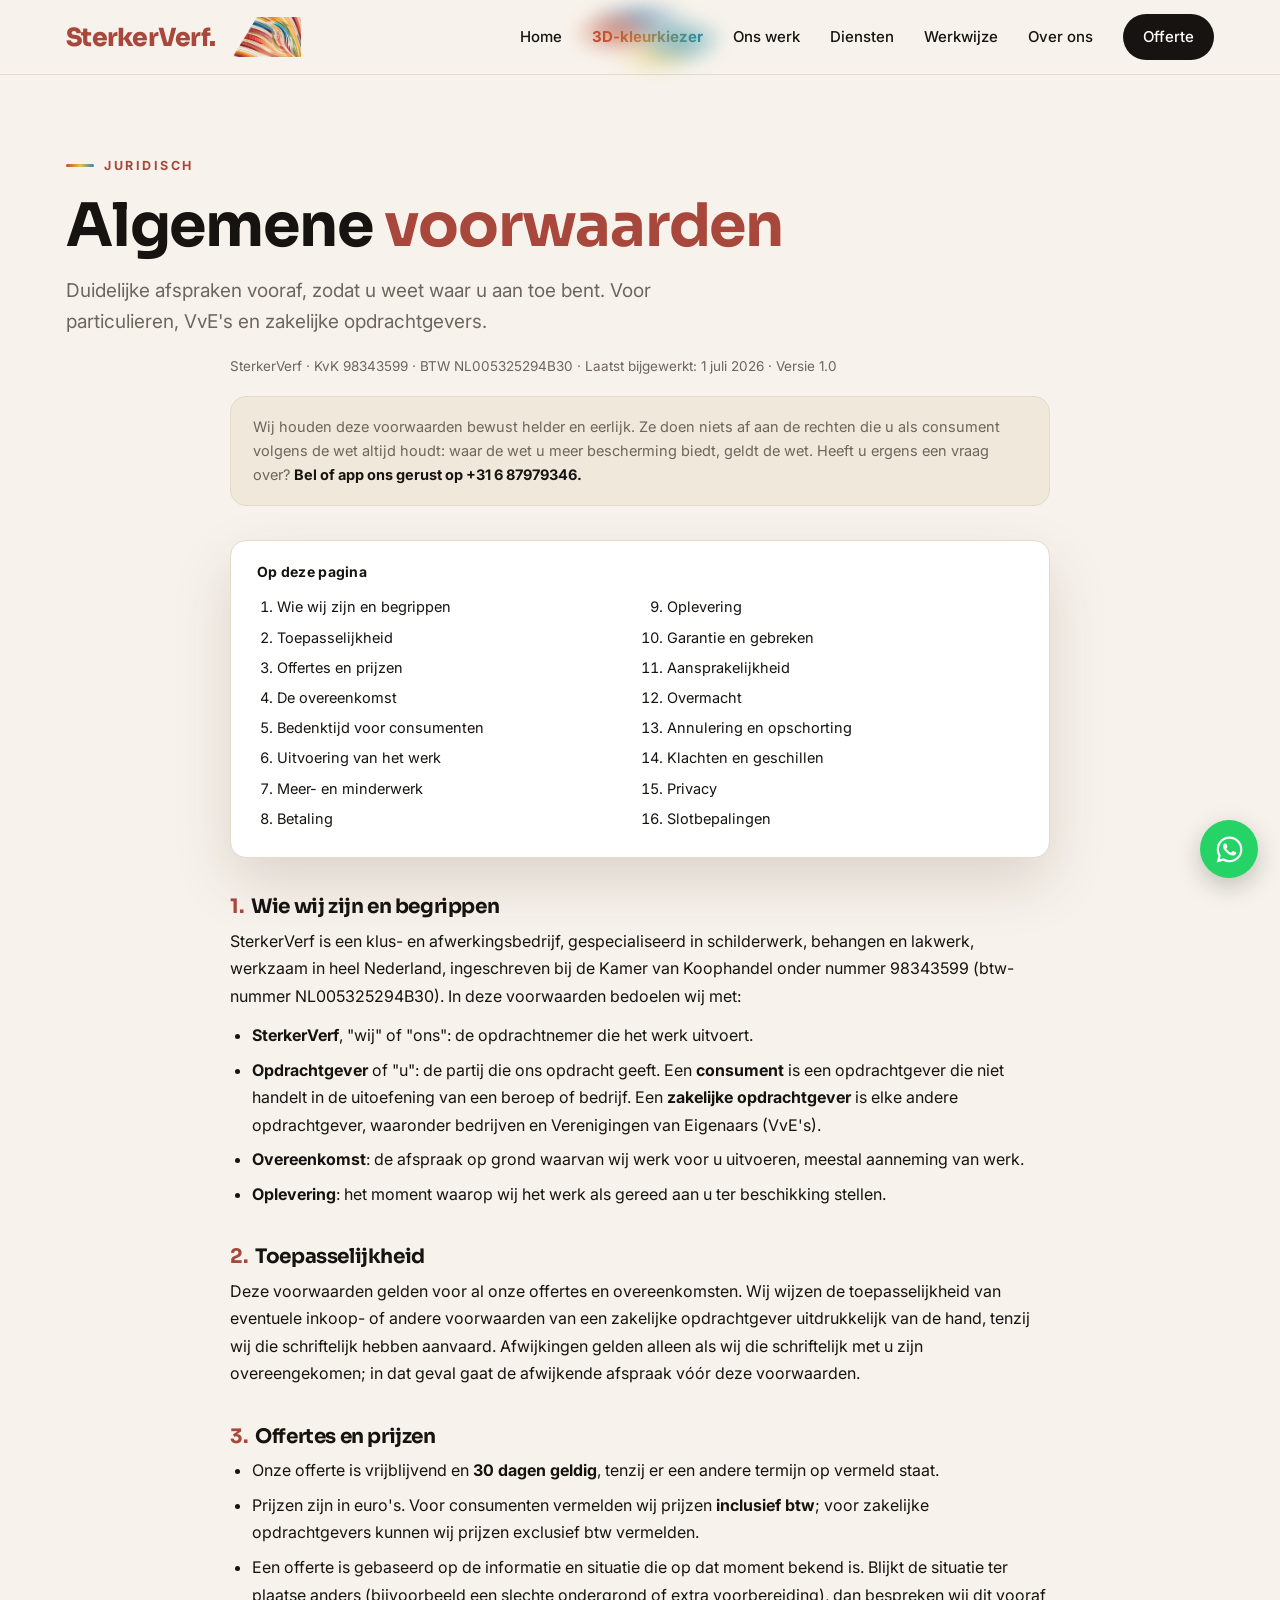
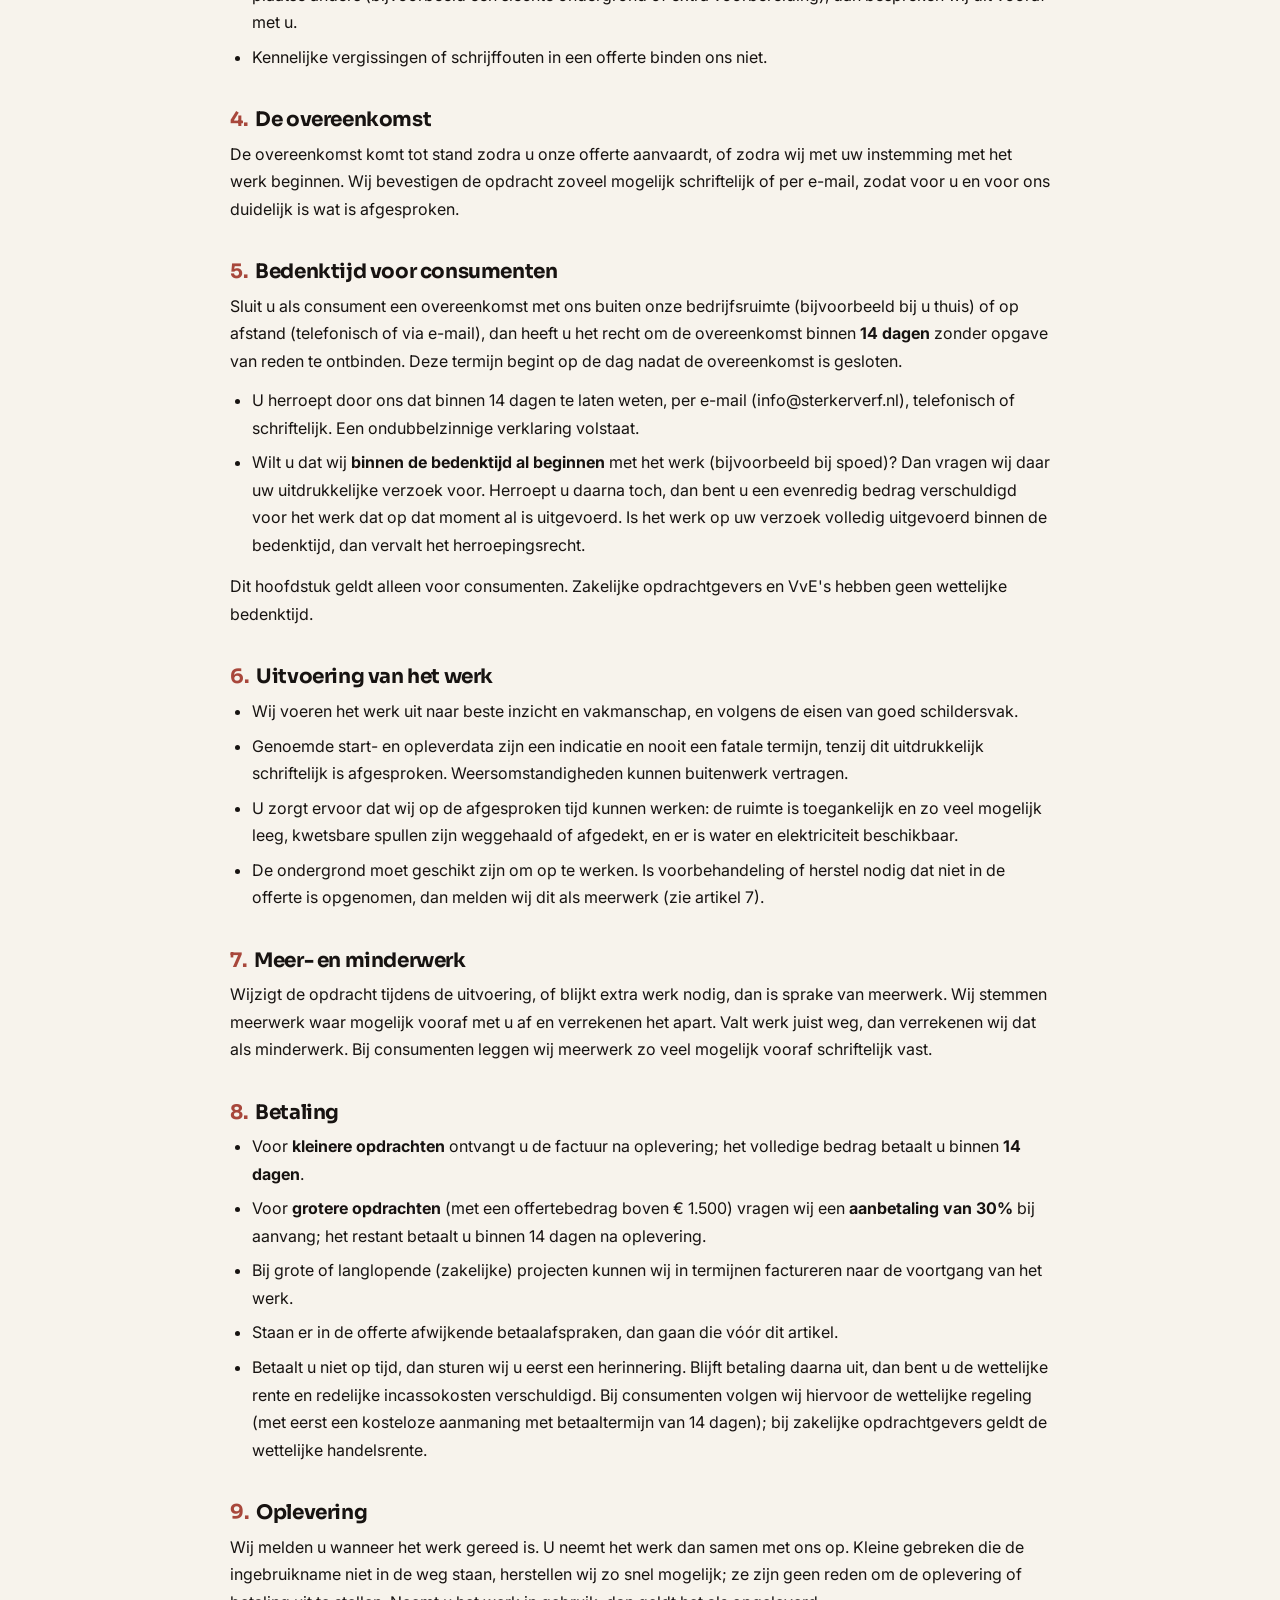
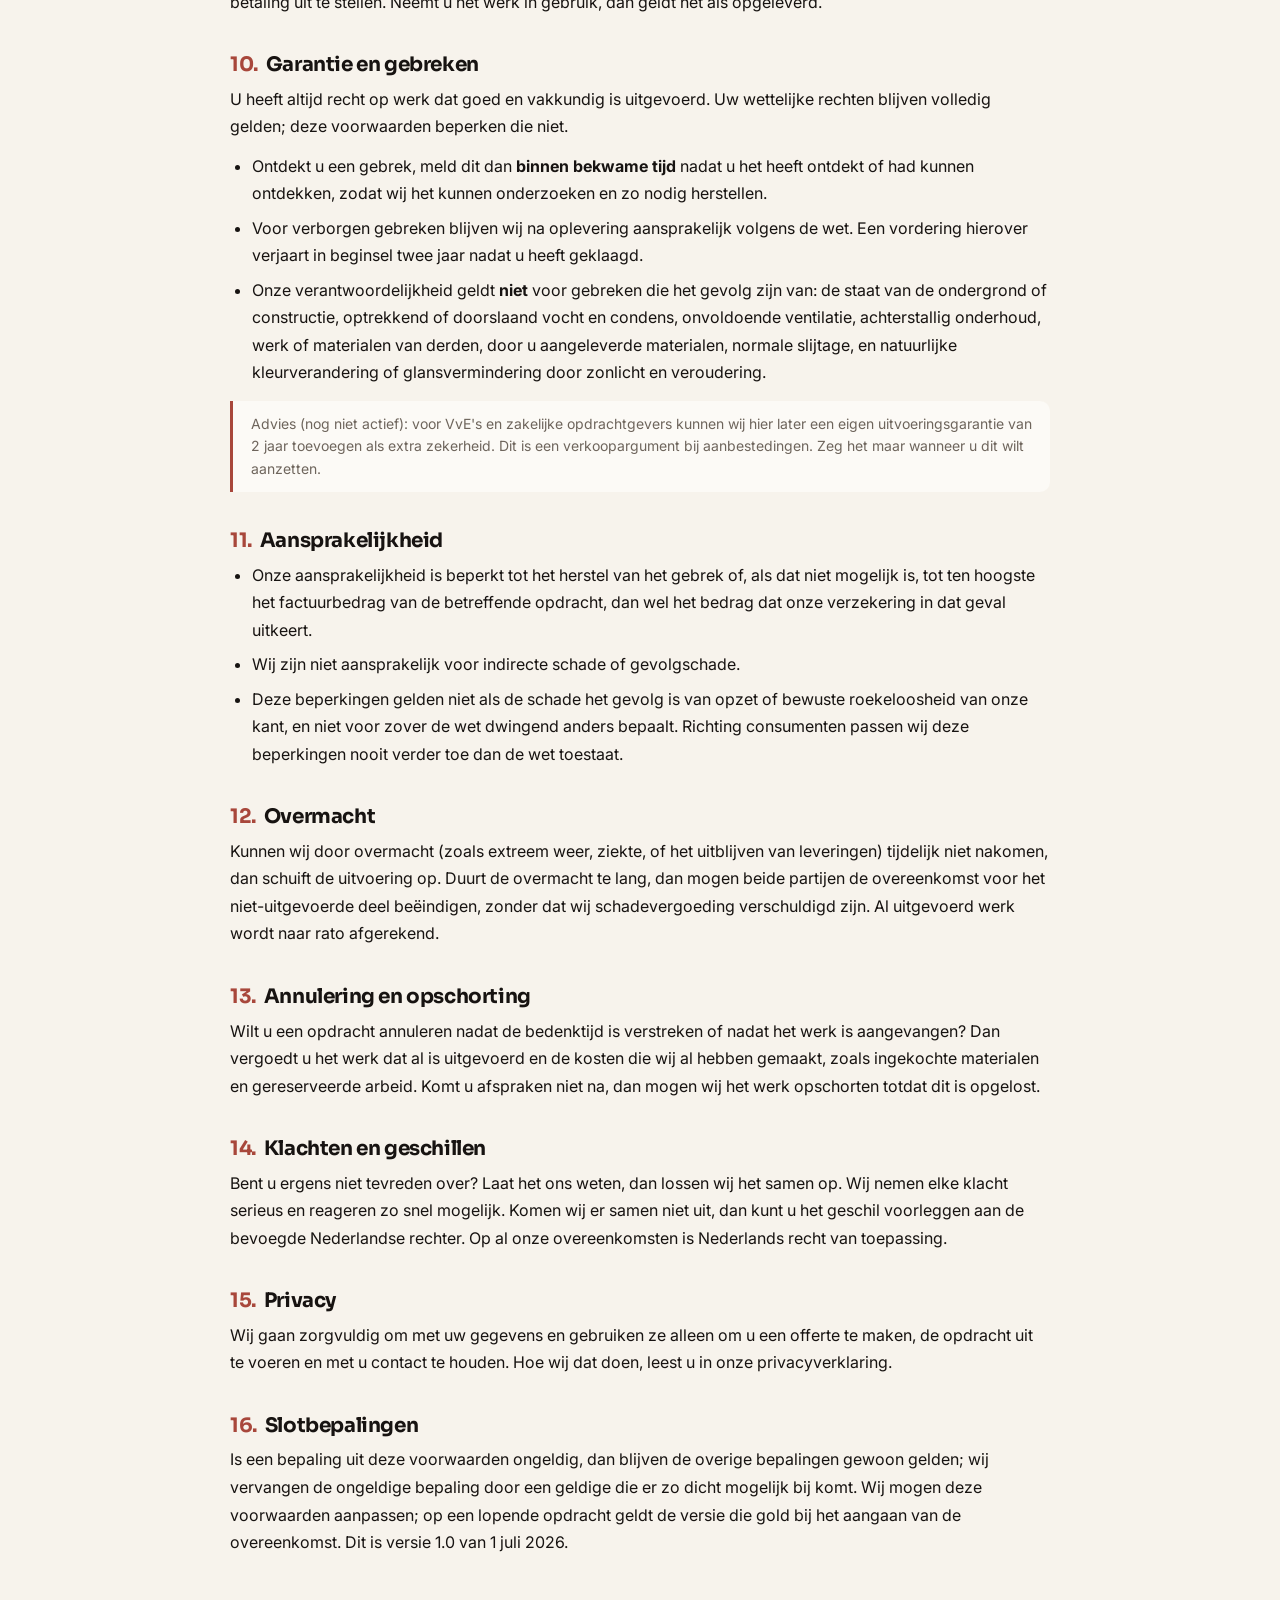
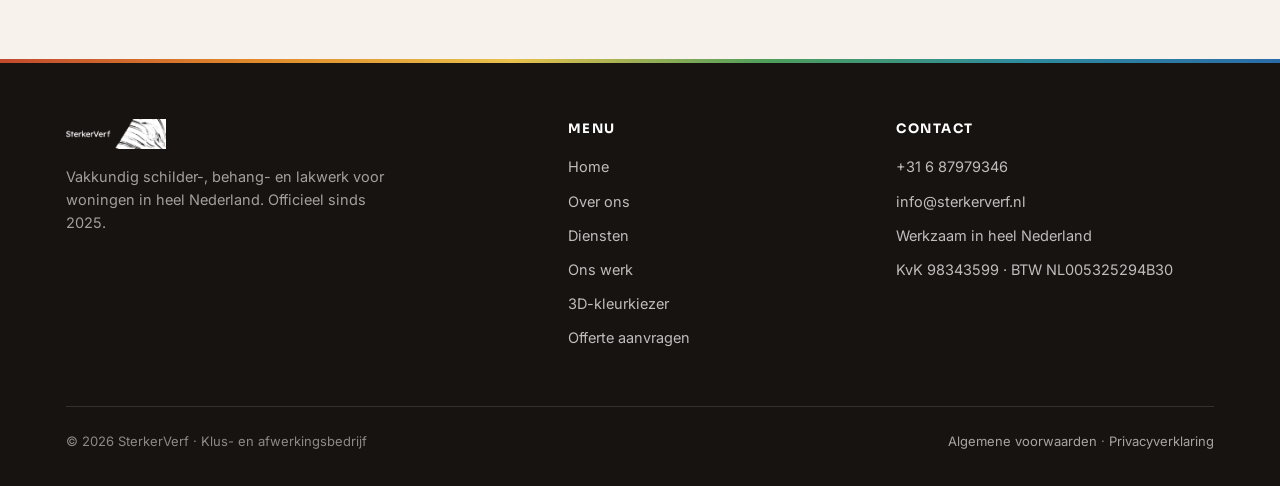
<file: voorwaarden.html>
<!DOCTYPE html>
<html lang="nl">
<head>
<meta charset="UTF-8">
<meta name="viewport" content="width=device-width, initial-scale=1.0">
<title>Algemene voorwaarden · SterkerVerf</title>
<meta name="description" content="De algemene voorwaarden van SterkerVerf voor schilder-, behang- en lakwerk voor particulieren, VvE's en zakelijke opdrachtgevers in heel Nederland.">
<link rel="preconnect" href="https://fonts.googleapis.com">
<link rel="preconnect" href="https://fonts.gstatic.com" crossorigin>
<link href="https://fonts.googleapis.com/css2?family=Sora:wght@500;600;700;800&family=Inter:wght@400;500;600&display=swap" rel="stylesheet">
<link rel="stylesheet" href="styles.css">
<style>
  .legal{max-width:820px;margin:0 auto;padding-bottom:90px}
  .legal .meta{font-size:13.5px;color:var(--muted);margin-bottom:18px}
  .legal .callout{background:var(--sand);border:1px solid var(--line);border-radius:16px;padding:18px 22px;font-size:14.5px;line-height:1.65;color:var(--muted);margin-bottom:34px}
  .legal .callout b{color:var(--ink)}
  .toc{background:#fff;border:1px solid var(--line);border-radius:16px;padding:20px 26px;margin-bottom:38px;box-shadow:var(--shadow)}
  .toc h4{font-size:14px;margin-bottom:12px;letter-spacing:.02em}
  .toc ol{columns:2;column-gap:34px;margin:0;padding-left:20px;font-size:14.5px}
  @media(max-width:600px){.toc ol{columns:1}}
  .toc li{margin-bottom:7px}
  .toc a{color:var(--ink);text-decoration:none}
  .toc a:hover{color:var(--terra)}
  .legal h2{font-size:20px;margin:38px 0 10px;scroll-margin-top:96px}
  .legal h2 .num{color:var(--terra);margin-right:8px}
  .legal p{margin:0 0 12px;line-height:1.72;color:var(--ink)}
  .legal ul,.legal ol.body{margin:0 0 14px;padding-left:22px;line-height:1.72}
  .legal li{margin-bottom:7px}
  .legal .opt-note{border-left:3px solid var(--terra);background:#FCFAF6;padding:12px 18px;margin:14px 0;font-size:14px;color:var(--muted);border-radius:0 10px 10px 0}
</style>
</head>
<body>

<header class="nav">
  <div class="wrap nav-inner">
    <a href="index.html" class="brand" aria-label="SterkerVerf home"><span class="wordmark">SterkerVerf.</span><img class="brand-swirl" src="logo_swirl.png" alt=""></a>
    <nav class="nav-links" id="navLinks">
      <a href="index.html">Home</a>
      <a href="kleurkiezer.html">3D-kleurkiezer</a>
      <a href="portfolio.html">Ons werk</a>
      <a href="diensten.html">Diensten</a>
      <a href="werkwijze.html">Werkwijze</a>
      <a href="over-ons.html">Over ons</a>
      <a href="offerte.html" class="nav-cta">Offerte</a>
    </nav>
    <button class="nav-toggle" id="navToggle" aria-label="Menu" aria-expanded="false"><span></span><span></span><span></span></button>
  </div>
</header>

<section class="phero">
  <div class="wrap">
    <span class="eyebrow">Juridisch</span>
    <h1>Algemene <span class="em">voorwaarden</span></h1>
    <p class="lead">Duidelijke afspraken vooraf, zodat u weet waar u aan toe bent. Voor particulieren, VvE's en zakelijke opdrachtgevers.</p>
  </div>
</section>

<div class="wrap">
  <div class="legal">
    <p class="meta">SterkerVerf · KvK 98343599 · BTW NL005325294B30 · Laatst bijgewerkt: 1 juli 2026 · Versie 1.0</p>

    <div class="callout">
      Wij houden deze voorwaarden bewust helder en eerlijk. Ze doen niets af aan de rechten die u als consument volgens de wet altijd houdt: waar de wet u meer bescherming biedt, geldt de wet. Heeft u ergens een vraag over? <b>Bel of app ons gerust op +31 6 87979346.</b>
    </div>

    <div class="toc">
      <h4>Op deze pagina</h4>
      <ol>
        <li><a href="#a1">Wie wij zijn en begrippen</a></li>
        <li><a href="#a2">Toepasselijkheid</a></li>
        <li><a href="#a3">Offertes en prijzen</a></li>
        <li><a href="#a4">De overeenkomst</a></li>
        <li><a href="#a5">Bedenktijd voor consumenten</a></li>
        <li><a href="#a6">Uitvoering van het werk</a></li>
        <li><a href="#a7">Meer- en minderwerk</a></li>
        <li><a href="#a8">Betaling</a></li>
        <li><a href="#a9">Oplevering</a></li>
        <li><a href="#a10">Garantie en gebreken</a></li>
        <li><a href="#a11">Aansprakelijkheid</a></li>
        <li><a href="#a12">Overmacht</a></li>
        <li><a href="#a13">Annulering en opschorting</a></li>
        <li><a href="#a14">Klachten en geschillen</a></li>
        <li><a href="#a15">Privacy</a></li>
        <li><a href="#a16">Slotbepalingen</a></li>
      </ol>
    </div>

    <h2 id="a1"><span class="num">1.</span>Wie wij zijn en begrippen</h2>
    <p>SterkerVerf is een klus- en afwerkingsbedrijf, gespecialiseerd in schilderwerk, behangen en lakwerk, werkzaam in heel Nederland, ingeschreven bij de Kamer van Koophandel onder nummer 98343599 (btw-nummer NL005325294B30). In deze voorwaarden bedoelen wij met:</p>
    <ul>
      <li><b>SterkerVerf</b>, "wij" of "ons": de opdrachtnemer die het werk uitvoert.</li>
      <li><b>Opdrachtgever</b> of "u": de partij die ons opdracht geeft. Een <b>consument</b> is een opdrachtgever die niet handelt in de uitoefening van een beroep of bedrijf. Een <b>zakelijke opdrachtgever</b> is elke andere opdrachtgever, waaronder bedrijven en Verenigingen van Eigenaars (VvE's).</li>
      <li><b>Overeenkomst</b>: de afspraak op grond waarvan wij werk voor u uitvoeren, meestal aanneming van werk.</li>
      <li><b>Oplevering</b>: het moment waarop wij het werk als gereed aan u ter beschikking stellen.</li>
    </ul>

    <h2 id="a2"><span class="num">2.</span>Toepasselijkheid</h2>
    <p>Deze voorwaarden gelden voor al onze offertes en overeenkomsten. Wij wijzen de toepasselijkheid van eventuele inkoop- of andere voorwaarden van een zakelijke opdrachtgever uitdrukkelijk van de hand, tenzij wij die schriftelijk hebben aanvaard. Afwijkingen gelden alleen als wij die schriftelijk met u zijn overeengekomen; in dat geval gaat de afwijkende afspraak vóór deze voorwaarden.</p>

    <h2 id="a3"><span class="num">3.</span>Offertes en prijzen</h2>
    <ul>
      <li>Onze offerte is vrijblijvend en <b>30 dagen geldig</b>, tenzij er een andere termijn op vermeld staat.</li>
      <li>Prijzen zijn in euro's. Voor consumenten vermelden wij prijzen <b>inclusief btw</b>; voor zakelijke opdrachtgevers kunnen wij prijzen exclusief btw vermelden.</li>
      <li>Een offerte is gebaseerd op de informatie en situatie die op dat moment bekend is. Blijkt de situatie ter plaatse anders (bijvoorbeeld een slechte ondergrond of extra voorbereiding), dan bespreken wij dit vooraf met u.</li>
      <li>Kennelijke vergissingen of schrijffouten in een offerte binden ons niet.</li>
    </ul>

    <h2 id="a4"><span class="num">4.</span>De overeenkomst</h2>
    <p>De overeenkomst komt tot stand zodra u onze offerte aanvaardt, of zodra wij met uw instemming met het werk beginnen. Wij bevestigen de opdracht zoveel mogelijk schriftelijk of per e-mail, zodat voor u en voor ons duidelijk is wat is afgesproken.</p>

    <h2 id="a5"><span class="num">5.</span>Bedenktijd voor consumenten</h2>
    <p>Sluit u als consument een overeenkomst met ons buiten onze bedrijfsruimte (bijvoorbeeld bij u thuis) of op afstand (telefonisch of via e-mail), dan heeft u het recht om de overeenkomst binnen <b>14 dagen</b> zonder opgave van reden te ontbinden. Deze termijn begint op de dag nadat de overeenkomst is gesloten.</p>
    <ul>
      <li>U herroept door ons dat binnen 14 dagen te laten weten, per e-mail (info@sterkerverf.nl), telefonisch of schriftelijk. Een ondubbelzinnige verklaring volstaat.</li>
      <li>Wilt u dat wij <b>binnen de bedenktijd al beginnen</b> met het werk (bijvoorbeeld bij spoed)? Dan vragen wij daar uw uitdrukkelijke verzoek voor. Herroept u daarna toch, dan bent u een evenredig bedrag verschuldigd voor het werk dat op dat moment al is uitgevoerd. Is het werk op uw verzoek volledig uitgevoerd binnen de bedenktijd, dan vervalt het herroepingsrecht.</li>
    </ul>
    <p>Dit hoofdstuk geldt alleen voor consumenten. Zakelijke opdrachtgevers en VvE's hebben geen wettelijke bedenktijd.</p>

    <h2 id="a6"><span class="num">6.</span>Uitvoering van het werk</h2>
    <ul>
      <li>Wij voeren het werk uit naar beste inzicht en vakmanschap, en volgens de eisen van goed schildersvak.</li>
      <li>Genoemde start- en opleverdata zijn een indicatie en nooit een fatale termijn, tenzij dit uitdrukkelijk schriftelijk is afgesproken. Weersomstandigheden kunnen buitenwerk vertragen.</li>
      <li>U zorgt ervoor dat wij op de afgesproken tijd kunnen werken: de ruimte is toegankelijk en zo veel mogelijk leeg, kwetsbare spullen zijn weggehaald of afgedekt, en er is water en elektriciteit beschikbaar.</li>
      <li>De ondergrond moet geschikt zijn om op te werken. Is voorbehandeling of herstel nodig dat niet in de offerte is opgenomen, dan melden wij dit als meerwerk (zie artikel 7).</li>
    </ul>

    <h2 id="a7"><span class="num">7.</span>Meer- en minderwerk</h2>
    <p>Wijzigt de opdracht tijdens de uitvoering, of blijkt extra werk nodig, dan is sprake van meerwerk. Wij stemmen meerwerk waar mogelijk vooraf met u af en verrekenen het apart. Valt werk juist weg, dan verrekenen wij dat als minderwerk. Bij consumenten leggen wij meerwerk zo veel mogelijk vooraf schriftelijk vast.</p>

    <h2 id="a8"><span class="num">8.</span>Betaling</h2>
    <ul>
      <li>Voor <b>kleinere opdrachten</b> ontvangt u de factuur na oplevering; het volledige bedrag betaalt u binnen <b>14 dagen</b>.</li>
      <li>Voor <b>grotere opdrachten</b> (met een offertebedrag boven € 1.500) vragen wij een <b>aanbetaling van 30%</b> bij aanvang; het restant betaalt u binnen 14 dagen na oplevering.</li>
      <li>Bij grote of langlopende (zakelijke) projecten kunnen wij in termijnen factureren naar de voortgang van het werk.</li>
      <li>Staan er in de offerte afwijkende betaalafspraken, dan gaan die vóór dit artikel.</li>
      <li>Betaalt u niet op tijd, dan sturen wij u eerst een herinnering. Blijft betaling daarna uit, dan bent u de wettelijke rente en redelijke incassokosten verschuldigd. Bij consumenten volgen wij hiervoor de wettelijke regeling (met eerst een kosteloze aanmaning met betaaltermijn van 14 dagen); bij zakelijke opdrachtgevers geldt de wettelijke handelsrente.</li>
    </ul>

    <h2 id="a9"><span class="num">9.</span>Oplevering</h2>
    <p>Wij melden u wanneer het werk gereed is. U neemt het werk dan samen met ons op. Kleine gebreken die de ingebruikname niet in de weg staan, herstellen wij zo snel mogelijk; ze zijn geen reden om de oplevering of betaling uit te stellen. Neemt u het werk in gebruik, dan geldt het als opgeleverd.</p>

    <h2 id="a10"><span class="num">10.</span>Garantie en gebreken</h2>
    <p>U heeft altijd recht op werk dat goed en vakkundig is uitgevoerd. Uw wettelijke rechten blijven volledig gelden; deze voorwaarden beperken die niet.</p>
    <ul>
      <li>Ontdekt u een gebrek, meld dit dan <b>binnen bekwame tijd</b> nadat u het heeft ontdekt of had kunnen ontdekken, zodat wij het kunnen onderzoeken en zo nodig herstellen.</li>
      <li>Voor verborgen gebreken blijven wij na oplevering aansprakelijk volgens de wet. Een vordering hierover verjaart in beginsel twee jaar nadat u heeft geklaagd.</li>
      <li>Onze verantwoordelijkheid geldt <b>niet</b> voor gebreken die het gevolg zijn van: de staat van de ondergrond of constructie, optrekkend of doorslaand vocht en condens, onvoldoende ventilatie, achterstallig onderhoud, werk of materialen van derden, door u aangeleverde materialen, normale slijtage, en natuurlijke kleurverandering of glansvermindering door zonlicht en veroudering.</li>
    </ul>
    <div class="opt-note">Advies (nog niet actief): voor VvE's en zakelijke opdrachtgevers kunnen wij hier later een eigen uitvoeringsgarantie van 2 jaar toevoegen als extra zekerheid. Dit is een verkoopargument bij aanbestedingen. Zeg het maar wanneer u dit wilt aanzetten.</div>

    <h2 id="a11"><span class="num">11.</span>Aansprakelijkheid</h2>
    <ul>
      <li>Onze aansprakelijkheid is beperkt tot het herstel van het gebrek of, als dat niet mogelijk is, tot ten hoogste het factuurbedrag van de betreffende opdracht, dan wel het bedrag dat onze verzekering in dat geval uitkeert.</li>
      <li>Wij zijn niet aansprakelijk voor indirecte schade of gevolgschade.</li>
      <li>Deze beperkingen gelden niet als de schade het gevolg is van opzet of bewuste roekeloosheid van onze kant, en niet voor zover de wet dwingend anders bepaalt. Richting consumenten passen wij deze beperkingen nooit verder toe dan de wet toestaat.</li>
    </ul>

    <h2 id="a12"><span class="num">12.</span>Overmacht</h2>
    <p>Kunnen wij door overmacht (zoals extreem weer, ziekte, of het uitblijven van leveringen) tijdelijk niet nakomen, dan schuift de uitvoering op. Duurt de overmacht te lang, dan mogen beide partijen de overeenkomst voor het niet-uitgevoerde deel beëindigen, zonder dat wij schadevergoeding verschuldigd zijn. Al uitgevoerd werk wordt naar rato afgerekend.</p>

    <h2 id="a13"><span class="num">13.</span>Annulering en opschorting</h2>
    <p>Wilt u een opdracht annuleren nadat de bedenktijd is verstreken of nadat het werk is aangevangen? Dan vergoedt u het werk dat al is uitgevoerd en de kosten die wij al hebben gemaakt, zoals ingekochte materialen en gereserveerde arbeid. Komt u afspraken niet na, dan mogen wij het werk opschorten totdat dit is opgelost.</p>

    <h2 id="a14"><span class="num">14.</span>Klachten en geschillen</h2>
    <p>Bent u ergens niet tevreden over? Laat het ons weten, dan lossen wij het samen op. Wij nemen elke klacht serieus en reageren zo snel mogelijk. Komen wij er samen niet uit, dan kunt u het geschil voorleggen aan de bevoegde Nederlandse rechter. Op al onze overeenkomsten is Nederlands recht van toepassing.</p>

    <h2 id="a15"><span class="num">15.</span>Privacy</h2>
    <p>Wij gaan zorgvuldig om met uw gegevens en gebruiken ze alleen om u een offerte te maken, de opdracht uit te voeren en met u contact te houden. Hoe wij dat doen, leest u in onze <a href="privacy.html">privacyverklaring</a>.</p>

    <h2 id="a16"><span class="num">16.</span>Slotbepalingen</h2>
    <p>Is een bepaling uit deze voorwaarden ongeldig, dan blijven de overige bepalingen gewoon gelden; wij vervangen de ongeldige bepaling door een geldige die er zo dicht mogelijk bij komt. Wij mogen deze voorwaarden aanpassen; op een lopende opdracht geldt de versie die gold bij het aangaan van de overeenkomst. Dit is versie 1.0 van 1 juli 2026.</p>
  </div>
</div>

<footer>
  <div class="foot-top"></div>
  <div class="wrap">
    <div class="foot-inner">
      <div class="foot-brand">
        <img src="sterkerverf_logo_transparent.png" alt="SterkerVerf">
        <p>Vakkundig schilder-, behang- en lakwerk voor woningen in heel Nederland. Officieel sinds 2025.</p>
      </div>
      <div class="foot-col">
        <h4>Menu</h4>
        <a href="index.html">Home</a><a href="over-ons.html">Over ons</a><a href="diensten.html">Diensten</a><a href="portfolio.html">Ons werk</a><a href="kleurkiezer.html">3D-kleurkiezer</a><a href="offerte.html">Offerte aanvragen</a>
      </div>
      <div class="foot-col">
        <h4>Contact</h4>
        <a href="tel:+31687979346" class="fv">+31 6 87979346</a>
        <a href="mailto:info@sterkerverf.nl" class="fv">info@sterkerverf.nl</a>
        <span class="fv">Werkzaam in heel Nederland</span>
        <span class="fv">KvK 98343599 · BTW NL005325294B30</span>
      </div>
    </div>
    <div class="foot-bottom">
      <span>© <span data-year></span> SterkerVerf · Klus- en afwerkingsbedrijf</span>
      <span class="foot-legal"><a href="voorwaarden.html">Algemene voorwaarden</a> · <a href="privacy.html">Privacyverklaring</a></span>
    </div>
  </div>
</footer>

<script src="main.js"></script>
</body>
</html>
</file>
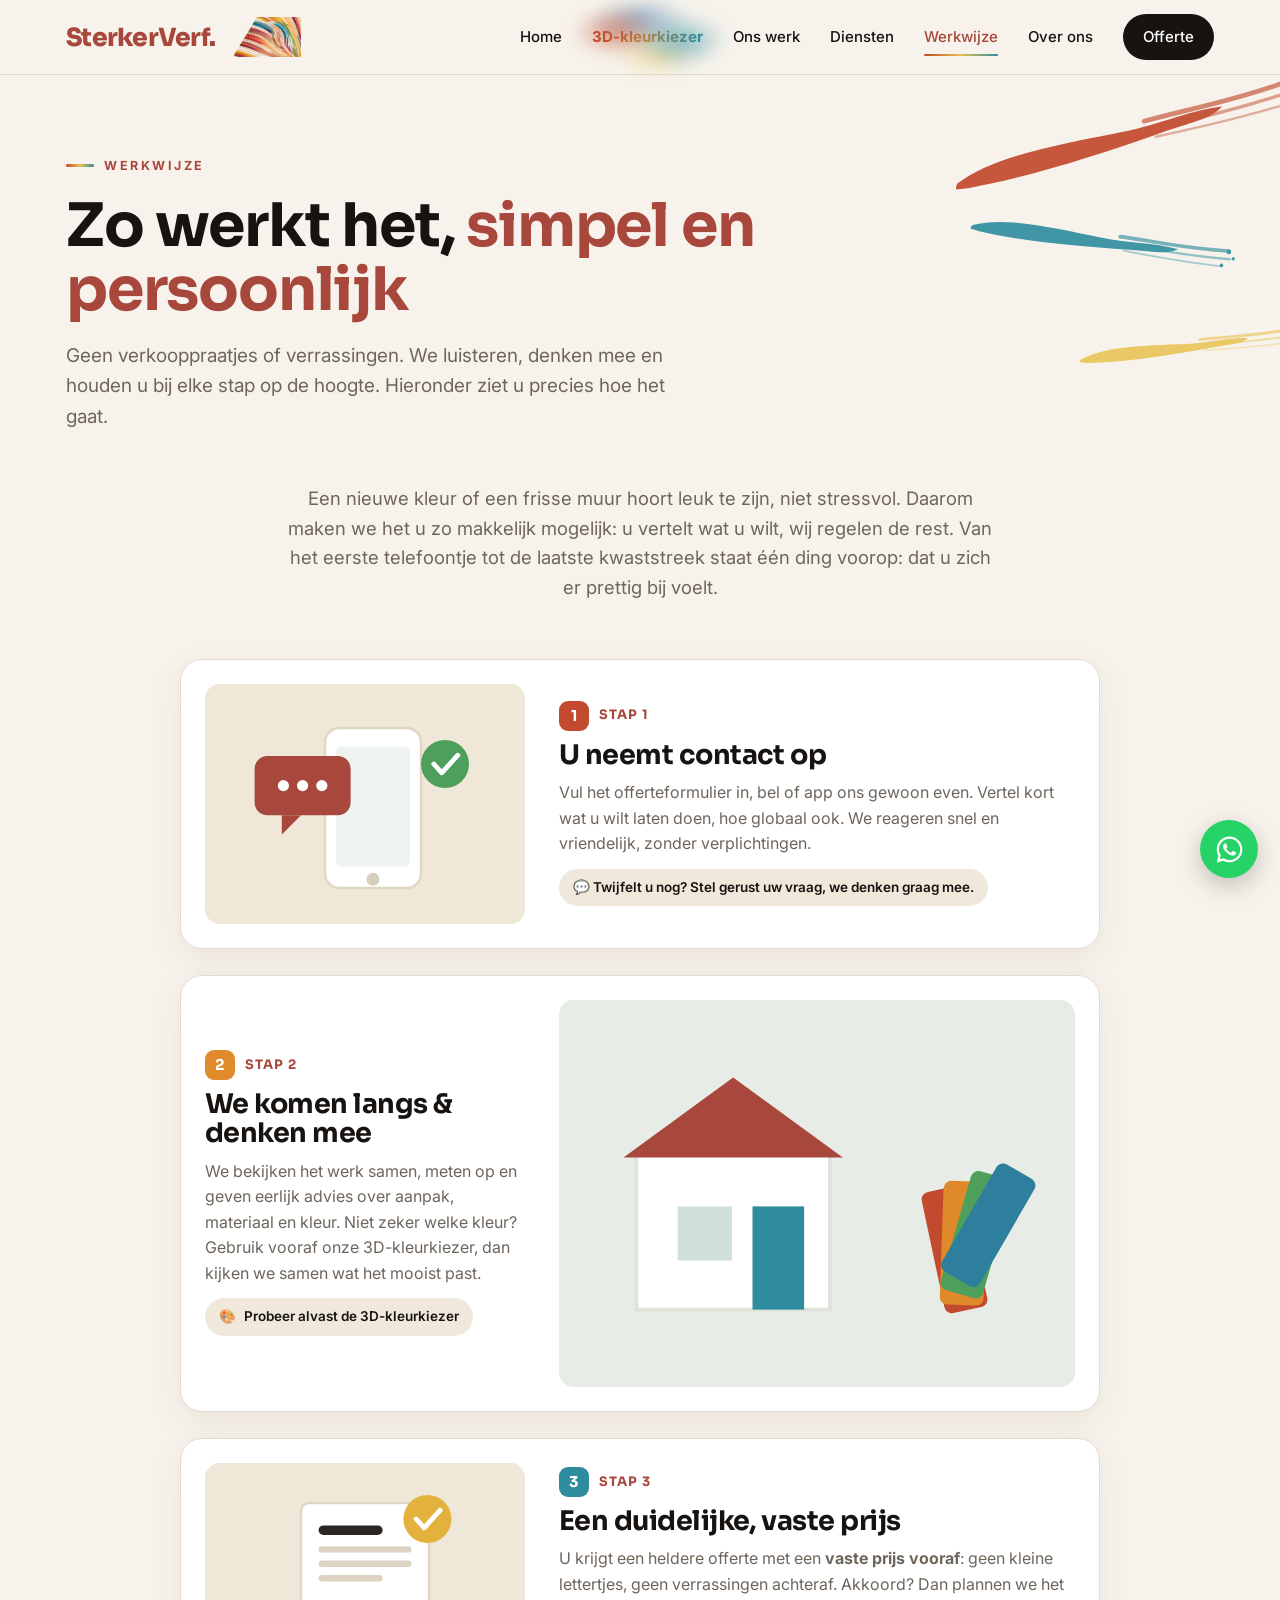
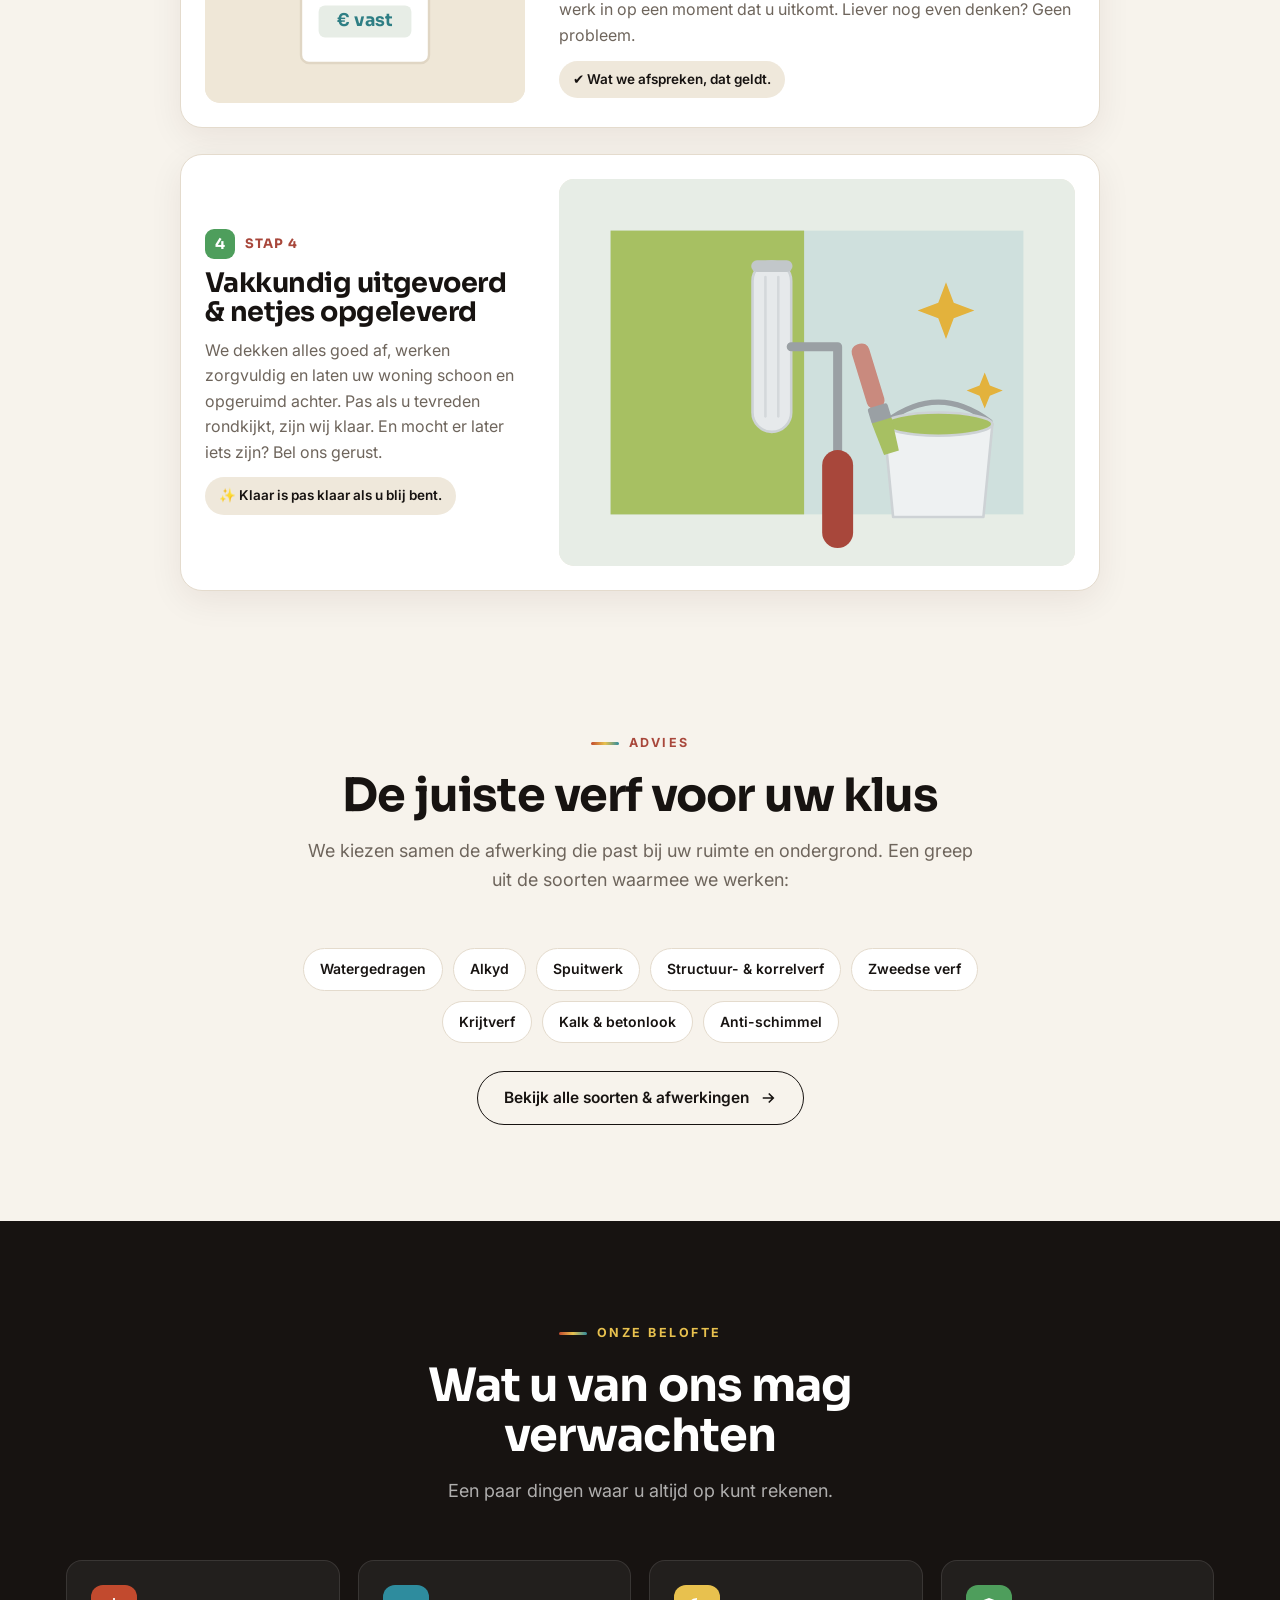
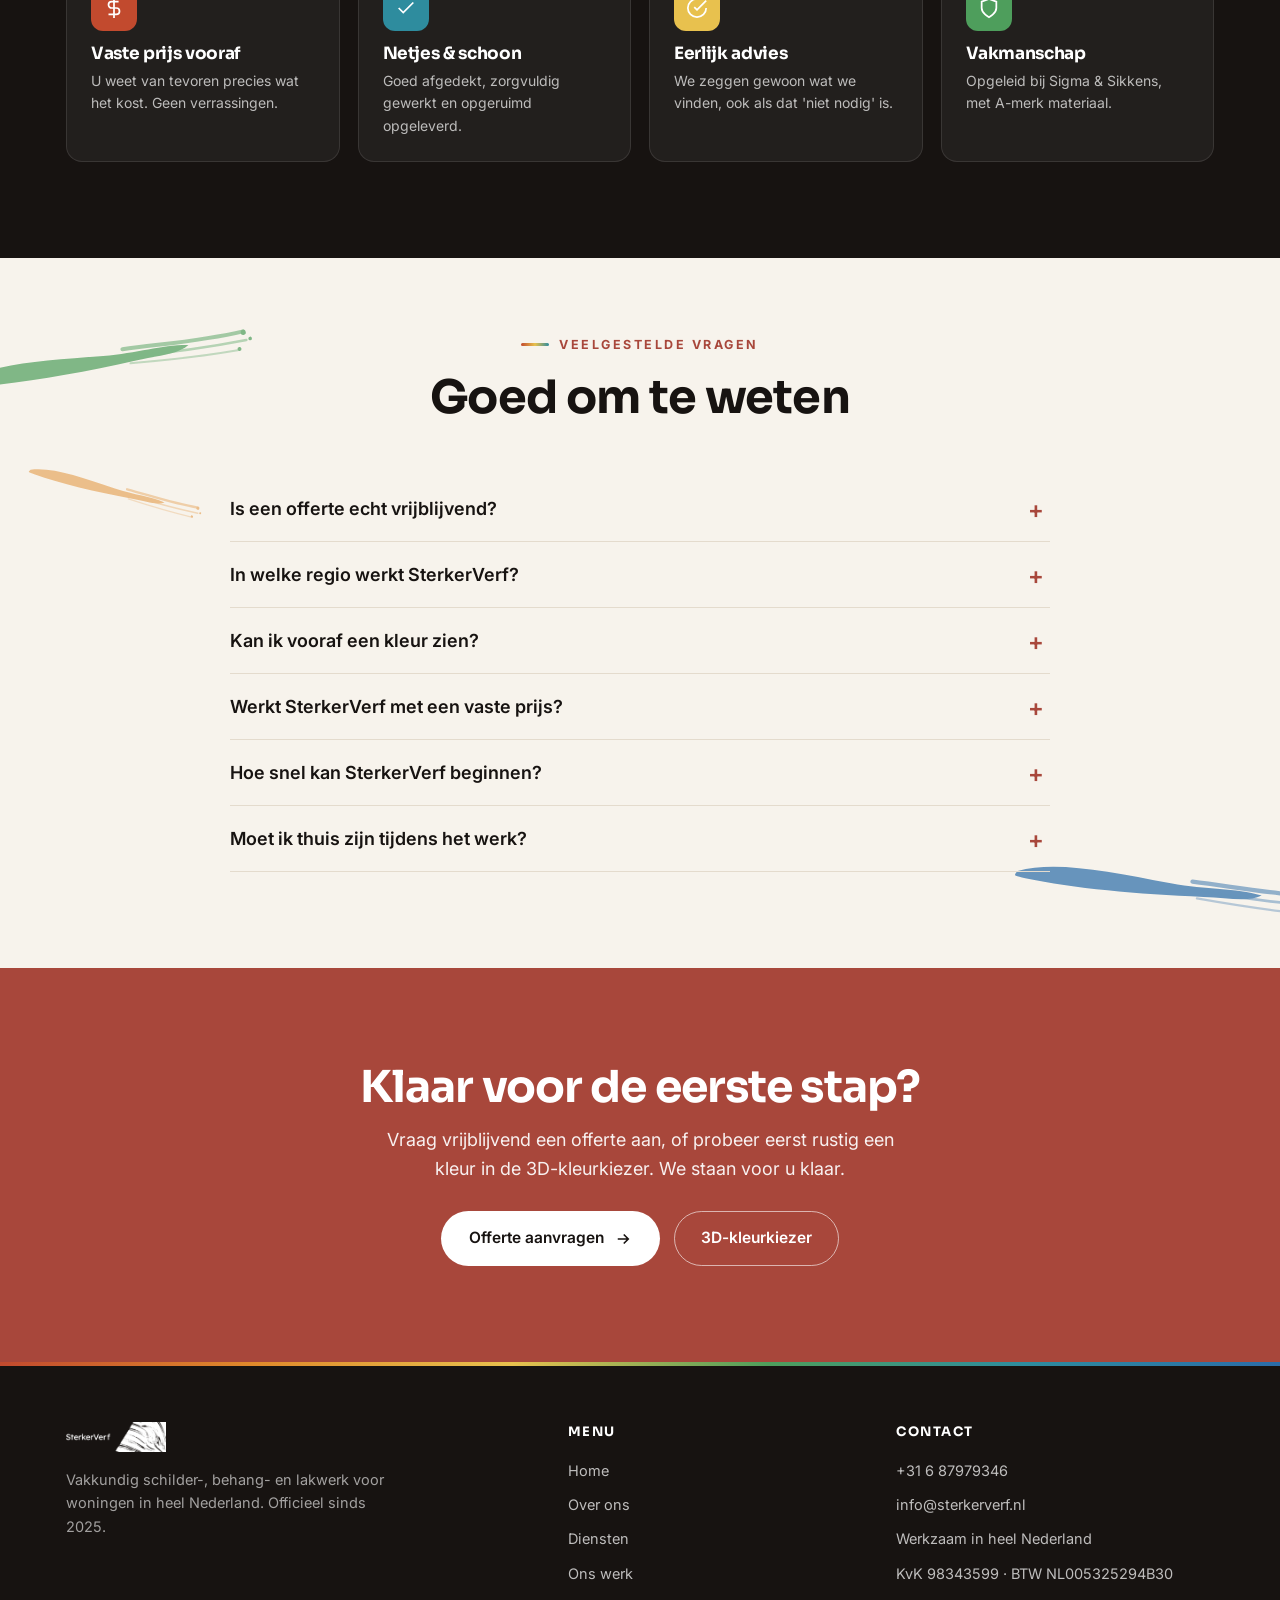
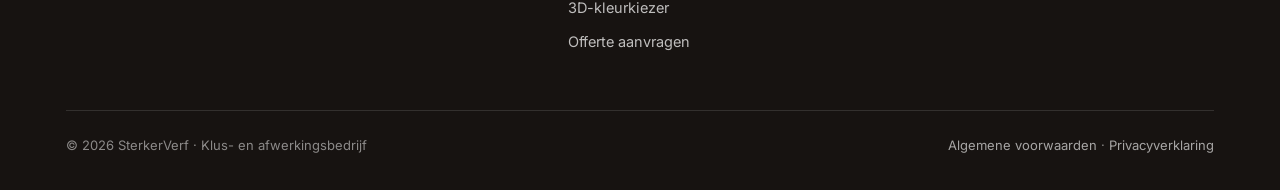
<file: werkwijze.html>
<!DOCTYPE html>
<html lang="nl">
<head>
<meta charset="UTF-8">
<meta name="viewport" content="width=device-width, initial-scale=1.0">
<title>Werkwijze · SterkerVerf</title>
<meta name="description" content="Zo werkt SterkerVerf: vriendelijk, persoonlijk en helder. Van een vrijblijvende aanvraag en eerlijk kleuradvies tot een vaste prijs en een nette oplevering.">
<link rel="preconnect" href="https://fonts.googleapis.com">
<link rel="preconnect" href="https://fonts.gstatic.com" crossorigin>
<link href="https://fonts.googleapis.com/css2?family=Sora:wght@500;600;700;800&family=Inter:wght@400;500;600&display=swap" rel="stylesheet">
<link rel="stylesheet" href="styles.css">
<style>
  .intro{max-width:720px;margin:0 auto 56px;text-align:center}
  .intro p{font-size:18.5px;color:var(--muted)}

  /* vriendelijke stappen-tijdlijn */
  .flow{max-width:920px;margin:0 auto;display:flex;flex-direction:column;gap:26px}
  .fstep{display:grid;grid-template-columns:320px 1fr;gap:34px;align-items:center;background:#fff;border:1px solid var(--line);border-radius:22px;padding:24px;box-shadow:0 10px 34px rgba(60,20,12,.07)}
  .fstep .illu{border-radius:15px;overflow:hidden;aspect-ratio:4/3;background:var(--sand)}
  .fstep .illu svg{display:block;width:100%;height:100%}
  .fstep:nth-child(even) .illu{order:2}
  .fstep .num{display:inline-flex;align-items:center;gap:10px;font-family:'Sora',sans-serif;font-weight:700;font-size:13px;letter-spacing:1px;text-transform:uppercase;color:var(--terra);margin-bottom:10px}
  .fstep .num i{width:30px;height:30px;border-radius:9px;display:flex;align-items:center;justify-content:center;color:#fff;font-style:normal;font-size:15px}
  .fstep h3{font-size:clamp(21px,2.6vw,27px);margin-bottom:10px}
  .fstep p{font-size:16px;color:var(--muted);margin-bottom:12px}
  .fstep .tip{display:inline-flex;align-items:center;gap:8px;font-size:13.5px;font-weight:600;color:var(--ink);background:var(--sand);border-radius:30px;padding:8px 14px}
  @media(max-width:680px){.fstep{grid-template-columns:1fr}.fstep:nth-child(even) .illu{order:0}}

  /* beloftes */
  .promise{background:var(--ink);color:#fff}
  .promise .sec-head h2{color:#fff}
  .promise .sec-head p{color:rgba(255,255,255,.66)}
  .pgrid{display:grid;grid-template-columns:repeat(4,1fr);gap:18px}
  @media(max-width:860px){.pgrid{grid-template-columns:repeat(2,1fr)}}
  @media(max-width:480px){.pgrid{grid-template-columns:1fr}}
  .pcard{background:rgba(255,255,255,.05);border:1px solid rgba(255,255,255,.1);border-radius:16px;padding:24px}
  .pcard .pi{width:46px;height:46px;border-radius:12px;display:flex;align-items:center;justify-content:center;color:#fff;margin-bottom:14px}
  .pcard h3{font-size:17px;margin-bottom:7px}
  .pcard p{font-size:14px;color:rgba(255,255,255,.7)}

  .faq{max-width:820px;margin:0 auto}
  .qa{border-bottom:1px solid var(--line)}
  .qa button{width:100%;text-align:left;background:none;border:none;cursor:pointer;font-family:inherit;font-size:18px;font-weight:600;color:var(--ink);padding:22px 40px 22px 0;position:relative}
  .qa button::after{content:"+";position:absolute;right:6px;top:50%;transform:translateY(-50%);font-size:24px;color:var(--terra);transition:transform .25s}
  .qa.open button::after{content:"–"}
  .qa .a{max-height:0;overflow:hidden;transition:max-height .3s ease}
  .qa .a-in{padding:0 0 22px;font-size:16px;color:var(--muted)}
</style>
</head>
<body>

<header class="nav">
  <div class="wrap nav-inner">
    <a href="index.html" class="brand" aria-label="SterkerVerf home"><span class="wordmark">SterkerVerf.</span><img class="brand-swirl" src="logo_swirl.png" alt=""></a>
    <nav class="nav-links" id="navLinks">
      <a href="index.html">Home</a>
      <a href="kleurkiezer.html">3D-kleurkiezer</a>
      <a href="portfolio.html">Ons werk</a>
      <a href="diensten.html">Diensten</a>
      <a href="werkwijze.html">Werkwijze</a>
      <a href="over-ons.html">Over ons</a>
      <a href="offerte.html" class="nav-cta">Offerte</a>
    </nav>
    <button class="nav-toggle" id="navToggle" aria-label="Menu" aria-expanded="false"><span></span><span></span><span></span></button>
  </div>
</header>

<style>
  .phero{position:relative;overflow:hidden}
  .phero .wrap{position:relative;z-index:1}
  .wsplat{position:absolute;z-index:0;pointer-events:none}
  .wsplat svg{width:100%;height:auto;display:block}
  @media(max-width:860px){.wsplat{opacity:.28}}
</style>
<section class="phero">
  <span class="wsplat" style="top:16px;right:-24px;width:360px;opacity:.92;transform:rotate(-15deg)" aria-hidden="true"><svg viewBox="0 0 300 80" xmlns="http://www.w3.org/2000/svg"><path fill="#C24A2E" d="M6 40 C 40 26 90 30 150 34 C 185 36 210 31 236 35 C 224 43 205 41 182 43 C 120 48 60 50 14 46 C 4 44 2 46 6 40 Z"/><g stroke="#C24A2E" fill="none" stroke-linecap="round"><path stroke-width="4" opacity=".7" d="M170 30 C 210 30 250 33 292 29"/><path stroke-width="2.6" opacity=".55" d="M180 38 C 220 40 256 40 294 38"/><path stroke-width="2" opacity=".45" d="M176 45 C 214 47 250 48 284 47"/></g><g fill="#C24A2E"><circle cx="292" cy="30" r="2.6"/><circle cx="298" cy="37" r="1.8"/><circle cx="286" cy="46" r="2"/></g></svg></span>
  <span class="wsplat" style="top:132px;right:44px;width:270px;opacity:.9;transform:rotate(8deg)" aria-hidden="true"><svg viewBox="0 0 300 80" xmlns="http://www.w3.org/2000/svg"><path fill="#2E8C9E" d="M6 40 C 40 26 90 30 150 34 C 185 36 210 31 236 35 C 224 43 205 41 182 43 C 120 48 60 50 14 46 C 4 44 2 46 6 40 Z"/><g stroke="#2E8C9E" fill="none" stroke-linecap="round"><path stroke-width="4" opacity=".7" d="M170 30 C 210 30 250 33 292 29"/><path stroke-width="2.6" opacity=".55" d="M180 38 C 220 40 256 40 294 38"/><path stroke-width="2" opacity=".45" d="M176 45 C 214 47 250 48 284 47"/></g><g fill="#2E8C9E"><circle cx="292" cy="30" r="2.6"/><circle cx="298" cy="37" r="1.8"/><circle cx="286" cy="46" r="2"/></g></svg></span>
  <span class="wsplat" style="top:244px;right:-16px;width:220px;opacity:.85;transform:rotate(-6deg)" aria-hidden="true"><svg viewBox="0 0 300 80" xmlns="http://www.w3.org/2000/svg"><path fill="#E8C14E" d="M6 40 C 40 26 90 30 150 34 C 185 36 210 31 236 35 C 224 43 205 41 182 43 C 120 48 60 50 14 46 C 4 44 2 46 6 40 Z"/><g stroke="#E8C14E" fill="none" stroke-linecap="round"><path stroke-width="4" opacity=".7" d="M170 30 C 210 30 250 33 292 29"/><path stroke-width="2.6" opacity=".55" d="M180 38 C 220 40 256 40 294 38"/><path stroke-width="2" opacity=".45" d="M176 45 C 214 47 250 48 284 47"/></g><g fill="#E8C14E"><circle cx="292" cy="30" r="2.6"/><circle cx="298" cy="37" r="1.8"/><circle cx="286" cy="46" r="2"/></g></svg></span>
  <div class="wrap">
    <span class="eyebrow">Werkwijze</span>
    <h1>Zo werkt het, <span class="em">simpel en persoonlijk</span></h1>
    <p class="lead">Geen verkooppraatjes of verrassingen. We luisteren, denken mee en houden u bij elke stap op de hoogte. Hieronder ziet u precies hoe het gaat.</p>
  </div>
</section>

<section style="padding-top:34px">
  <div class="wrap">
    <div class="intro reveal">
      <p>Een nieuwe kleur of een frisse muur hoort leuk te zijn, niet stressvol. Daarom maken we het u zo makkelijk mogelijk: u vertelt wat u wilt, wij regelen de rest. Van het eerste telefoontje tot de laatste kwaststreek staat één ding voorop: dat u zich er prettig bij voelt.</p>
    </div>

    <div class="flow">

      <!-- STAP 1 -->
      <div class="fstep reveal">
        <div class="illu">
          <svg viewBox="0 0 400 300" xmlns="http://www.w3.org/2000/svg" aria-label="Aanvraag">
            <rect width="400" height="300" fill="#EFE7D7"/>
            <rect x="150" y="55" width="120" height="200" rx="18" fill="#fff" stroke="#e0d6c4" stroke-width="3"/>
            <rect x="164" y="78" width="92" height="150" rx="6" fill="#eef3ef"/>
            <circle cx="210" cy="244" r="8" fill="#d7cdbb"/>
            <!-- chatbubble -->
            <rect x="62" y="90" width="120" height="74" rx="16" fill="#A8473B"/>
            <path d="M96 164 l0 24 l24 -24 Z" fill="#A8473B"/>
            <circle cx="98" cy="127" r="7" fill="#fff"/><circle cx="122" cy="127" r="7" fill="#fff"/><circle cx="146" cy="127" r="7" fill="#fff"/>
            <!-- check -->
            <circle cx="300" cy="100" r="30" fill="#4E9E5C"/>
            <path d="M286 100 l10 11 l20 -22" fill="none" stroke="#fff" stroke-width="6" stroke-linecap="round" stroke-linejoin="round"/>
          </svg>
        </div>
        <div>
          <div class="num"><i style="background:var(--c-red)">1</i>Stap 1</div>
          <h3>U neemt contact op</h3>
          <p>Vul het offerteformulier in, bel of app ons gewoon even. Vertel kort wat u wilt laten doen, hoe globaal ook. We reageren snel en vriendelijk, zonder verplichtingen.</p>
          <span class="tip">💬 Twijfelt u nog? Stel gerust uw vraag, we denken graag mee.</span>
        </div>
      </div>

      <!-- STAP 2 -->
      <div class="fstep reveal">
        <div class="illu">
          <svg viewBox="0 0 400 300" xmlns="http://www.w3.org/2000/svg" aria-label="Bezoek en advies">
            <rect width="400" height="300" fill="#E7EDE6"/>
            <!-- huis -->
            <rect x="60" y="120" width="150" height="120" fill="#fff" stroke="#dfe3da" stroke-width="3"/>
            <polygon points="50,122 220,122 135,60" fill="#A8473B"/>
            <rect x="92" y="160" width="42" height="42" fill="#cfe0dd"/>
            <rect x="150" y="160" width="40" height="80" fill="#2E8C9E"/>
            <!-- kleurstalen waaier -->
            <g transform="translate(280,150) rotate(-12)">
              <rect x="0" y="0" width="34" height="96" rx="6" fill="#C24A2E"/>
              <rect x="20" y="-6" width="34" height="96" rx="6" fill="#E0892B" transform="rotate(14 20 -6)"/>
              <rect x="44" y="-10" width="34" height="96" rx="6" fill="#4E9E5C" transform="rotate(28 44 -10)"/>
              <rect x="66" y="-12" width="34" height="96" rx="6" fill="#2E7E9E" transform="rotate(42 66 -12)"/>
            </g>
          </svg>
        </div>
        <div>
          <div class="num"><i style="background:var(--c-orange)">2</i>Stap 2</div>
          <h3>We komen langs &amp; denken mee</h3>
          <p>We bekijken het werk samen, meten op en geven eerlijk advies over aanpak, materiaal en kleur. Niet zeker welke kleur? Gebruik vooraf onze 3D-kleurkiezer, dan kijken we samen wat het mooist past.</p>
          <span class="tip">🎨 <a href="kleurkiezer.html" style="color:inherit">Probeer alvast de 3D-kleurkiezer</a></span>
        </div>
      </div>

      <!-- STAP 3 -->
      <div class="fstep reveal">
        <div class="illu">
          <svg viewBox="0 0 400 300" xmlns="http://www.w3.org/2000/svg" aria-label="Offerte met vaste prijs">
            <rect width="400" height="300" fill="#EFE7D7"/>
            <rect x="120" y="50" width="160" height="200" rx="10" fill="#fff" stroke="#e0d6c4" stroke-width="3"/>
            <rect x="142" y="78" width="80" height="12" rx="6" fill="#2c2622"/>
            <rect x="142" y="104" width="116" height="8" rx="4" fill="#ddd3c2"/>
            <rect x="142" y="122" width="116" height="8" rx="4" fill="#ddd3c2"/>
            <rect x="142" y="140" width="80" height="8" rx="4" fill="#ddd3c2"/>
            <rect x="142" y="178" width="116" height="40" rx="8" fill="#E7EDE6"/>
            <text x="200" y="204" text-anchor="middle" font-family="Sora,sans-serif" font-weight="700" font-size="22" fill="#2E7E84">€ vast</text>
            <circle cx="278" cy="70" r="30" fill="#E3B23C"/>
            <path d="M264 70 l10 11 l20 -22" fill="none" stroke="#fff" stroke-width="6" stroke-linecap="round" stroke-linejoin="round"/>
          </svg>
        </div>
        <div>
          <div class="num"><i style="background:var(--c-teal)">3</i>Stap 3</div>
          <h3>Een duidelijke, vaste prijs</h3>
          <p>U krijgt een heldere offerte met een <b>vaste prijs vooraf</b>: geen kleine lettertjes, geen verrassingen achteraf. Akkoord? Dan plannen we het werk in op een moment dat u uitkomt. Liever nog even denken? Geen probleem.</p>
          <span class="tip">✔️ Wat we afspreken, dat geldt.</span>
        </div>
      </div>

      <!-- STAP 4 -->
      <div class="fstep reveal">
        <div class="illu">
          <svg viewBox="0 0 400 300" xmlns="http://www.w3.org/2000/svg" aria-label="Uitvoering">
            <rect width="400" height="300" fill="#E7EDE6"/>
            <rect x="40" y="40" width="320" height="220" fill="#cfe0dd"/>
            <!-- verse verfbaan -->
            <rect x="40" y="40" width="150" height="220" fill="#A7C062"/>
            <!-- roller: verticale wals aan de natte verfrand, frame + greep naar rechtsonder -->
            <g transform="translate(150,64)">
              <!-- wals (zachte roller) -->
              <rect x="0" y="0" width="30" height="132" rx="15" fill="#e6e9eb"/>
              <rect x="0" y="0" width="30" height="132" rx="15" fill="none" stroke="#cdd2d5" stroke-width="2"/>
              <!-- nap-lijntjes voor textuur -->
              <line x1="10" y1="12" x2="10" y2="120" stroke="#d4d8db" stroke-width="2" stroke-linecap="round"/>
              <line x1="20" y1="12" x2="20" y2="120" stroke="#d4d8db" stroke-width="2" stroke-linecap="round"/>
              <!-- eindkap bovenaan -->
              <rect x="-1" y="-1" width="32" height="9" rx="4.5" fill="#c2c7ca"/>
              <!-- frame: as uit de wals, knik omlaag naar de greep -->
              <path d="M30 66 H66 V150" fill="none" stroke="#9aa0a4" stroke-width="7" stroke-linecap="round" stroke-linejoin="round"/>
              <!-- greep -->
              <rect x="54" y="146" width="24" height="76" rx="12" fill="#A8473B"/>
            </g>
            <!-- pot verf -->
            <g transform="translate(250,178)">
              <path d="M4 10 q40 -30 80 0" fill="none" stroke="#9aa0a4" stroke-width="4" stroke-linecap="round"/>
              <path d="M2 12 L86 12 L79 84 L9 84 Z" fill="#eef1f2" stroke="#cdd2d5" stroke-width="2" stroke-linejoin="round"/>
              <ellipse cx="44" cy="12" rx="42" ry="9" fill="#A7C062"/>
              <ellipse cx="44" cy="12" rx="42" ry="9" fill="none" stroke="#cdd2d5" stroke-width="2"/>
            </g>
            <!-- kwast, geleund tegen de pot -->
            <g transform="translate(232,128) rotate(-17)">
              <rect x="-7" y="0" width="14" height="52" rx="6" fill="#C98A7E"/>
              <rect x="-8" y="50" width="16" height="13" rx="2" fill="#9aa0a4"/>
              <path d="M-8 62 L8 62 L6 88 L-6 88 Z" fill="#A7C062"/>
            </g>
            <!-- sparkles -->
            <g fill="#E3B23C"><path d="M300 80 l6 16 l16 6 l-16 6 l-6 16 l-6 -16 l-16 -6 l16 -6 Z"/><path d="M330 150 l4 10 l10 4 l-10 4 l-4 10 l-4 -10 l-10 -4 l10 -4 Z"/></g>
          </svg>
        </div>
        <div>
          <div class="num"><i style="background:var(--c-green)">4</i>Stap 4</div>
          <h3>Vakkundig uitgevoerd &amp; netjes opgeleverd</h3>
          <p>We dekken alles goed af, werken zorgvuldig en laten uw woning schoon en opgeruimd achter. Pas als u tevreden rondkijkt, zijn wij klaar. En mocht er later iets zijn? Bel ons gerust.</p>
          <span class="tip">✨ Klaar is pas klaar als u blij bent.</span>
        </div>
      </div>

    </div>
  </div>
</section>

<!-- VERF-ADVIES (kort) -->
<style>.vtag{background:#fff;border:1.5px solid var(--line);border-radius:30px;padding:9px 16px;font-size:14px;font-weight:600;color:var(--ink)}</style>
<section style="padding-top:40px">
  <div class="wrap">
    <div class="sec-head center reveal"><span class="eyebrow">Advies</span><h2>De juiste verf voor uw klus</h2><p>We kiezen samen de afwerking die past bij uw ruimte en ondergrond. Een greep uit de soorten waarmee we werken:</p></div>
    <div class="reveal" style="display:flex;flex-wrap:wrap;gap:10px;justify-content:center;max-width:720px;margin:0 auto">
      <a href="diensten.html" class="vtag">Watergedragen</a>
      <a href="diensten.html" class="vtag">Alkyd</a>
      <a href="diensten.html" class="vtag">Spuitwerk</a>
      <a href="diensten.html" class="vtag">Structuur- &amp; korrelverf</a>
      <a href="diensten.html" class="vtag">Zweedse verf</a>
      <a href="diensten.html" class="vtag">Krijtverf</a>
      <a href="diensten.html" class="vtag">Kalk &amp; betonlook</a>
      <a href="diensten.html" class="vtag">Anti-schimmel</a>
    </div>
    <div style="text-align:center;margin-top:28px" class="reveal">
      <a href="diensten.html" class="btn btn-ghost">Bekijk alle soorten &amp; afwerkingen
        <svg width="18" height="18" viewBox="0 0 24 24" fill="none" stroke="currentColor" stroke-width="2.2"><path d="M5 12h14M13 6l6 6-6 6"/></svg></a>
    </div>
  </div>
</section>

<!-- BELOFTES -->
<section class="promise">
  <div class="wrap">
    <div class="sec-head center reveal"><span class="eyebrow" style="color:var(--c-gold)">Onze belofte</span><h2>Wat u van ons mag verwachten</h2><p>Een paar dingen waar u altijd op kunt rekenen.</p></div>
    <div class="pgrid">
      <div class="pcard reveal"><div class="pi" style="background:var(--c-red)"><svg width="22" height="22" viewBox="0 0 24 24" fill="none" stroke="currentColor" stroke-width="1.9"><path d="M12 1v22M17 5H9.5a3.5 3.5 0 0 0 0 7h5a3.5 3.5 0 0 1 0 7H6"/></svg></div><h3>Vaste prijs vooraf</h3><p>U weet van tevoren precies wat het kost. Geen verrassingen.</p></div>
      <div class="pcard reveal"><div class="pi" style="background:var(--c-teal)"><svg width="22" height="22" viewBox="0 0 24 24" fill="none" stroke="currentColor" stroke-width="1.9"><path d="M20 6L9 17l-5-5"/></svg></div><h3>Netjes &amp; schoon</h3><p>Goed afgedekt, zorgvuldig gewerkt en opgeruimd opgeleverd.</p></div>
      <div class="pcard reveal"><div class="pi" style="background:var(--c-gold)"><svg width="22" height="22" viewBox="0 0 24 24" fill="none" stroke="currentColor" stroke-width="1.9"><path d="M12 2a10 10 0 1 0 10 10M22 4L12 14.01l-3-3"/></svg></div><h3>Eerlijk advies</h3><p>We zeggen gewoon wat we vinden, ook als dat 'niet nodig' is.</p></div>
      <div class="pcard reveal"><div class="pi" style="background:var(--c-green)"><svg width="22" height="22" viewBox="0 0 24 24" fill="none" stroke="currentColor" stroke-width="1.9"><path d="M12 22s8-4 8-10V5l-8-3-8 3v7c0 6 8 10 8 10z"/></svg></div><h3>Vakmanschap</h3><p>Opgeleid bij Sigma &amp; Sikkens, met A-merk materiaal.</p></div>
    </div>
  </div>
</section>

<!-- FAQ -->
<section style="padding-top:70px;position:relative;overflow:hidden">
  <span class="wsplat" style="top:64px;left:-46px;width:300px;opacity:.7;transform:rotate(-8deg)" aria-hidden="true"><svg viewBox="0 0 300 80" xmlns="http://www.w3.org/2000/svg"><path fill="#4E9E5C" d="M6 40 C 40 26 90 30 150 34 C 185 36 210 31 236 35 C 224 43 205 41 182 43 C 120 48 60 50 14 46 C 4 44 2 46 6 40 Z"/><g stroke="#4E9E5C" fill="none" stroke-linecap="round"><path stroke-width="4" opacity=".7" d="M170 30 C 210 30 250 33 292 29"/><path stroke-width="2.6" opacity=".55" d="M180 38 C 220 40 256 40 294 38"/><path stroke-width="2" opacity=".45" d="M176 45 C 214 47 250 48 284 47"/></g><g fill="#4E9E5C"><circle cx="292" cy="30" r="2.6"/><circle cx="298" cy="37" r="1.8"/><circle cx="286" cy="46" r="2"/></g></svg></span>
  <span class="wsplat" style="bottom:36px;right:-50px;width:320px;opacity:.7;transform:rotate(7deg)" aria-hidden="true"><svg viewBox="0 0 300 80" xmlns="http://www.w3.org/2000/svg"><path fill="#2B6CA8" d="M6 40 C 40 26 90 30 150 34 C 185 36 210 31 236 35 C 224 43 205 41 182 43 C 120 48 60 50 14 46 C 4 44 2 46 6 40 Z"/><g stroke="#2B6CA8" fill="none" stroke-linecap="round"><path stroke-width="4" opacity=".7" d="M170 30 C 210 30 250 33 292 29"/><path stroke-width="2.6" opacity=".55" d="M180 38 C 220 40 256 40 294 38"/><path stroke-width="2" opacity=".45" d="M176 45 C 214 47 250 48 284 47"/></g><g fill="#2B6CA8"><circle cx="292" cy="30" r="2.6"/><circle cx="298" cy="37" r="1.8"/><circle cx="286" cy="46" r="2"/></g></svg></span>
  <span class="wsplat" style="top:210px;left:24px;width:180px;opacity:.5;transform:rotate(15deg)" aria-hidden="true"><svg viewBox="0 0 300 80" xmlns="http://www.w3.org/2000/svg"><path fill="#E08A2B" d="M6 40 C 40 26 90 30 150 34 C 185 36 210 31 236 35 C 224 43 205 41 182 43 C 120 48 60 50 14 46 C 4 44 2 46 6 40 Z"/><g stroke="#E08A2B" fill="none" stroke-linecap="round"><path stroke-width="4" opacity=".7" d="M170 30 C 210 30 250 33 292 29"/><path stroke-width="2.6" opacity=".55" d="M180 38 C 220 40 256 40 294 38"/><path stroke-width="2" opacity=".45" d="M176 45 C 214 47 250 48 284 47"/></g><g fill="#E08A2B"><circle cx="292" cy="30" r="2.6"/><circle cx="298" cy="37" r="1.8"/><circle cx="286" cy="46" r="2"/></g></svg></span>
  <div class="wrap" style="position:relative;z-index:1">
    <div class="sec-head center reveal"><span class="eyebrow">Veelgestelde vragen</span><h2>Goed om te weten</h2></div>
    <div class="faq">
      <div class="qa"><button>Is een offerte echt vrijblijvend?</button><div class="a"><div class="a-in">Ja, helemaal. U vraagt de offerte vrijblijvend aan en zit nergens aan vast. Pas als u zelf akkoord geeft, plannen we het werk in.</div></div></div>
      <div class="qa"><button>In welke regio werkt SterkerVerf?</button><div class="a"><div class="a-in">SterkerVerf is gevestigd in Amsterdam en werkt in heel Nederland. Geef bij uw aanvraag uw plaats door, dan stemmen we samen af wat mogelijk is.</div></div></div>
      <div class="qa"><button>Kan ik vooraf een kleur zien?</button><div class="a"><div class="a-in">Zeker! Met onze 3D-kleurkiezer probeert u thuis al kleuren uit voor muren, kozijnen, deur, plafond en vloer, en u kunt zelfs de sfeer (ochtend, middag, avond) wisselen. Neem uw favorieten mee in de aanvraag, dan kijken we er samen naar.</div></div></div>
      <div class="qa"><button>Werkt SterkerVerf met een vaste prijs?</button><div class="a"><div class="a-in">Ja. U krijgt vooraf een duidelijke, vaste prijs. Zo weet u precies waar u aan toe bent, zonder verrassingen achteraf.</div></div></div>
      <div class="qa"><button>Hoe snel kan SterkerVerf beginnen?</button><div class="a"><div class="a-in">Dat hangt af van de planning en de omvang van het werk. Bij uw aanvraag geeft u aan wanneer het u schikt, dan zoeken we samen een moment dat past.</div></div></div>
      <div class="qa"><button>Moet ik thuis zijn tijdens het werk?</button><div class="a"><div class="a-in">Dat hoeft niet per se. Veel klanten geven ons een sleutel of laten ons binnen en gaan gewoon door met hun dag. We gaan altijd zorgvuldig met uw woning om.</div></div></div>
    </div>
  </div>
</section>

<section class="cta" style="background:var(--terra);color:#fff;text-align:center">
  <div class="wrap reveal">
    <h2 style="font-size:clamp(28px,3.8vw,44px);margin-bottom:14px">Klaar voor de eerste stap?</h2>
    <p style="font-size:18px;opacity:.92;max-width:520px;margin:0 auto 28px">Vraag vrijblijvend een offerte aan, of probeer eerst rustig een kleur in de 3D-kleurkiezer. We staan voor u klaar.</p>
    <div style="display:flex;gap:14px;justify-content:center;flex-wrap:wrap">
      <a href="offerte.html" class="btn btn-light">Offerte aanvragen
        <svg width="18" height="18" viewBox="0 0 24 24" fill="none" stroke="currentColor" stroke-width="2.2"><path d="M5 12h14M13 6l6 6-6 6"/></svg></a>
      <a href="kleurkiezer.html" class="btn btn-ghost" style="border-color:rgba(255,255,255,.6);color:#fff">3D-kleurkiezer</a>
    </div>
  </div>
</section>

<footer>
  <div class="foot-top"></div>
  <div class="wrap">
    <div class="foot-inner">
      <div class="foot-brand">
        <img src="sterkerverf_logo_transparent.png" alt="SterkerVerf">
        <p>Vakkundig schilder-, behang- en lakwerk voor woningen in heel Nederland. Officieel sinds 2025.</p>
      </div>
      <div class="foot-col">
        <h4>Menu</h4>
        <a href="index.html">Home</a><a href="over-ons.html">Over ons</a><a href="diensten.html">Diensten</a><a href="portfolio.html">Ons werk</a><a href="kleurkiezer.html">3D-kleurkiezer</a><a href="offerte.html">Offerte aanvragen</a>
      </div>
      <div class="foot-col">
        <h4>Contact</h4>
        <a href="tel:+31687979346" class="fv">+31 6 87979346</a>
        <a href="mailto:info@sterkerverf.nl" class="fv">info@sterkerverf.nl</a>
        <span class="fv">Werkzaam in heel Nederland</span>
        <span class="fv">KvK 98343599 · BTW NL005325294B30</span>
      </div>
    </div>
    <div class="foot-bottom">
      <span>© <span data-year></span> SterkerVerf · Klus- en afwerkingsbedrijf</span>
      <span class="foot-legal"><a href="voorwaarden.html">Algemene voorwaarden</a> · <a href="privacy.html">Privacyverklaring</a></span>
    </div>
  </div>
</footer>

<script src="main.js"></script>
<script>
  document.querySelectorAll('.qa button').forEach(b => b.addEventListener('click', () => {
    const qa = b.parentElement, a = qa.querySelector('.a');
    const open = qa.classList.toggle('open');
    a.style.maxHeight = open ? a.querySelector('.a-in').scrollHeight + 'px' : '0';
  }));
</script>
</body>
</html>
</file>
<file: styles.css>
/* ===== STERKERVERF v2 — gedeelde stijl ===== */
:root{
  --terra:#A8473B; --terra-deep:#7C3128; --terra-soft:#C98A7E;
  --ink:#171311; --ink-2:#241D19;
  --cream:#F7F3EC; --sand:#EFE8DB; --sand-2:#E6DDCC;
  --paper:#FFFFFF;
  --muted:#6E655C; --line:#E4DBCD; --line-dark:rgba(255,255,255,.12);
  /* logo-regenboog accenten */
  --c-red:#C24A2E; --c-orange:#E08A2B; --c-gold:#E8C14E;
  --c-green:#4E9E5C; --c-teal:#2E8C9E; --c-blue:#2B6CA8;
  --radius:18px; --shadow:0 24px 60px rgba(60,20,12,.14);
}
*{margin:0;padding:0;box-sizing:border-box}
html{scroll-behavior:smooth}
body{font-family:'Inter',system-ui,sans-serif;background:var(--cream);color:var(--ink);line-height:1.6;-webkit-font-smoothing:antialiased;overflow-x:hidden}
a{color:inherit;text-decoration:none}
img{max-width:100%;display:block}
h1,h2,h3{font-family:'Sora',sans-serif;font-weight:700;letter-spacing:-.02em;line-height:1.08}
.wrap{max-width:1200px;margin:0 auto;padding:0 26px}
section{padding:96px 0}

/* rainbow hairline used as accent */
.rainbow-line{height:4px;border-radius:4px;background:linear-gradient(90deg,var(--c-red),var(--c-orange),var(--c-gold),var(--c-green),var(--c-teal),var(--c-blue));border:none}

/* ---------- NAV ---------- */
header.nav{position:sticky;top:0;z-index:100;background:rgba(247,243,236,.82);backdrop-filter:blur(14px);border-bottom:1px solid var(--line)}
.nav-inner{display:flex;align-items:center;justify-content:space-between;height:74px;gap:20px}
.brand{display:flex;align-items:center;gap:11px}
.brand .wordmark{font-family:'Sora',sans-serif;font-weight:800;font-size:25px;letter-spacing:-.03em;color:var(--terra);line-height:1;white-space:nowrap}
.brand .brand-swirl{height:40px;width:auto;display:block}
.nav-links{display:flex;align-items:center;gap:30px}
.nav-links a{font-size:15px;font-weight:500;color:var(--ink);transition:color .2s;position:relative}
.nav-links a:hover{color:var(--terra)}
.nav-links a.active{color:var(--terra)}
.nav-links a.active::after{content:"";position:absolute;left:0;right:0;bottom:-7px;height:2px;border-radius:2px;background:linear-gradient(90deg,var(--c-red),var(--c-gold),var(--c-teal))}
.nav-cta{background:var(--ink);color:#fff !important;padding:11px 20px;border-radius:30px;font-size:14.5px;font-weight:600;transition:.2s}
.nav-cta:hover{background:var(--terra);transform:translateY(-1px)}
.nav-cta.active::after{display:none}
.nav-toggle{display:none;background:none;border:none;cursor:pointer;padding:6px}
.nav-toggle span{display:block;width:24px;height:2px;background:var(--ink);margin:5px 0;transition:.3s}
@media(max-width:860px){
  .nav-links{position:fixed;top:74px;left:0;right:0;flex-direction:column;gap:0;background:var(--cream);border-bottom:1px solid var(--line);padding:0;max-height:0;overflow:hidden;transition:max-height .35s ease}
  .nav-links.open{max-height:420px}
  .nav-links a{width:100%;padding:17px 26px;border-top:1px solid var(--line)}
  .nav-links a.active::after{display:none}
  .nav-cta{margin:14px 26px;text-align:center}
  .nav-toggle{display:block}
}

/* ---------- 3D-kleurkiezer nav: nevel + shimmer + bubbels (blikvanger) ---------- */
.nav-links a[href="kleurkiezer.html"]{
  font-weight:700;isolation:isolate;
  background:linear-gradient(90deg,var(--c-red),var(--c-orange),var(--c-teal),var(--c-blue),var(--c-green),var(--c-red));
  background-size:240% 100%;
  -webkit-background-clip:text;background-clip:text;
  color:transparent;-webkit-text-fill-color:transparent;
  animation:kkShimmer 7s linear infinite;
}
@keyframes kkShimmer{to{background-position:240% 0}}
.nav-links a[href="kleurkiezer.html"]::before{
  content:"";position:absolute;z-index:-1;pointer-events:none;
  left:50%;top:50%;width:135%;height:280%;transform:translate(-50%,-50%);
  background:
    radial-gradient(42% 52% at 28% 42%, rgba(194,74,46,.85), transparent 72%),
    radial-gradient(46% 56% at 72% 56%, rgba(46,140,158,.85), transparent 72%),
    radial-gradient(40% 50% at 56% 78%, rgba(232,193,78,.72), transparent 72%),
    radial-gradient(46% 56% at 44% 24%, rgba(43,108,168,.78), transparent 72%);
  filter:blur(8px);opacity:.7;border-radius:50%;
  animation:kkNevel 7.5s ease-in-out infinite;
}
@keyframes kkNevel{
  0%,100%{opacity:.68;transform:translate(-50%,-50%) rotate(0deg) scale(1)}
  50%{opacity:1;transform:translate(-50%,-50%) rotate(10deg) scale(1.12)}
}
.nav-links a[href="kleurkiezer.html"]:hover::before{opacity:.95;animation-duration:3.5s}
@media(max-width:860px){
  .nav-links a[href="kleurkiezer.html"]{overflow:hidden}
  .nav-links a[href="kleurkiezer.html"]::before{
    left:0;top:0;width:100%;height:100%;transform:none;border-radius:0;
    background:linear-gradient(90deg,
      rgba(194,74,46,.20),rgba(224,138,43,.18),rgba(232,193,78,.16),
      rgba(78,158,92,.16),rgba(46,140,158,.18),rgba(43,108,168,.20));
    filter:blur(9px);opacity:.5;animation:kkNevelMob 8s ease-in-out infinite;
  }
}
@keyframes kkNevelMob{0%,100%{opacity:.36}50%{opacity:.55}}

/* 3D-knop met nevel-glow (Home) — ingetogen */
.kk-glow{position:relative;isolation:isolate;overflow:hidden}
.kk-glow::before{content:"";position:absolute;z-index:-1;left:50%;top:50%;width:165%;height:270%;transform:translate(-50%,-50%);
  background:
    radial-gradient(44% 62% at 22% 50%, rgba(194,74,46,.6), transparent 70%),
    radial-gradient(48% 66% at 78% 50%, rgba(46,140,158,.6), transparent 70%),
    radial-gradient(44% 60% at 55% 66%, rgba(232,193,78,.5), transparent 70%),
    radial-gradient(48% 62% at 45% 34%, rgba(43,108,168,.52), transparent 70%);
  filter:blur(13px);opacity:.6;border-radius:50%;animation:kkNevelSoft 8s ease-in-out infinite;pointer-events:none}
.kk-glow:hover::before{opacity:.8;animation-duration:5s}
@keyframes kkNevelSoft{
  0%,100%{opacity:.5;transform:translate(-50%,-50%) rotate(0deg) scale(1)}
  50%{opacity:.72;transform:translate(-50%,-50%) rotate(5deg) scale(1.05)}
}
@media(prefers-reduced-motion:reduce){
  .kk-glow::before,.nav-links a[href="kleurkiezer.html"]::before{animation:none}
}

/* ---------- BUTTONS ---------- */
.btn{display:inline-flex;align-items:center;gap:10px;font-family:inherit;font-weight:600;font-size:15.5px;padding:15px 28px;border-radius:32px;cursor:pointer;border:none;transition:transform .2s,background .2s,box-shadow .2s}
.btn-primary{background:var(--terra);color:#fff;box-shadow:0 8px 22px rgba(168,71,59,.28)}
.btn-primary:hover{background:var(--terra-deep);transform:translateY(-2px)}
.btn-dark{background:var(--ink);color:#fff}
.btn-dark:hover{background:var(--terra);transform:translateY(-2px)}
.btn-ghost{background:transparent;color:var(--ink);border:1.5px solid var(--ink);padding:13.5px 26px}
.btn-ghost:hover{background:var(--ink);color:#fff}
.btn-light{background:#fff;color:var(--ink)}
.btn-light:hover{transform:translateY(-2px)}

/* ---------- SECTION HEADERS ---------- */
.eyebrow{display:inline-flex;align-items:center;gap:10px;font-size:12.5px;letter-spacing:2.5px;text-transform:uppercase;color:var(--terra);font-weight:700;margin-bottom:18px}
.eyebrow::before{content:"";width:28px;height:3px;border-radius:3px;background:linear-gradient(90deg,var(--c-red),var(--c-gold),var(--c-teal))}
.sec-head{max-width:680px;margin-bottom:54px}
.sec-head.center{margin-left:auto;margin-right:auto;text-align:center}
.sec-head.center .eyebrow{justify-content:center}
.sec-head h2{font-size:clamp(30px,4vw,46px);color:var(--ink);margin-bottom:16px}
.sec-head p{font-size:18px;color:var(--muted)}

/* page hero (inner) */
.phero{padding:74px 0 18px}
.phero h1{font-size:clamp(36px,5.4vw,60px);margin-bottom:18px;max-width:880px}
.phero .lead{font-size:19px;color:var(--muted);max-width:600px}
.phero .em{color:var(--terra)}

/* ---------- CARDS / MEDIA ---------- */
.photo{border-radius:var(--radius);overflow:hidden;background:var(--sand);position:relative}
.photo img{width:100%;height:100%;object-fit:cover}
.tag{position:absolute;top:14px;left:14px;background:rgba(23,19,17,.78);color:#fff;font-size:12px;font-weight:600;letter-spacing:.4px;padding:6px 12px;border-radius:20px;backdrop-filter:blur(4px)}

/* ---------- FOOTER ---------- */
footer{background:var(--ink);color:rgba(255,255,255,.72);padding:0 0 34px}
.foot-top{height:4px;background:linear-gradient(90deg,var(--c-red),var(--c-orange),var(--c-gold),var(--c-green),var(--c-teal),var(--c-blue))}
.foot-inner{display:grid;grid-template-columns:1.6fr 1fr 1.1fr;gap:40px;padding-top:56px}
.foot-brand img{height:30px;margin-bottom:16px;filter:brightness(0) invert(1)}
.foot-brand p{font-size:14.5px;color:rgba(255,255,255,.6);max-width:320px}
.foot-col h4{font-family:'Sora',sans-serif;color:#fff;font-size:13px;letter-spacing:1.5px;text-transform:uppercase;margin-bottom:16px}
.foot-col a,.foot-col .fv{display:block;font-size:14.5px;color:rgba(255,255,255,.72);margin-bottom:11px;transition:color .2s}
.foot-col a:hover{color:#fff}
.foot-bottom{border-top:1px solid var(--line-dark);margin-top:46px;padding-top:24px;display:flex;justify-content:space-between;flex-wrap:wrap;gap:10px;font-size:13px;color:rgba(255,255,255,.5)}
.foot-legal a{color:rgba(255,255,255,.62);text-decoration:none;transition:color .2s}
.foot-legal a:hover{color:#fff}
/* WhatsApp zweefknop (geinjecteerd via main.js, op elke pagina) */
.wa-fab{position:fixed;right:22px;bottom:22px;z-index:250;display:flex;align-items:center;gap:0;height:58px;padding:0;border-radius:32px;background:#25D366;color:#fff;box-shadow:0 8px 24px rgba(0,0,0,.22);overflow:hidden;transition:transform .18s,box-shadow .18s,padding .22s}
.wa-fab .wa-ic{width:58px;height:58px;flex:none;display:flex;align-items:center;justify-content:center}
.wa-fab .wa-ic svg{width:31px;height:31px}
.wa-fab .wa-txt{max-width:0;white-space:nowrap;font-family:'Sora',sans-serif;font-weight:600;font-size:15px;opacity:0;transition:max-width .25s,opacity .2s,padding .25s;overflow:hidden}
.wa-fab:hover{transform:translateY(-2px);box-shadow:0 12px 30px rgba(0,0,0,.28)}
.wa-fab:hover .wa-txt{max-width:200px;opacity:1;padding-right:20px}
@media(max-width:600px){.wa-fab{right:16px;bottom:16px;height:54px}.wa-fab .wa-ic{width:54px;height:54px}.wa-fab .wa-txt{display:none}}
@media(prefers-reduced-motion:reduce){.wa-fab,.wa-fab .wa-txt{transition:none}}
@media(max-width:760px){.foot-inner{grid-template-columns:1fr;gap:30px}}

/* ---------- MOBIEL: minder witruimte tussen secties ---------- */
@media(max-width:860px){
  section{padding:56px 0}
  .sec-head{margin-bottom:30px}
  .phero{padding:46px 0 8px}
}

/* ---------- REVEAL ---------- */
.reveal{opacity:0;transform:translateY(24px);transition:opacity .7s ease,transform .7s ease}
.reveal.in{opacity:1;transform:none}
:focus-visible{outline:3px solid var(--c-teal);outline-offset:2px;border-radius:4px}
@media(prefers-reduced-motion:reduce){*{animation:none!important;transition:none!important;scroll-behavior:auto!important}.reveal{opacity:1;transform:none}}
</file>
